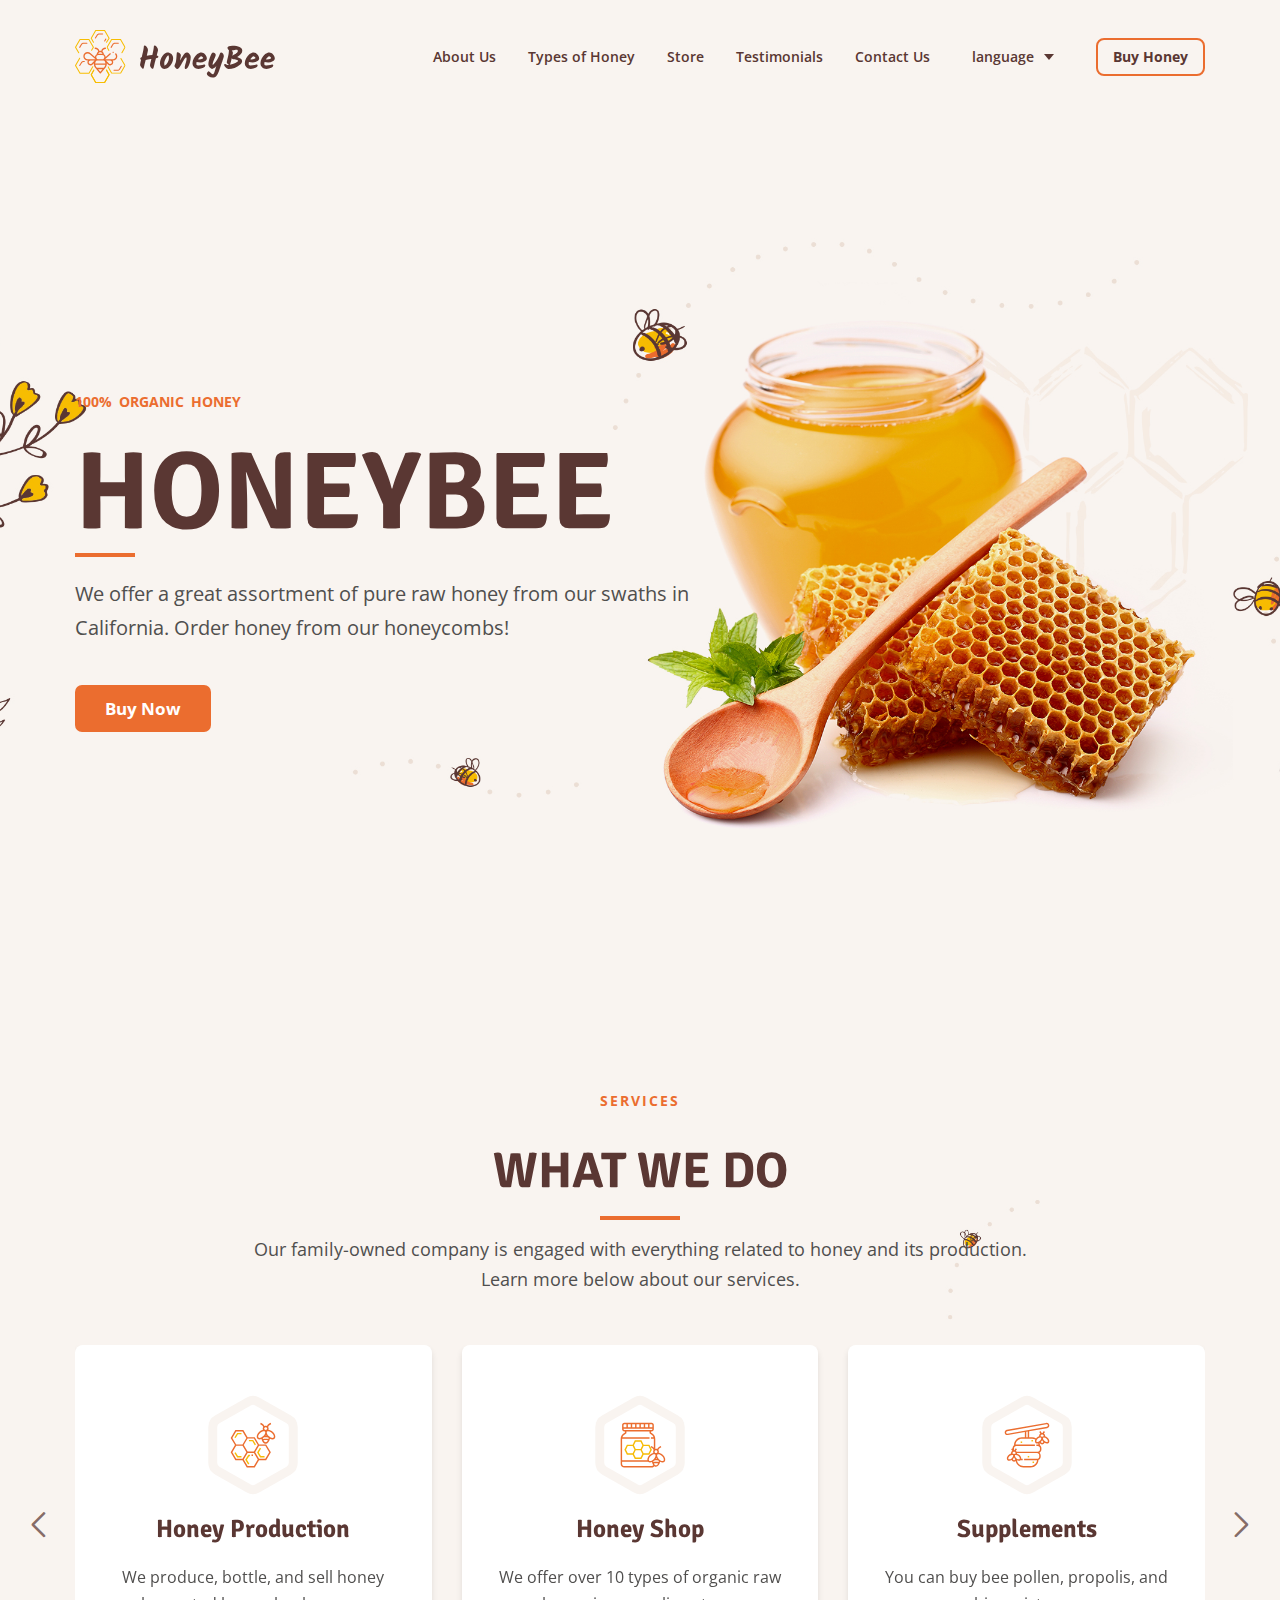
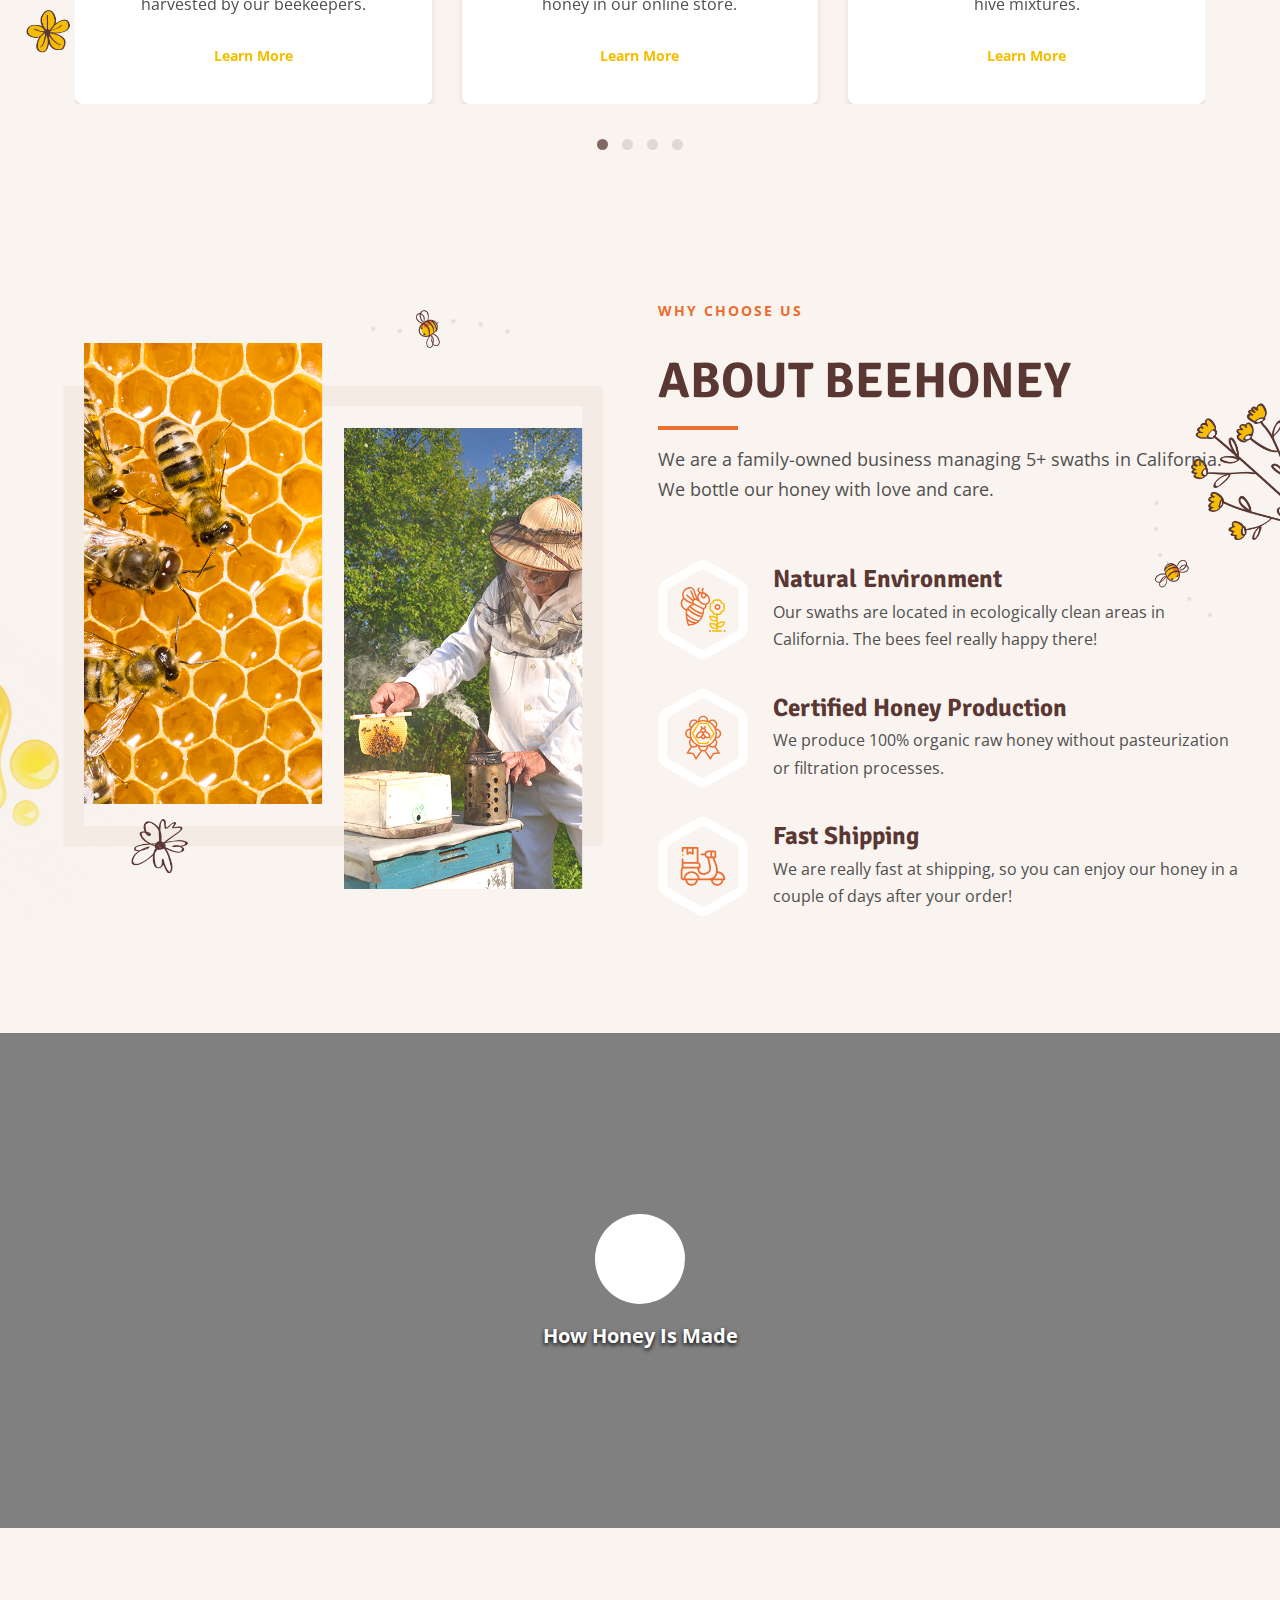
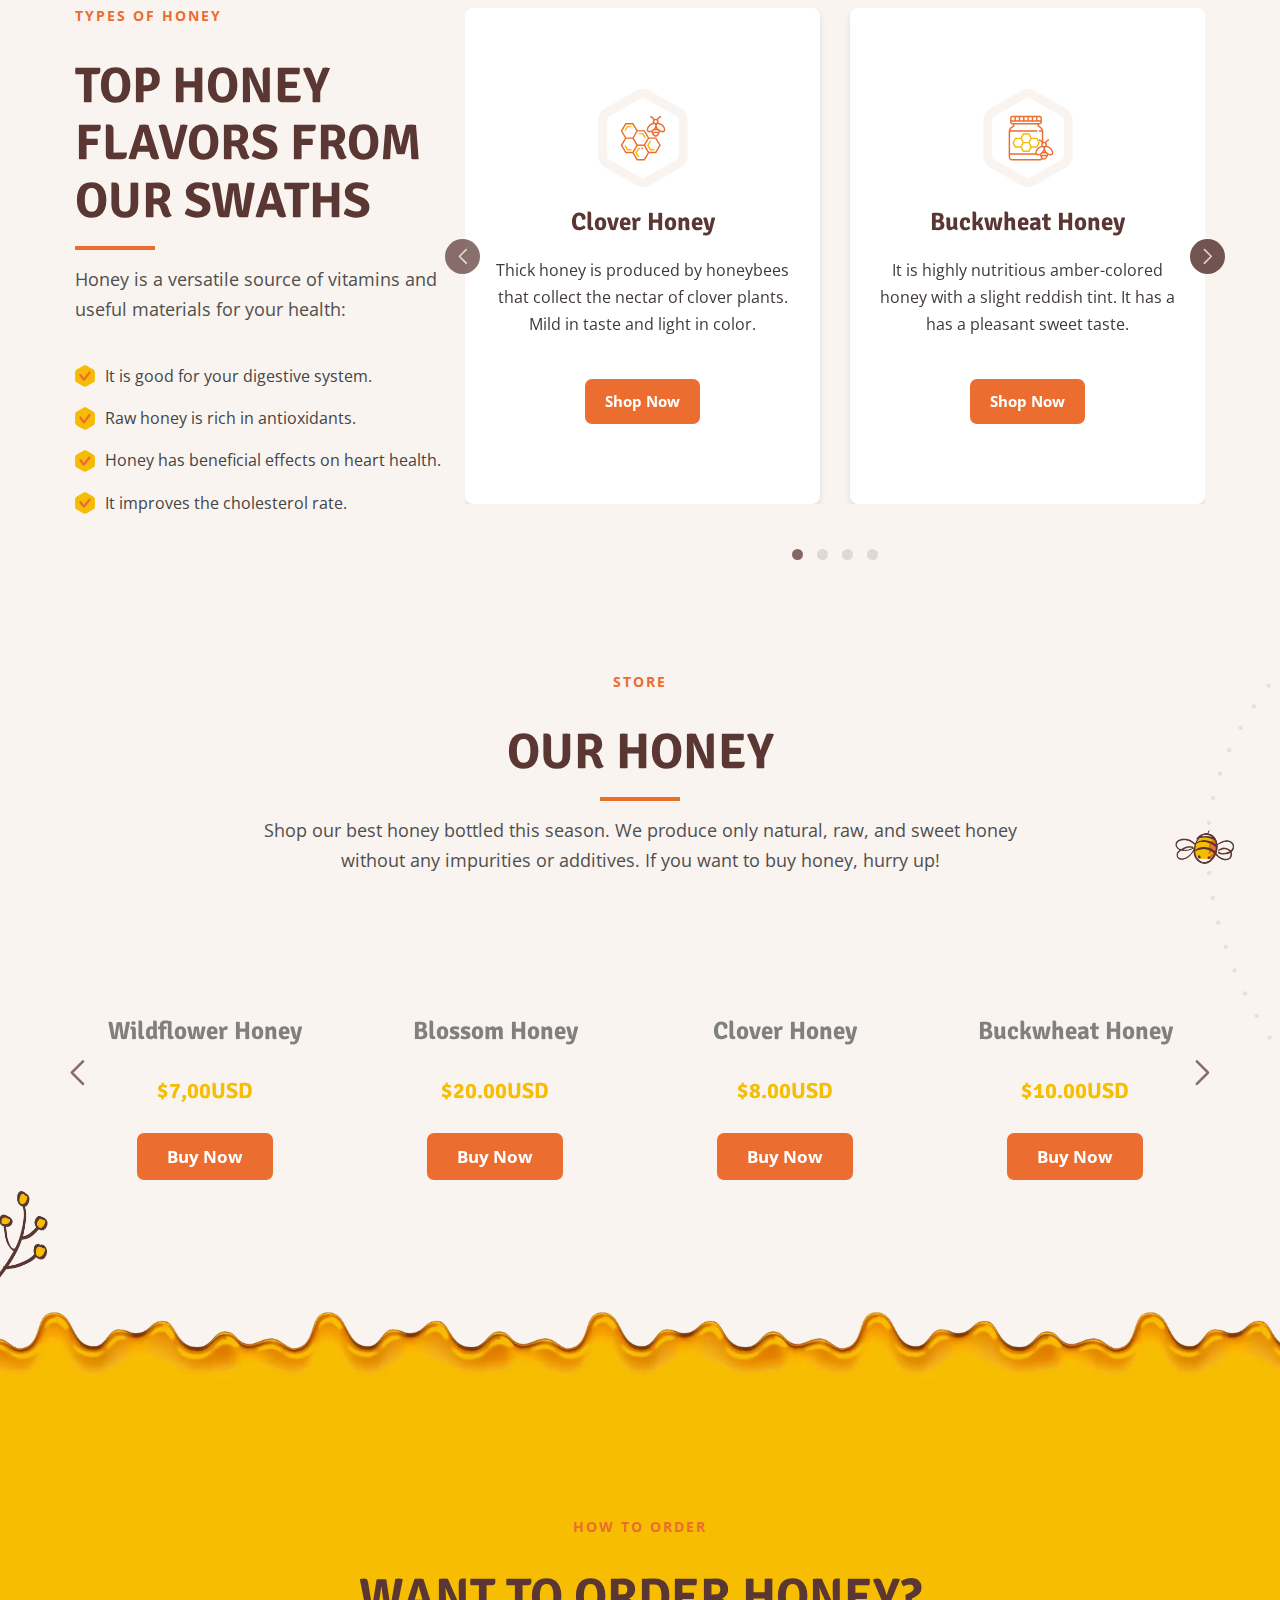
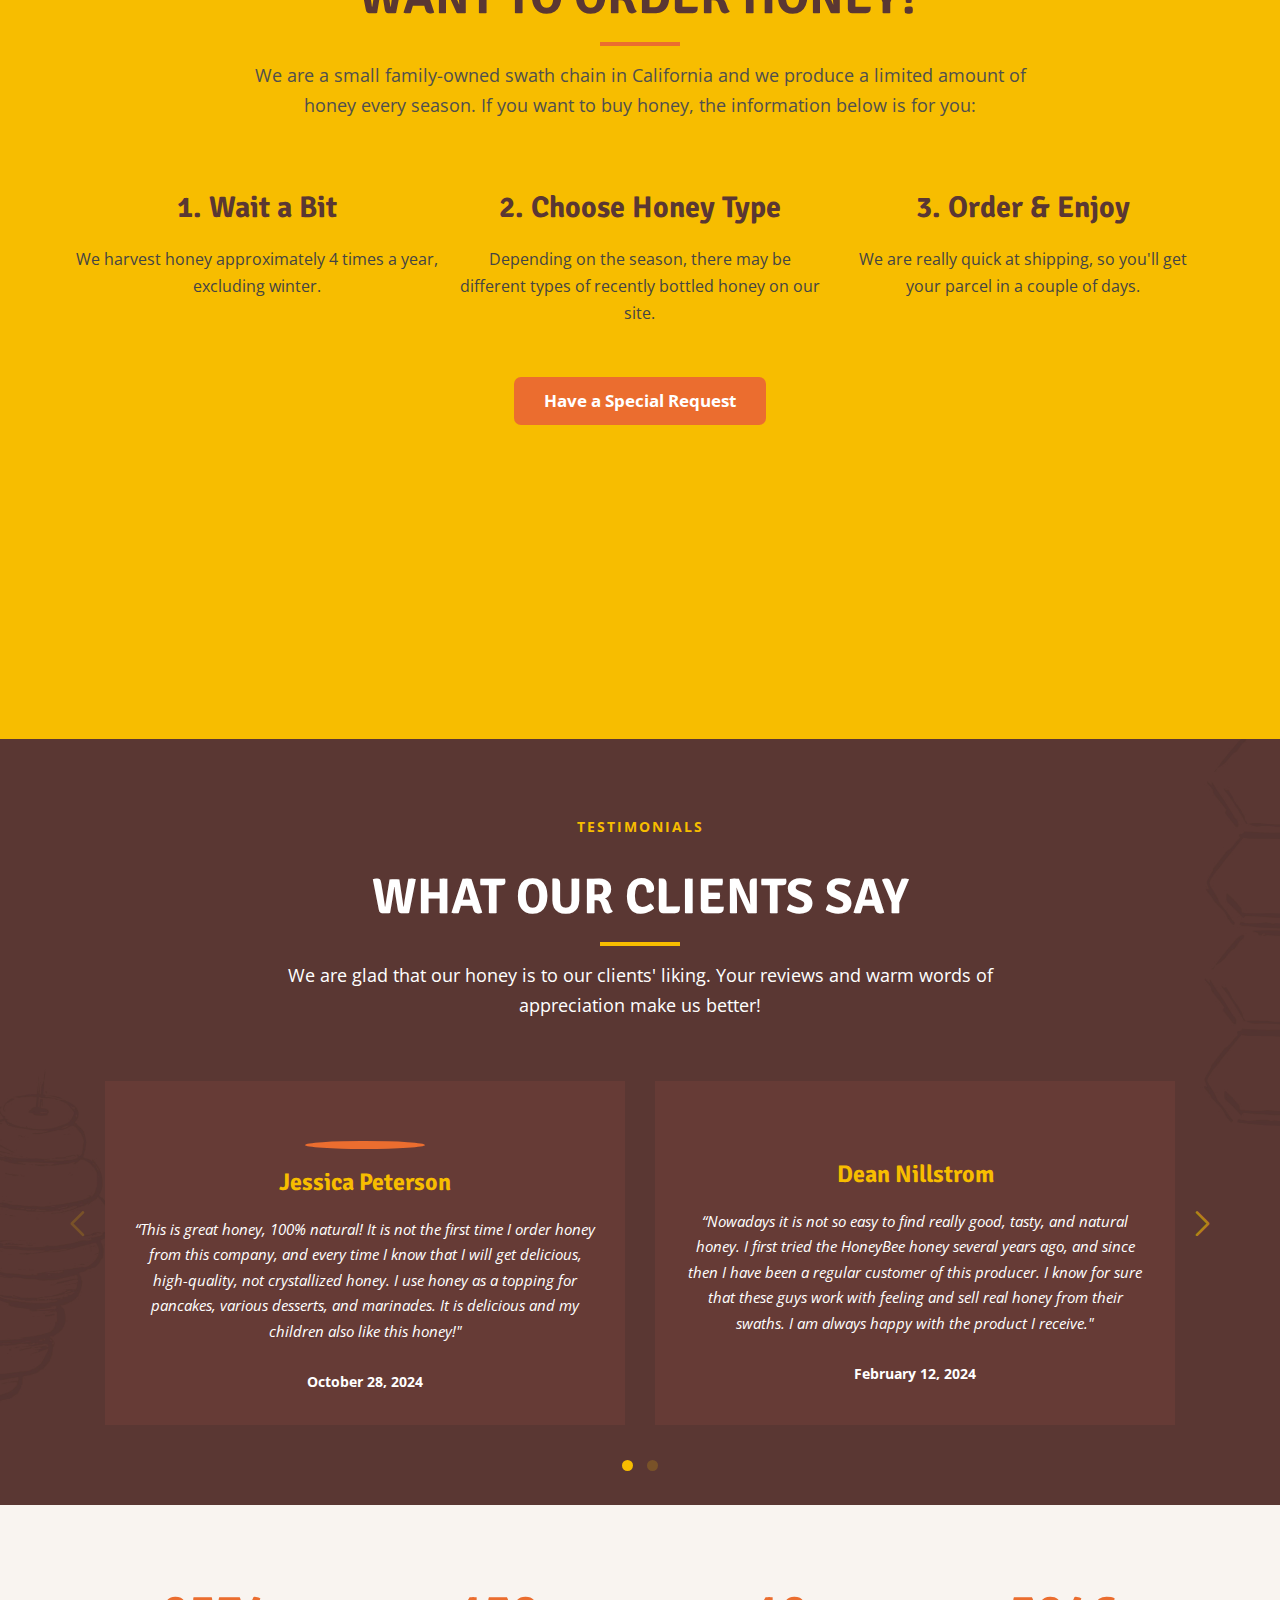
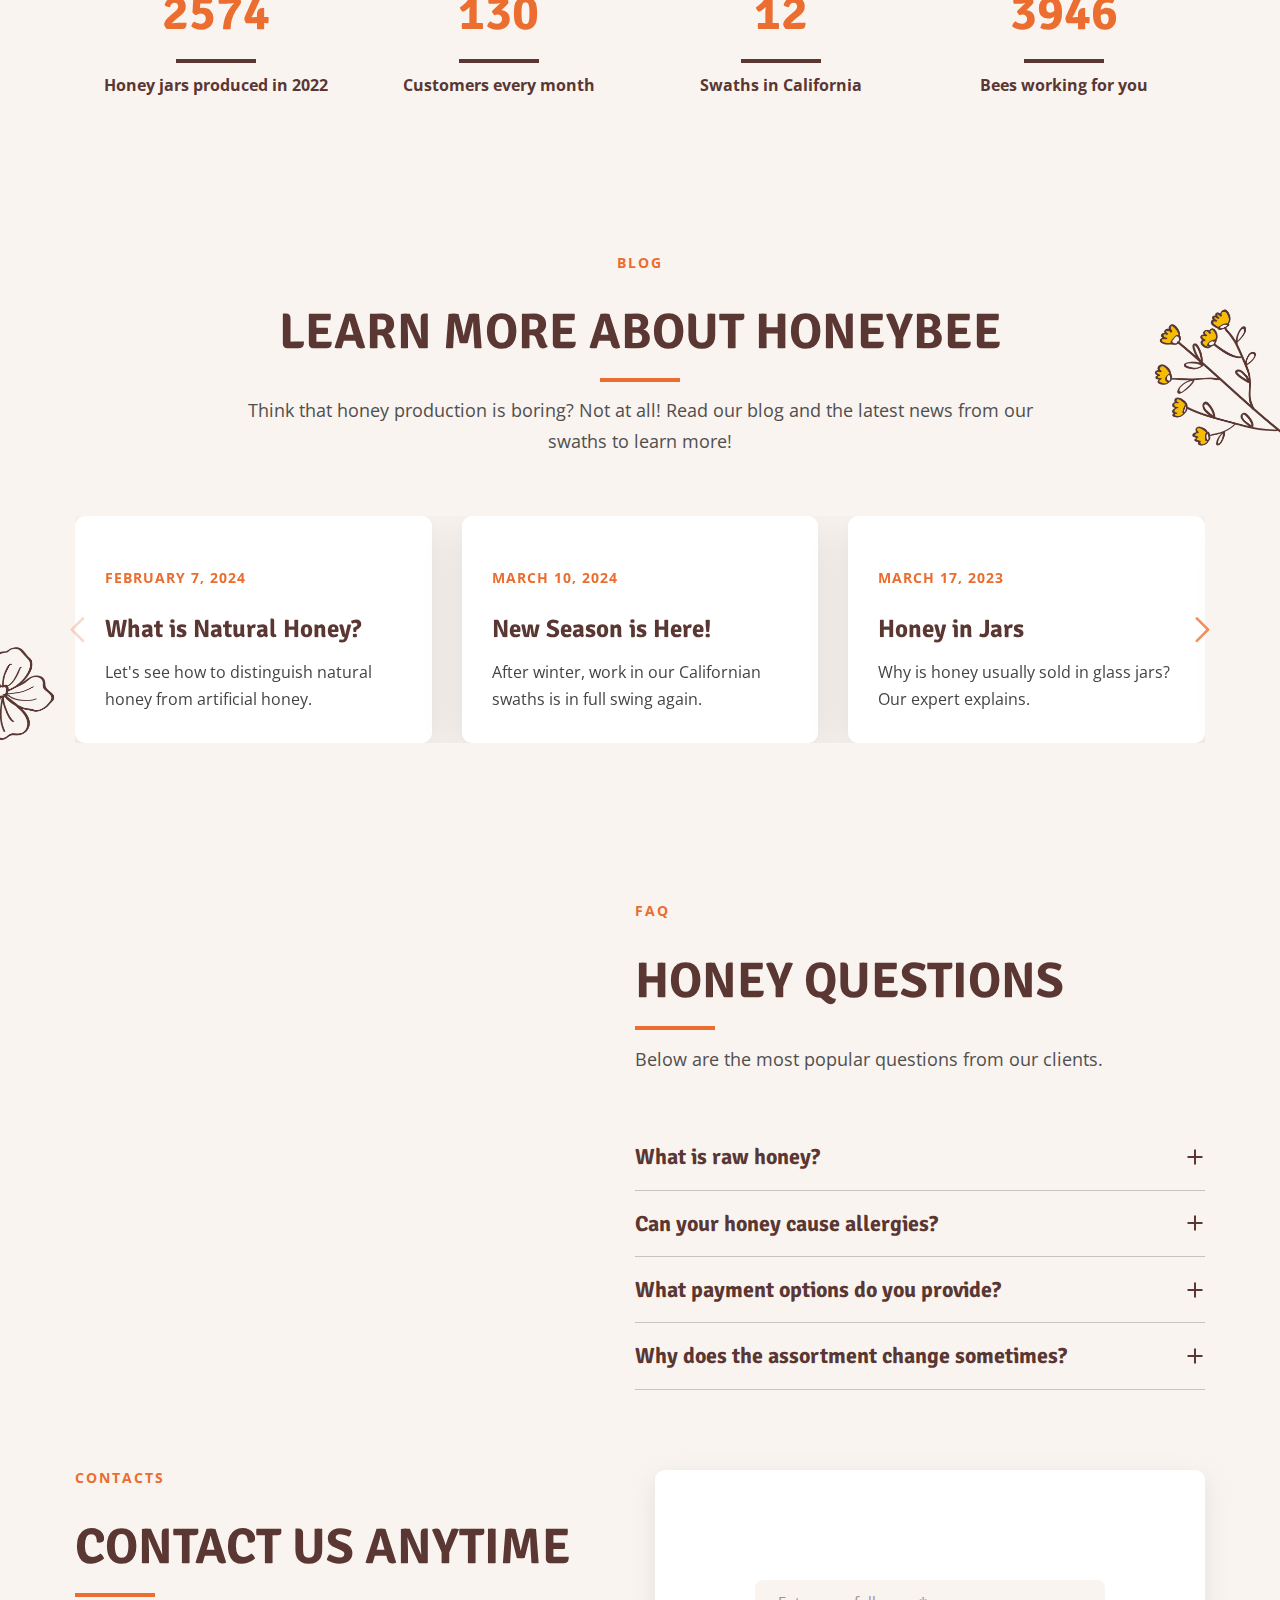
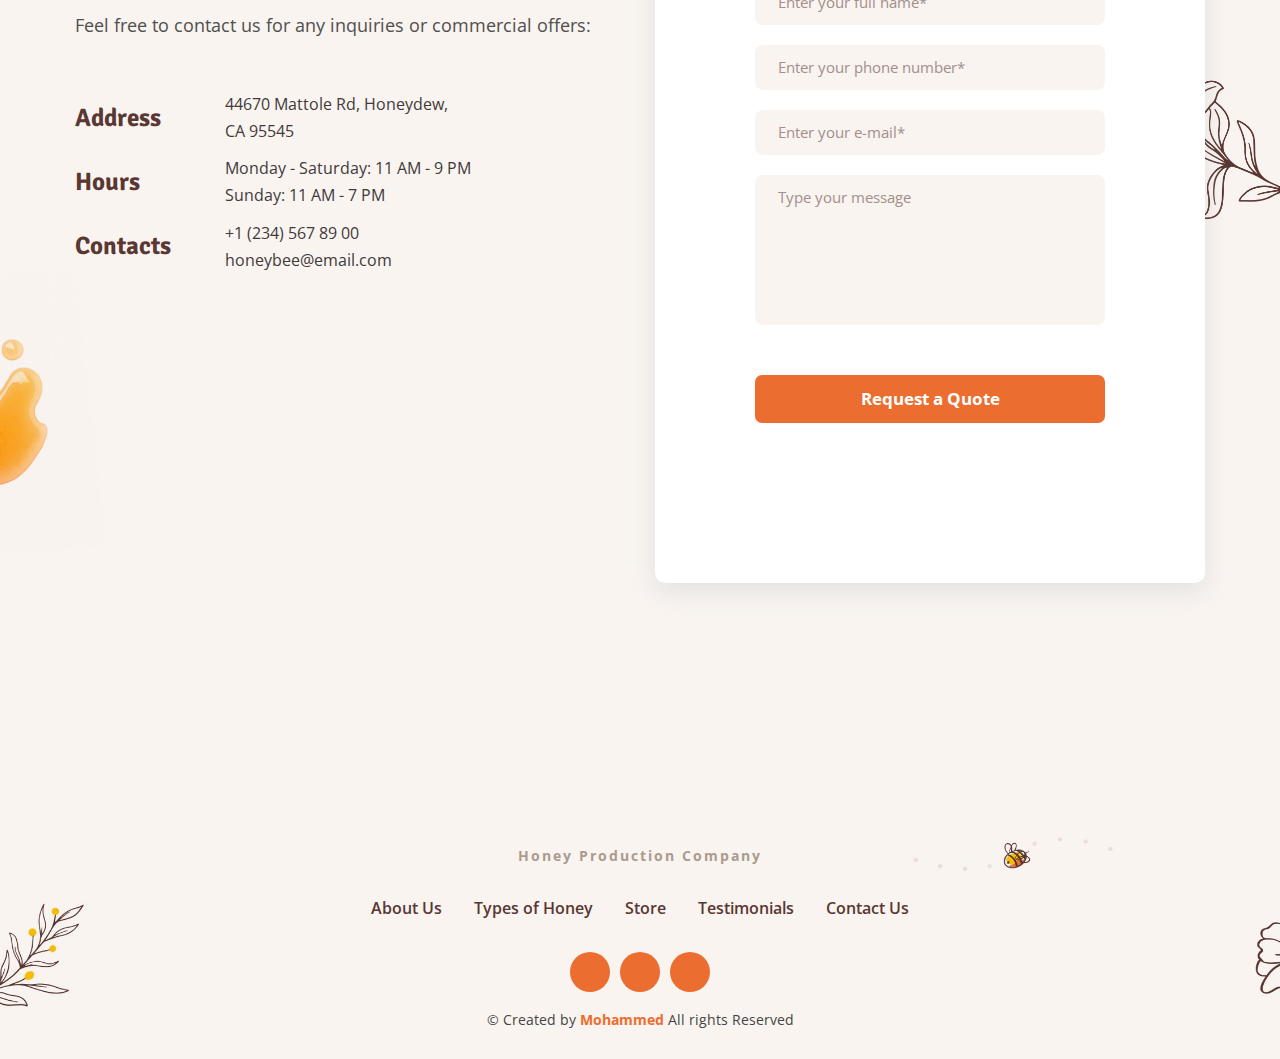
<file: index.html>
<!DOCTYPE html>
<html lang="en">
  <head>
    <meta charset="UTF-8" />
    <meta name="viewport" content="width=device-width, initial-scale=1.0" />
    <title>Honey Bee</title>
    <link
      rel="shortcut icon"
      href="./assets/images/bee_icon_website.png"
      type="image/x-icon"
    />
    <!--============ Render All Elements Normally ============-->
    <link rel="stylesheet" href="./assets/css/normalize.css" />
    <!--============ Font Awesome Library ============-->
    <link
      rel="stylesheet"
      href="https://cdnjs.cloudflare.com/ajax/libs/font-awesome/6.6.0/css/all.min.css"
      integrity="sha512-Kc323vGBEqzTmouAECnVceyQqyqdsSiqLQISBL29aUW4U/M7pSPA/gEUZQqv1cwx4OnYxTxve5UMg5GT6L4JJg=="
      crossorigin="anonymous"
      referrerpolicy="no-referrer"
    />

    <!--============ SWIPER CSS ============-->
    <link rel="stylesheet" href="assets/css/swiper-bundle.min.css" />

    <!--============ Main Template CSS File ============-->
    <link rel="stylesheet" href="assets/css/style.min.css" />

    <!--============ Global Template CSS File ============-->
    <link rel="stylesheet" href="assets/css/global.css" />
  </head>
  <body>
    <!--============ HEADER ============-->
    <header>
      <nav class="nav container">
        <a href="index.html" class="nav__logo">
          <img
            loading="lazy"
            src="assets/images/logotype.svg"
            alt="image"
            loading="lazy"
          />
        </a>

        <div class="nav__menu" id="nav-menu">
          <ul class="nav__list">
            <li>
              <a href="#about" class="nav__link">About Us</a>
            </li>

            <li>
              <a href="#type" class="nav__link">Types of Honey</a>
            </li>

            <li>
              <a href="#store" class="nav__link">Store</a>
            </li>

            <li>
              <a href="#testimonials" class="nav__link">Testimonials</a>
            </li>

            <li>
              <a href="#contact_us" class="nav__link">Contact Us</a>
            </li>

            <div class="dropdown14">
              <input type="checkbox" id="dropdown14" name="dropdown" />
              <label for="dropdown14">
                language <span class="arrow-down"></span>
              </label>
              <ul class="dropdown14-links">
                <li>
                  <a href="./index.ar.html">العربية</a>
                </li>
              </ul>
            </div>

            <li>
              <a href="#store" class="btn__link">Buy Honey</a>
            </li>
          </ul>

          <!-- Close button -->
          <div class="nav__close" id="nav-close">
            <i class="fa-solid fa-x"></i>
          </div>
        </div>

        <!-- Toggle button -->
        <div class="nav__toggle" id="nav-toggle">
          <i class="fa-solid fa-bars"></i>
        </div>
      </nav>
    </header>

    <!--============ MAIN ============-->
    <main class="main">
      <!--============ HOME ============-->
      <section class="hero">
        <div class="container">
          <div class="data-hero">
            <p>100% ORGANIC HONEY</p>
            <h1>HONEYBEE</h1>
            <p>
              We offer a great assortment of pure raw honey from our swaths in
              California. Order honey from our honeycombs!
            </p>
            <a href="#" class="btn-primary"> Buy Now </a>
          </div>
        </div>
      </section>

      <!--============ SERVICES ============-->
      <section class="services">
        <div class="container">
          <div class="data-services">
            <h5 class="section-label">SERVICES</h5>
            <h1 class="section-title">WHAT WE DO</h1>
            <p class="section-description">
              Our family-owned company is engaged with everything related to
              honey and its production. Learn more below about our services.
            </p>
          </div>

          <div class="sliders">
            <!-- Slider main container -->
            <div class="card_container swiper">
              <!-- Additional required wrapper -->
              <div class="swiper-wrapper">
                <!-- Slides -->
                <div class="swiper-slide card-item">
                  <img loading="lazy" src="assets/images/icon1.svg" alt="" />
                  <div class="body_card">
                    <h3>Honey Production</h3>
                    <p>
                      We produce, bottle, and sell honey harvested by our
                      beekeepers.
                    </p>
                    <a href="#">Learn More</a>
                  </div>
                </div>

                <div class="swiper-slide card-item">
                  <img loading="lazy" src="assets/images/icon3.svg" alt="" />
                  <div class="body_card">
                    <h3>Honey Shop</h3>
                    <p>
                      We offer over 10 types of organic raw honey in our online
                      store.
                    </p>
                    <a href="#">Learn More</a>
                  </div>
                </div>

                <div class="swiper-slide card-item">
                  <img loading="lazy" src="assets/images/icon2.svg" alt="" />
                  <div class="body_card">
                    <h3>Supplements</h3>
                    <p>You can buy bee pollen, propolis, and hive mixtures.</p>
                    <a href="#">Learn More</a>
                  </div>
                </div>

                <div class="swiper-slide card-item">
                  <img loading="lazy" src="assets/images/icon4.svg" alt="" />
                  <div class="body_card">
                    <h3>Beekeeping Classes</h3>
                    <p>
                      Feel free to book excursions and workshops at our swaths.
                    </p>
                    <a href="#">Learn More</a>
                  </div>
                </div>
              </div>
            </div>
            <!-- If we need navigation buttons -->
            <div class="swiper-button-prev services-prev"></div>
            <div class="swiper-button-next services-next"></div>
            <!-- If we need pagination -->
            <div class="swiper-pagination swiper-pagination-services"></div>
          </div>
        </div>
      </section>

      <!--============ ABOUT ============-->
      <section class="about" id="about">
        <div class="container">
          <img loading="lazy" src="./assets/images/about.png" alt="image" />
          <div class="data-about">
            <h5 class="section-label">WHY CHOOSE US</h5>
            <h1 class="section-title">ABOUT BEEHONEY</h1>
            <p class="section-description">
              We are a family-owned business managing 5+ swaths in California.
              We bottle our honey with love and care.
            </p>

            <div class="features-container">
              <ul>
                <div class="feature-box">
                  <div class="feature-icon">
                    <img
                      loading="lazy"
                      src="./assets/images/icon6.svg"
                      alt="image"
                    />
                  </div>
                  <div class="feature-text">
                    <h3 class="feature-title">Natural Environment</h3>
                    <p class="feature-description">
                      Our swaths are located in ecologically clean areas in
                      California. The bees feel really happy there!
                    </p>
                  </div>
                </div>

                <div class="feature-box">
                  <div class="feature-icon">
                    <img
                      loading="lazy"
                      src="./assets/images/icon5.svg"
                      alt="image"
                    />
                  </div>
                  <div class="feature-text">
                    <h3 class="feature-title">Certified Honey Production</h3>
                    <p class="feature-description">
                      We produce 100% organic raw honey without pasteurization
                      or filtration processes.
                    </p>
                  </div>
                </div>

                <div class="feature-box">
                  <div class="feature-icon">
                    <img
                      loading="lazy"
                      src="./assets/images/icon7.svg"
                      alt="image"
                    />
                  </div>
                  <div class="feature-text">
                    <h3 class="feature-title">Fast Shipping</h3>
                    <p class="feature-description">
                      We are really fast at shipping, so you can enjoy our honey
                      in a couple of days after your order!
                    </p>
                  </div>
                </div>
              </ul>
            </div>
          </div>
        </div>
      </section>

      <!--============ HERO VIDEO ============-->
      <section class="hero-video">
        <div class="play-icon">
          <i class="fa-solid fa-play"></i>
        </div>
        <h3>How Honey Is Made</h3>
      </section>

      <!--============ HONEY TYPES ============-->
      <section class="honey-types" id="type">
        <div class="container">
          <div class="data-honey-types">
            <h5 class="section-label">TYPES OF HONEY</h5>
            <h1 class="section-title">TOP HONEY FLAVORS FROM OUR SWATHS</h1>
            <p class="section-description">
              Honey is a versatile source of vitamins and useful materials for
              your health:
            </p>

            <ul class="honey-benefits">
              <div>
                <img
                  loading="lazy"
                  src="assets/images/check-20icon.svg"
                  alt="image"
                />
                <li>It is good for your digestive system.</li>
              </div>
              <div>
                <img
                  loading="lazy"
                  src="assets/images/check-20icon.svg"
                  alt="image"
                />
                <li>Raw honey is rich in antioxidants.</li>
              </div>
              <div>
                <img
                  loading="lazy"
                  src="assets/images/check-20icon.svg"
                  alt="image"
                />
                <li>Honey has beneficial effects on heart health.</li>
              </div>
              <div>
                <img
                  loading="lazy"
                  src="assets/images/check-20icon.svg"
                  alt="image"
                />
                <li>It improves the cholesterol rate.</li>
              </div>
            </ul>
          </div>

          <div class="sliders">
            <!-- Slider main container -->
            <div class="cards_honey swiper">
              <!-- Additional required wrapper -->
              <div class="swiper-wrapper">
                <!-- Slides -->
                <div class="swiper-slide card-item">
                  <img
                    loading="lazy"
                    src="assets/images/icon1.svg"
                    alt="image"
                  />
                  <div class="body_card">
                    <h3>Clover Honey</h3>
                    <p>
                      Thick honey is produced by honeybees that collect the
                      nectar of clover plants. Mild in taste and light in color.
                    </p>
                    <a class="btn-primary" href="#">Shop Now</a>
                  </div>
                </div>

                <div class="swiper-slide card-item">
                  <img loading="lazy" src="assets/images/icon3.svg" alt="" />
                  <div class="body_card">
                    <h3>Buckwheat Honey</h3>
                    <p>
                      It is highly nutritious amber-colored honey with a slight
                      reddish tint. It has a has a pleasant sweet taste.
                    </p>
                    <a class="btn-primary" href="#">Shop Now</a>
                  </div>
                </div>

                <div class="swiper-slide card-item">
                  <img loading="lazy" src="assets/images/icon2.svg" alt="" />
                  <div class="body_card">
                    <h3>Wildflower Honey</h3>
                    <p>
                      It is also known as polyfloral honey. It is made from the
                      nectar of different species of flowers or blossoms.
                    </p>
                    <a class="btn-primary" href="#">Shop Now</a>
                  </div>
                </div>

                <div class="swiper-slide card-item">
                  <img loading="lazy" src="assets/images/icon4.svg" alt="" />
                  <div class="body_card">
                    <h3>Citrus Blossom Honey</h3>
                    <p>
                      This honey is sweet and relatively thick, a perfect match
                      for your tea or toast. It is the best association with
                      California!
                    </p>
                    <a class="btn-primary" href="#">Shop Now</a>
                  </div>
                </div>
              </div>
            </div>
            <!-- If we need navigation buttons -->
            <div class="swiper-button-prev type-prev"></div>
            <div class="swiper-button-next type-next"></div>
            <!-- If we need pagination -->
            <div class="swiper-pagination swiper-pagination-honey"></div>
          </div>
        </div>
      </section>

      <!--============ STORE ============-->
      <section class="store" id="store">
        <h5 class="section-label">STORE</h5>
        <h1 class="section-title">OUR HONEY</h1>
        <p class="section-description">
          Shop our best honey bottled this season. We produce only natural, raw,
          and sweet honey without any impurities or additives. If you want to
          buy honey, hurry up!
        </p>

        <div class="container">
          <div class="sliders">
            <!-- Slider main container -->
            <div class="store_slider swiper">
              <!-- Additional required wrapper -->
              <div class="swiper-wrapper">
                <!-- Slides -->

                <div
                  class="swiper-slide card-item"
                  onclick="storeProductData(this)"
                  data-name="Wildflower Honey"
                  data-price="7,00"
                  data-src="assets/images/480 (3).jpeg"
                  data-code="18"
                  data-weight="300"
                >
                  <a href="product.html">
                    <img
                      loading="lazy"
                      src="assets/images/480 (3).jpeg"
                      alt="image"
                    />
                  </a>
                  <div class="body_card">
                    <a href="product.html">
                      <h3>Wildflower Honey</h3>
                    </a>
                    <h3 class="price">$7,00USD</h3>
                    <button
                      class="btn-primary"
                      onclick="addProductToCart(this.closest('.card-item'))"
                    >
                      Buy Now
                    </button>
                    <!-- <button class="btn-primary" onclick="addProductToCart(false)">Buy Now</button> -->
                  </div>
                </div>

                <div
                  class="swiper-slide card-item"
                  onclick="storeProductData(this)"
                  data-src="assets/images/480.jpeg"
                  data-name="Blossom Honey"
                  data-price="20,00"
                  data-code="19"
                  data-weight="450"
                >
                  <a href="./product.html">
                    <img
                      loading="lazy"
                      src="assets/images/480.jpeg"
                      alt="image"
                    />
                  </a>
                  <div class="body_card">
                    <a href="./product.html">
                      <h3>Blossom Honey</h3>
                    </a>
                    <h3 class="price">$20.00USD</h3>
                    <button
                      class="btn-primary"
                      onclick="addProductToCart(this.closest('.card-item'))"
                    >
                      Buy Now
                    </button>
                  </div>
                </div>

                <div
                  class="swiper-slide card-item"
                  onclick="storeProductData(this)"
                  data-src="assets/images/480 (1).jpeg"
                  data-name="Clover Honey"
                  data-price="8,00"
                  data-code="20"
                  data-weight="300"
                >
                  <a href="product.html">
                    <img
                      loading="lazy"
                      src="assets/images/480 (1).jpeg"
                      alt="image"
                    />
                  </a>
                  <div class="body_card">
                    <a href="product.html">
                      <h3>Clover Honey</h3>
                    </a>
                    <h3 class="price">$8.00USD</h3>
                    <button
                      class="btn-primary"
                      onclick="addProductToCart(this.closest('.card-item'))"
                    >
                      Buy Now
                    </button>
                  </div>
                </div>

                <div
                  class="swiper-slide card-item"
                  onclick="storeProductData(this)"
                  data-src="assets/images/480 (2).jpeg"
                  data-name="Buckwheat Honey"
                  data-price="10,00"
                  data-code="21"
                  data-weight="300"
                >
                  <a href="product.html">
                    <img
                      loading="lazy"
                      src="assets/images/480 (2).jpeg"
                      alt="image"
                    />
                  </a>
                  <div class="body_card">
                    <a href="product.html">
                      <h3>Buckwheat Honey</h3>
                    </a>
                    <h3 class="price">$10.00USD</h3>
                    <button
                      class="btn-primary"
                      onclick="addProductToCart(this.closest('.card-item'))"
                    >
                      Buy Now
                    </button>
                  </div>
                </div>

                <div
                  class="swiper-slide card-item"
                  onclick="storeProductData(this)"
                  data-src="assets/images/480 (4).jpeg"
                  data-name="Citrus Blossom Honey"
                  data-price="15,00"
                  data-code="22"
                  data-weight="450"
                >
                  <a href="product.html">
                    <img
                      loading="lazy"
                      src="assets/images/480 (4).jpeg"
                      alt="image"
                    />
                  </a>
                  <div class="body_card">
                    <a href="product.html">
                      <h3>Citrus Blossom Honey</h3>
                    </a>
                    <h3 class="price">$15.00USD</h3>
                    <button
                      class="btn-primary"
                      onclick="addProductToCart(this.closest('.card-item'))"
                    >
                      Buy Now
                    </button>
                  </div>
                </div>
              </div>
            </div>
            <!-- If we need navigation buttons -->
            <div class="swiper-button-prev store-prev"></div>
            <div class="swiper-button-next store-next"></div>
          </div>
        </div>
      </section>

      <!--============ ORDER ============-->
      <section class="order">
        <div class="backgourng-top"></div>

        <div class="container">
          <h5 class="section-label">HOW TO ORDER</h5>
          <h1 class="section-title">WANT TO ORDER HONEY?</h1>
          <p class="section-description">
            We are a small family-owned swath chain in California and we produce
            a limited amount of honey every season. If you want to buy honey,
            the information below is for you:
          </p>

          <div class="order-container">
            <div class="box-order">
              <img loading="lazy" src="assets/images/icon12.svg" alt="image" />
              <h3>1. Wait a Bit</h3>
              <p>
                We harvest honey approximately 4 times a year, excluding winter.
              </p>
            </div>

            <div class="box-order">
              <img loading="lazy" src="assets/images/icon13.svg" alt="image" />
              <h3>2. Choose Honey Type</h3>
              <p>
                Depending on the season, there may be different types of
                recently bottled honey on our site.
              </p>
            </div>

            <div class="box-order">
              <img loading="lazy" src="assets/images/icon14.svg" alt="image" />
              <h3>3. Order & Enjoy</h3>
              <p>
                We are really quick at shipping, so you'll get your parcel in a
                couple of days.
              </p>
            </div>
          </div>
          <a class="btn-primary" href="#">Have a Special Request</a>
        </div>
      </section>

      <!--============ TESTIMONIALS ============-->
      <section class="testimonials" id="testimonials">
        <div class="container">
          <h5 class="section-label">TESTIMONIALS</h5>
          <h1 class="section-title">WHAT OUR CLIENTS SAY</h1>
          <p class="section-description">
            We are glad that our honey is to our clients' liking. Your reviews
            and warm words of appreciation make us better!
          </p>

          <div class="sliders">
            <!-- Slider main container -->
            <div class="testimonials_slider swiper">
              <!-- Additional required wrapper -->
              <div class="swiper-wrapper">
                <!-- Slides -->
                <div class="swiper-slide card-item">
                  <div class="body_card">
                    <img
                      loading="lazy"
                      src="assets/images/user1.jpeg"
                      alt="user Image"
                      class="image"
                    />
                    <h3>Jessica Peterson</h3>
                    <blockquote>
                      “This is great honey, 100% natural! It is not the first
                      time I order honey from this company, and every time I
                      know that I will get delicious, high-quality, not
                      crystallized honey. I use honey as a topping for pancakes,
                      various desserts, and marinades. It is delicious and my
                      children also like this honey!"
                    </blockquote>
                    <p class="post-date">October 28, 2024</p>
                  </div>
                </div>

                <div class="swiper-slide card-item">
                  <div class="body_card">
                    <img
                      loading="lazy"
                      src="assets/images/user-2.png"
                      alt="user Image"
                    />
                    <h3>Dean Nillstrom</h3>
                    <blockquote>
                      “Nowadays it is not so easy to find really good, tasty,
                      and natural honey. I first tried the HoneyBee honey
                      several years ago, and since then I have been a regular
                      customer of this producer. I know for sure that these guys
                      work with feeling and sell real honey from their swaths. I
                      am always happy with the product I receive."
                    </blockquote>
                    <p class="post-date">February 12, 2024</p>
                  </div>
                </div>

                <div class="swiper-slide card-item">
                  <div class="body_card">
                    <img
                      loading="lazy"
                      src="assets/images/user2.jpeg"
                      alt="user Image"
                      class="image"
                    />
                    <h3>Diana Fergusson</h3>
                    <blockquote>
                      “Having tasted this honey once, I no longer needed
                      alternatives. This is the tastiest honey I've ever tried!
                      I buy different types of honey, from clover to buckwheat.
                      Each jar of honey is a real triumph of taste. This is real
                      honey — thick, aromatic, dark, and moderately sweet.
                      Exactly what I need!"
                    </blockquote>
                    <p class="post-date">April 18, 2024</p>
                  </div>
                </div>
              </div>
            </div>
            <!-- If we need navigation buttons -->
            <div class="swiper-button-prev testimonials-prev"></div>
            <div class="swiper-button-next testimonials-next"></div>
            <!-- If we need pagination -->
            <div class="swiper-pagination swiper-pagination-testimonials"></div>
          </div>
        </div>
      </section>

      <!--============ STATS NUMBER ============-->
      <section class="stats-number">
        <div class="container">
          <div class="box-stat">
            <h1 class="section-title">2574</h1>
            <h3>Honey jars produced in 2022</h3>
          </div>

          <div class="box-stat">
            <h1 class="section-title">130</h1>
            <h3>Customers every month</h3>
          </div>

          <div class="box-stat">
            <h1 class="section-title">12</h1>
            <h3>Swaths in California</h3>
          </div>

          <div class="box-stat">
            <h1 class="section-title">3946</h1>
            <h3>Bees working for you</h3>
          </div>
        </div>
      </section>

      <!--============ BLOG ============-->
      <section class="blog">
        <h5 class="section-label">BLOG</h5>
        <h1 class="section-title">LEARN MORE ABOUT HONEYBEE</h1>
        <p class="section-description">
          Think that honey production is boring? Not at all! Read our blog and
          the latest news from our swaths to learn more!
        </p>
        <div class="container">
          <div class="sliders">
            <!-- Slider main container -->
            <div class="blog_slider swiper">
              <!-- Additional required wrapper -->
              <div class="swiper-wrapper">
                <!-- Slides -->
                <div class="swiper-slide card-item">
                  <div class="body_card">
                    <img loading="lazy" src="assets/images/news-2.jpg" alt="" />
                    <p class="post-date">FEBRUARY 7, 2024</p>
                    <h3>What is Natural Honey?</h3>
                    <p>
                      Let's see how to distinguish natural honey from artificial
                      honey.
                    </p>
                  </div>
                </div>

                <div class="swiper-slide card-item">
                  <div class="body_card">
                    <img loading="lazy" src="assets/images/news-3.jpg" alt="" />
                    <p class="post-date">MARCH 10, 2024</p>
                    <h3>New Season is Here!</h3>
                    <p>
                      After winter, work in our Californian swaths is in full
                      swing again.
                    </p>
                  </div>
                </div>

                <div class="swiper-slide card-item">
                  <div class="body_card">
                    <img loading="lazy" src="assets/images/news-1.jpg" alt="" />
                    <p class="post-date">MARCH 17, 2023</p>
                    <h3>Honey in Jars</h3>
                    <p>
                      Why is honey usually sold in glass jars? <br />
                      Our expert explains.
                    </p>
                  </div>
                </div>

                <div class="swiper-slide card-item">
                  <div class="body_card">
                    <img loading="lazy" src="assets/images/news-4.jpg" alt="" />
                    <p class="post-date">APRIL 12, 2023</p>
                    <h3>How is Honey Harvested?</h3>
                    <p>
                      After winter, work in our Californian <br />
                      swaths is in full swing again
                    </p>
                  </div>
                </div>
              </div>
            </div>
            <!-- If we need navigation buttons -->
            <div class="swiper-button-prev blog-prev"></div>
            <div class="swiper-button-next blog-next"></div>
          </div>
        </div>
      </section>

      <!--============ FAQ ============-->
      <section class="faq">
        <div class="container">
          <img
            loading="lazy"
            src="assets/images/60a6203d80a13d0021b9d5b9_optimized_900_c900x1000-0x0.jpeg"
            alt="image"
          />
          <div class="data-faq">
            <h5 class="section-label">FAQ</h5>
            <h1 class="section-title">HONEY QUESTIONS</h1>
            <p class="section-description">
              Below are the most popular questions from our clients.
            </p>

            <div class="faq-container">
              <div class="faq-item">
                <div class="faq-question">
                  <h2>What is raw honey?</h2>
                  <div class="faq-toggle">
                    <span></span>
                    <span class="toggle-ele"></span>
                  </div>
                </div>
                <div class="faq-answer">
                  <p>
                    Raw honey is honey as it is in the beehive. Raw honey is
                    made by extracting honey from the honeycombs and separating
                    it from impurities. It doesn't contain any hidden sugars and
                    is not pasteurized or processed.
                  </p>
                </div>
              </div>

              <div class="faq-item">
                <div class="faq-question">
                  <h2>Can your honey cause allergies?</h2>
                  <div class="faq-toggle">
                    <span></span>
                    <span class="toggle-ele"></span>
                  </div>
                </div>
                <div class="faq-answer">
                  <p>
                    We sell pure organic honey but it can cause allergies,
                    indeed. Typical symptoms are the same as common pollen
                    allergy symptoms: runny nose, sneezing, and swelling.
                  </p>
                </div>
              </div>

              <div class="faq-item">
                <div class="faq-question">
                  <h2>What payment options do you provide?</h2>
                  <div class="faq-toggle">
                    <span></span>
                    <span class="toggle-ele"></span>
                  </div>
                </div>
                <div class="faq-answer">
                  <p>
                    We accept Visa and MasterCard cards issued by any American
                    bank. You can also use PayPal.
                  </p>
                </div>
              </div>

              <div class="faq-item">
                <div class="faq-question">
                  <h2>Why does the assortment change sometimes?</h2>
                  <div class="faq-toggle">
                    <span></span>
                    <span class="toggle-ele"></span>
                  </div>
                </div>
                <div class="faq-answer">
                  <p>
                    We bottle honey 3-4 times per year, according to the harvest
                    seasons. Our capabilities are limited to around 3000 jars a
                    year. Therefore, depending on the season, there may be
                    different honey in our assortment, and some products may be
                    temporarily unavailable.
                  </p>
                </div>
              </div>
            </div>
          </div>
        </div>
      </section>

      <!--============ CONTACT ============-->
      <section class="contact" id="contact_us">
        <div class="container">
          <div class="data-contact">
            <h5 class="section-label">CONTACTS</h5>
            <h1 class="section-title">CONTACT US ANYTIME</h1>
            <p class="section-description">
              Feel free to contact us for any inquiries or commercial offers:
            </p>

            <div class="data-info">
              <div class="info-group">
                <h3>Address</h3>
                <p>
                  44670 Mattole Rd, Honeydew, <br />
                  CA 95545
                </p>
              </div>

              <div class="info-group">
                <h3>Hours</h3>
                <p>
                  Monday - Saturday: 11 AM - 9 PM <br />
                  Sunday: 11 AM - 7 PM
                </p>
              </div>

              <div class="info-group">
                <h3>Contacts</h3>
                <p>
                  +1 (234) 567 89 00 <br />
                  honeybee@email.com
                </p>
              </div>
            </div>

            <div class="map">
              <iframe
                src="https://www.google.com/maps/embed?pb=!1m18!1m12!1m3!1d698150.6230082805!2d8.2231001!3d46.8800804!2m3!1f0!2f0!3f0!3m2!1i1024!2i768!4f13.1!3m3!1m2!1s0x478ff3d94530bdab%3A0xb5df0b1031f484c4!2sSelbstbedienungs%20Hofladen%20Imkerei%20Wilen!5e0!3m2!1sar!2ssa!4v1733448809404!5m2!1sar!2ssa"
                width="570"
                height="244"
                style="border: 0"
                allowfullscreen=""
                loading="lazy"
                referrerpolicy="no-referrer-when-downgrade"
              ></iframe>
            </div>
          </div>

          <form class="form" action="#">
            <input
              type="text"
              class="input required"
              placeholder="Enter your full name*"
              required
            />
            <input
              type="tel"
              class="input required"
              placeholder="Enter your phone number*"
              required
              min="9"
            />
            <input
              type="email"
              class="input required"
              placeholder="Enter your e-mail*"
              required
            />
            <textarea class="input" placeholder="Type your message"></textarea>
            <input
              type="submit"
              class="btn-primary"
              id="input_request"
              value="Request a Quote"
            />
          </form>
        </div>
      </section>

      <div class="pop-up-contact" id="pop_up_contact">
        <i class="fa-solid fa-xmark close" id="close"></i>
        <img loading="lazy" src="./assets/images/done.png" alt="done" />
        <h4>Thank you!</h4>
        <p>We will contact you shortly.</p>
        <button class="btn-primary">ok</button>
      </div>
      <div class="pop-up-shadow" id="pop_up_shadow"></div>

      <!--============ HONEY GALLERY ============-->
      <section class="honey-gallery">
        <img loading="lazy" src="assets/images/gallery-5.jpg" alt="image" />
        <img loading="lazy" src="assets/images/gallery-4.jpg" alt="image" />
        <img loading="lazy" src="assets/images/gallery-1.jpeg" alt="image" />
        <img loading="lazy" src="assets/images/gallery-3.jpg" alt="image" />
        <img loading="lazy" src="assets/images/gallery-2.jpg" alt="image" />
      </section>
    </main>

    <!--============ SHOPPING PAGE ============-->
    <div class="overlay" id="overlay">
      <div class="" id="change-height">
        <div class="shopping-page" id="shopping_page">
          <div class="header-shopping-page">
            <h2>Shopping cart</h2>
            <i class="fa-solid fa-xmark" id="close_shopping_page"></i>
          </div>
          <div class="container-shopping" id="container_shopping">
            <div class="layer-empty" id="layer_empty">
              <p>Shopping cart is empty</p>
              <p>Continue shopping to add product to your cart</p>
            </div>

            <div class="body-shopping-page">
              <p>Products</p>
              <div class="shop-carts" id="shop_carts"></div>
            </div>

            <div class="promo-total">
              <div>
                <button class="promo-code" id="promo_code">Promo code</button>
                <div class="container-promo-input" id="container_promo_input">
                  <div>
                    <input
                      type="text"
                      placeholder="Enter Promo code"
                      id="input_promo"
                    />
                    <p class="promo-invalid" id="promo_invalid">
                      Promo code can't be applied
                    </p>
                  </div>
                  <button id="promo_ok">ok</button>
                </div>
              </div>
              <div class="container_total">
                Total:
                <p class="total" id="total">$60,000</p>
              </div>
            </div>

            <div class="place">Place an order</div>

            <form action="order-confirmation.html">
              <div class="input-container">
                <p>Name <span>*</span></p>
                <input
                  type="text"
                  name="name"
                  id="name_input"
                  placeholder="Your Name"
                  required
                />
              </div>

              <div class="input-container">
                <p>Email <span>*</span></p>
                <input
                  type="email"
                  name="email"
                  id="email_input"
                  placeholder="Your email address"
                  required
                />
              </div>

              <div class="input-container">
                <p>Phone <span>*</span></p>
                <input
                  type="text"
                  name="phone"
                  id="phone_input"
                  placeholder="Your Phone"
                  required
                />
              </div>

              <div class="input-container">
                <p>Comment</p>
                <textarea
                  type="text"
                  name="comment"
                  id="comment_input"
                  placeholder="Your comment"
                ></textarea>
              </div>

              <input
                type="submit"
                class="btn-primary"
                id="order_honey"
                value="Order"
              />
            </form>
          </div>
        </div>
      </div>
    </div>

    <!--============ CART SHOPPING ============-->
    <div class="cart-shopping" id="cart_shopping" data-count="0">
      <i class="fa-solid fa-cart-shopping"></i>
    </div>

    <!--============ FOOTER ============-->
    <footer>
      <div class="container">
        <div class="logo">
          <img loading="lazy" src="assets/images/logotype2.svg" alt="Logo" />
          <span>Honey Production Company</span>
        </div>
        <ul class="nav__list">
          <li>
            <a href="#about" class="nav__link">About Us</a>
          </li>

          <li>
            <a href="#type" class="nav__link">Types of Honey</a>
          </li>

          <li>
            <a href="#store" class="nav__link">Store</a>
          </li>

          <li>
            <a href="#testimonials" class="nav__link">Testimonials</a>
          </li>

          <li>
            <a href="#contact_us" class="nav__link">Contact Us</a>
          </li>
        </ul>

        <div class="social">
          <div class="social_link">
            <i class="fa-brands fa-facebook-f"></i>
          </div>
          <div class="social_link">
            <i class="fa-brands fa-instagram"></i>
          </div>
          <div class="social_link">
            <i class="fa-brands fa-youtube"></i>
          </div>
        </div>

        <p class="copyright">
          &copy; Created by <span>Mohammed</span> All rights Reserved
        </p>
      </div>
    </footer>

    <!--============ MAIN JS ============-->
    <script src="assets/js/script.js"></script>
    <!--============ SWIPER JS ============-->
    <script src="assets/js/swiper-bundle.min.js"></script>
    <!--============ SWIPER LEFT TO RIGHT JS ============-->
    <script src="assets/js/swiper_ltr.min.js"></script>
    <!--============ MAIN LOGIC JS ============-->
    <script src="assets/js/mainLogic.min.js"></script>
  </body>
</html>
</file>
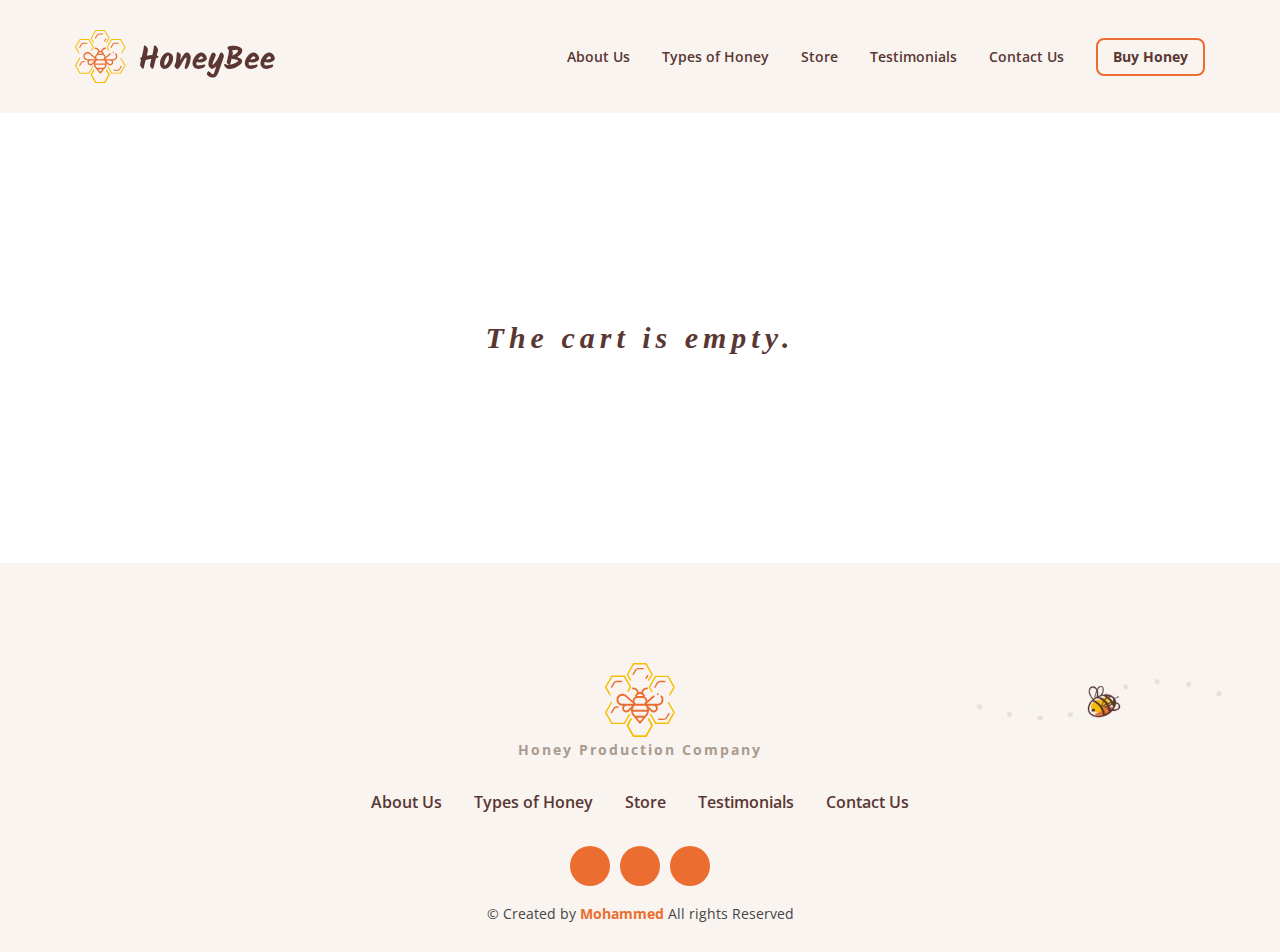
<file: cartIsEmpty.html>
<!DOCTYPE html>
<html lang="en">
  <head>
    <meta charset="UTF-8" />
    <meta name="viewport" content="width=device-width, initial-scale=1.0" />
    <title>Document</title>
    <!--============ Render All Elements Normally ============-->
    <link rel="stylesheet" href="./assets/css/normalize.css" />
    <!--============ Font Awesome Library ============-->
    <link
      rel="stylesheet"
      href="https://cdnjs.cloudflare.com/ajax/libs/font-awesome/6.6.0/css/all.min.css"
      integrity="sha512-Kc323vGBEqzTmouAECnVceyQqyqdsSiqLQISBL29aUW4U/M7pSPA/gEUZQqv1cwx4OnYxTxve5UMg5GT6L4JJg=="
      crossorigin="anonymous"
      referrerpolicy="no-referrer"
    />

    <!--============ Order Confimation CSS File ============-->
    <link rel="stylesheet" href="assets/css/cartIsEmpty.css" />

    <!--============ Main Template CSS File ============-->
    <link rel="stylesheet" href="assets/css/style.min.css" />

    <!--============ Global Template CSS File ============-->
    <link rel="stylesheet" href="assets/css/global.css" />
  </head>
  <body>
    <!--============ HEADER ============-->
    <header>
      <nav class="nav container">
        <a href="index.html" class="nav__logo">
          <img src="assets/images/logotype.svg" alt="image" loading="lazy" />
        </a>

        <div class="nav__menu" id="nav-menu">
          <ul class="nav__list">
            <li>
              <a href="index.html#about" class="nav__link">About Us</a>
            </li>

            <li>
              <a href="index.html#type" class="nav__link">Types of Honey</a>
            </li>

            <li>
              <a href="index.html#store" class="nav__link">Store</a>
            </li>

            <li>
              <a href="index.html#testimonials" class="nav__link"
                >Testimonials</a
              >
            </li>

            <li>
              <a href="index.html#contact_us" class="nav__link">Contact Us</a>
            </li>

            <li>
              <a href="index.html#store" class="btn__link">Buy Honey</a>
            </li>
          </ul>

          <!-- Close button -->
          <div class="nav__close" id="nav-close">
            <i class="fa-solid fa-x"></i>
          </div>
        </div>

        <!-- Toggle button -->
        <div class="nav__toggle" id="nav-toggle">
          <i class="fa-solid fa-bars"></i>
        </div>
      </nav>
    </header>

    <section>
      <div class="container">
        <h1><i class="fa-solid fa-face-frown">The cart is empty.</i></h1>
      </div>
    </section>

    <!--============ FOOTER ============-->
    <footer>
      <div class="container">
        <div class="logo">
          <img src="assets/images/logotype2.svg" alt="Logo" loading="lazy" />
          <span>Honey Production Company</span>
        </div>
        <ul class="nav__list">
          <li>
            <a href="index.html#about" class="nav__link">About Us</a>
          </li>

          <li>
            <a href="index.html#type" class="nav__link">Types of Honey</a>
          </li>

          <li>
            <a href="index.html#store" class="nav__link">Store</a>
          </li>

          <li>
            <a href="index.html#testimonials" class="nav__link">Testimonials</a>
          </li>

          <li>
            <a href="index.html#contact_us" class="nav__link">Contact Us</a>
          </li>
        </ul>

        <div class="social">
          <div class="social_link">
            <i class="fa-brands fa-facebook-f"></i>
          </div>
          <div class="social_link">
            <i class="fa-brands fa-instagram"></i>
          </div>
          <div class="social_link">
            <i class="fa-brands fa-youtube"></i>
          </div>
        </div>

        <p class="copyright">
          &copy; Created by <span>Mohammed</span> All rights Reserved
        </p>
      </div>
    </footer>
    <!--============ MAIN JS ============-->
    <script src="./assets/js/cartIsEmpty.js"></script>
  </body>
</html>
</file>
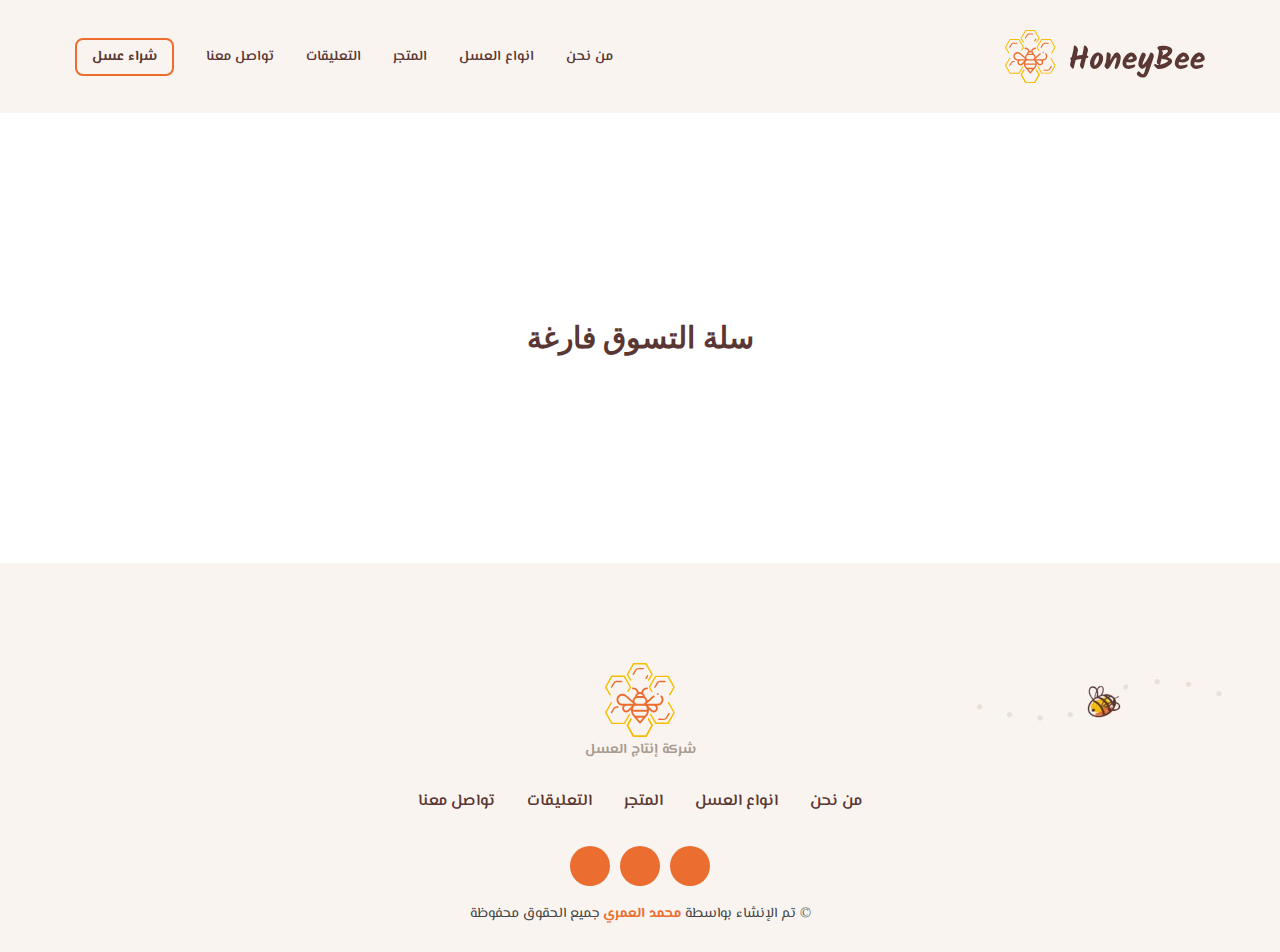
<file: cartIsEmpty_ar.html>
<!DOCTYPE html>
<html lang="ar" dir="rtl">
  <head>
    <meta charset="UTF-8" />
    <meta name="viewport" content="width=device-width, initial-scale=1.0" />
    <title>Document</title>
    <!--============ Render All Elements Normally ============-->
    <link rel="stylesheet" href="./assets/css/normalize.css" />
    <!--============ Font Awesome Library ============-->
    <link
      rel="stylesheet"
      href="https://cdnjs.cloudflare.com/ajax/libs/font-awesome/6.6.0/css/all.min.css"
      integrity="sha512-Kc323vGBEqzTmouAECnVceyQqyqdsSiqLQISBL29aUW4U/M7pSPA/gEUZQqv1cwx4OnYxTxve5UMg5GT6L4JJg=="
      crossorigin="anonymous"
      referrerpolicy="no-referrer"
    />

    <!--============ Order Confimation CSS File ============-->
    <link rel="stylesheet" href="assets/css/cartIsEmpty.css" />

    <!--============ Main Template CSS File ============-->
    <link rel="stylesheet" href="assets/css/style.min.css" />

    <!--============ Global Template CSS File ============-->
    <link rel="stylesheet" href="assets/css/global.css" />

    <style>
      @import url("https://fonts.googleapis.com/css2?family=El+Messiri:wght@400..700&display=swap");
      @import url("https://fonts.googleapis.com/css2?family=Tajawal:wght@200;300;400;500;700;800;900&display=swap");

      :root {
        --primary-font: "El Messiri", serif;
        --secondary-font: "El Messiri", serif;
        --bg-color: #f9f4f0;
      }
    </style>
  </head>
  <body>
    <!--============ HEADER ============-->
    <header>
      <nav class="nav container">
        <a href="index.ar.html" class="nav__logo">
          <img src="assets/images/logotype.svg" alt="image" loading="lazy" />
        </a>

        <div class="nav__menu" id="nav-menu">
          <ul class="nav__list">
            <li>
              <a href="index.ar.html#about" class="nav__link">من نحن</a>
            </li>

            <li>
              <a href="index.ar.html#type" class="nav__link">انواع العسل</a>
            </li>

            <li>
              <a href="index.ar.html#store" class="nav__link">المتجر</a>
            </li>

            <li>
              <a href="index.ar.html#testimonials" class="nav__link"
                >التعليقات</a
              >
            </li>

            <li>
              <a href="index.ar.html#contact_us" class="nav__link"
                >تواصل معنا</a
              >
            </li>

            <li>
              <a href="index.ar.html#store" class="btn__link">شراء عسل</a>
            </li>
          </ul>

          <!-- Close button -->
          <div class="nav__close" id="nav-close">
            <i class="fa-solid fa-x"></i>
          </div>
        </div>

        <!-- Toggle button -->
        <div class="nav__toggle" id="nav-toggle">
          <i class="fa-solid fa-bars"></i>
        </div>
      </nav>
    </header>

    <section>
      <div class="container">
        <h1><i class="fa-solid fa-face-frown"></i>سلة التسوق فارغة</h1>
      </div>
    </section>

    <!--============ FOOTER ============-->
    <footer>
      <div class="container">
        <div class="logo">
          <img src="assets/images/logotype2.svg" alt="Logo" loading="lazy" />
          <span>شركة إنتاج العسل</span>
        </div>
        <ul class="nav__list">
          <li>
            <a href="index.ar.html#about" class="nav__link">من نحن</a>
          </li>

          <li>
            <a href="index.ar.html#type" class="nav__link">انواع العسل</a>
          </li>

          <li>
            <a href="index.ar.html#store" class="nav__link">المتجر</a>
          </li>

          <li>
            <a href="index.ar.html#testimonials" class="nav__link">التعليقات</a>
          </li>

          <li>
            <a href="index.ar.html#contact_us" class="nav__link">تواصل معنا</a>
          </li>
        </ul>

        <div class="social">
          <div class="social_link">
            <i class="fa-brands fa-facebook-f"></i>
          </div>
          <div class="social_link">
            <i class="fa-brands fa-instagram"></i>
          </div>
          <div class="social_link">
            <i class="fa-brands fa-youtube"></i>
          </div>
        </div>

        <p class="copyright">
          &copy; تم الإنشاء بواسطة <span>محمد العمري</span> جميع الحقوق محفوظة
        </p>
      </div>
    </footer>
    <!--============ MAIN JS ============-->
    <script src="./assets/js/cartIsEmpty.js"></script>
  </body>
</html>
</file>
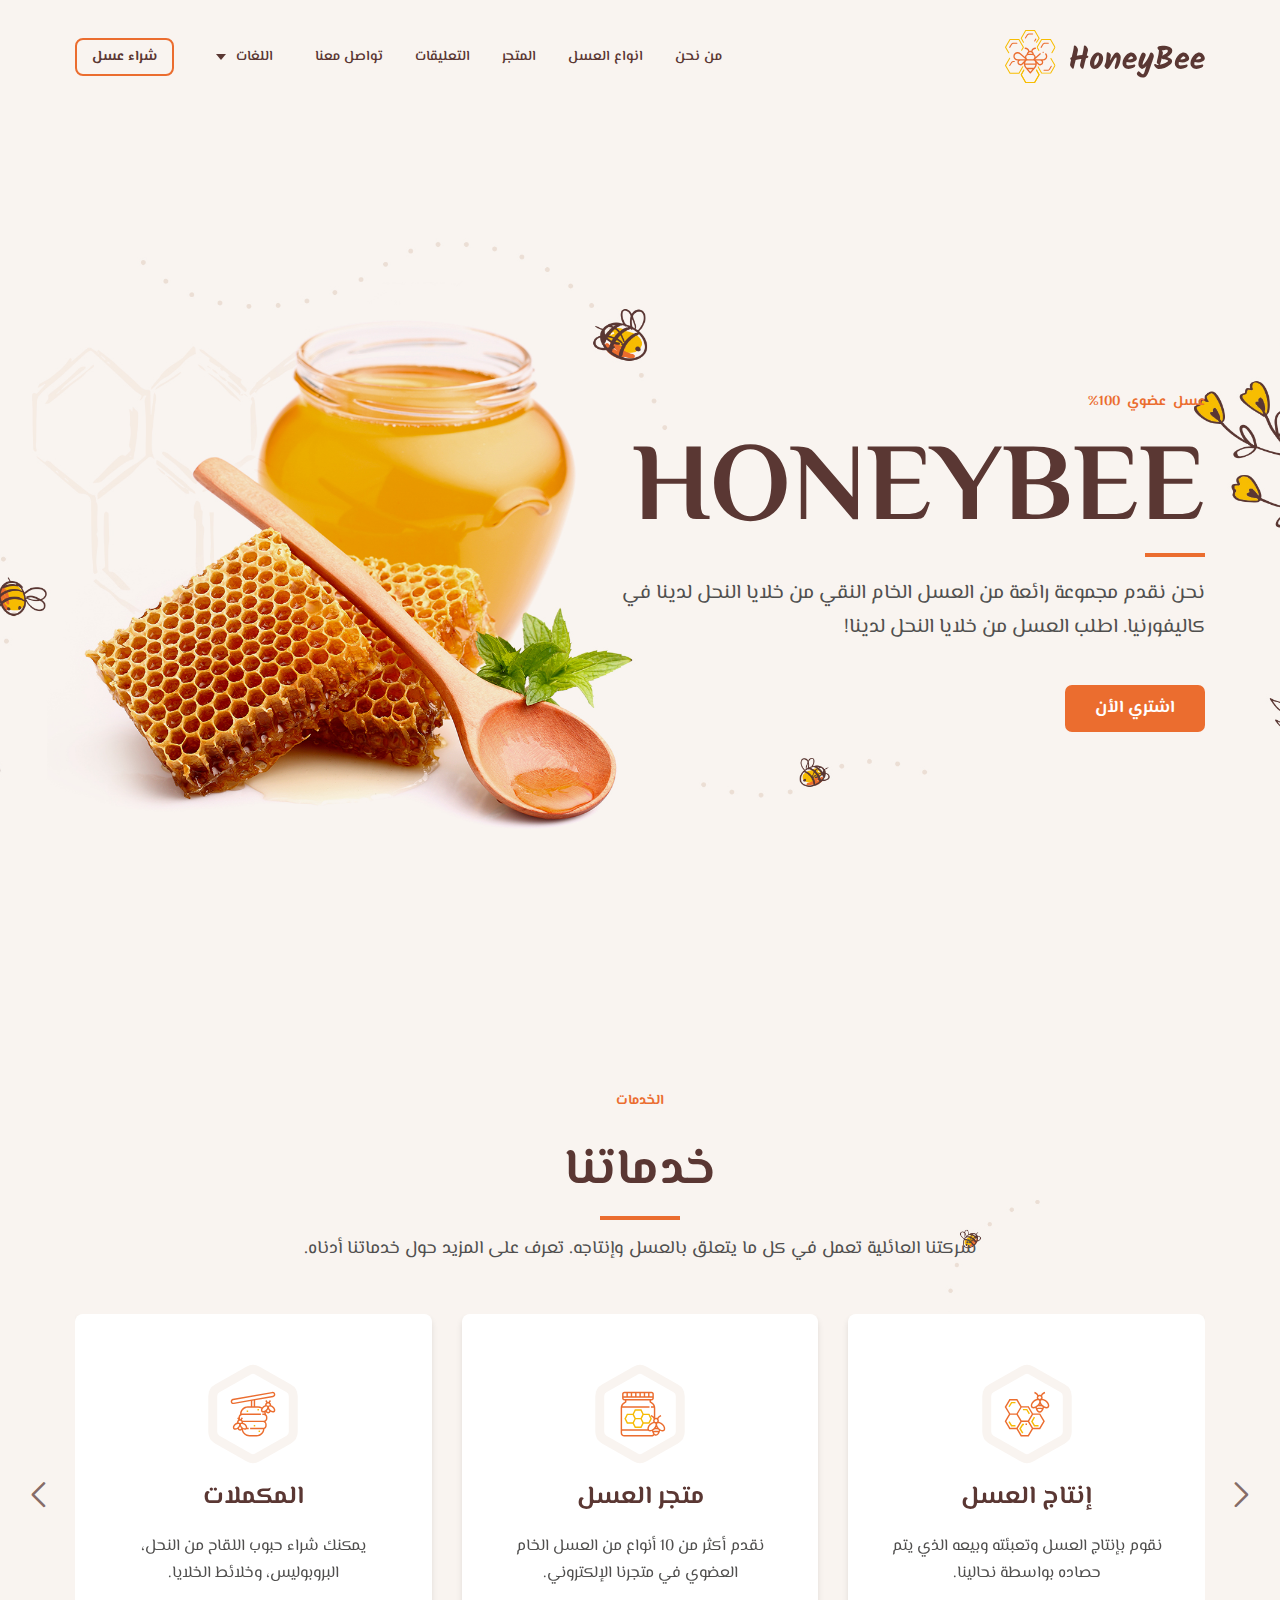
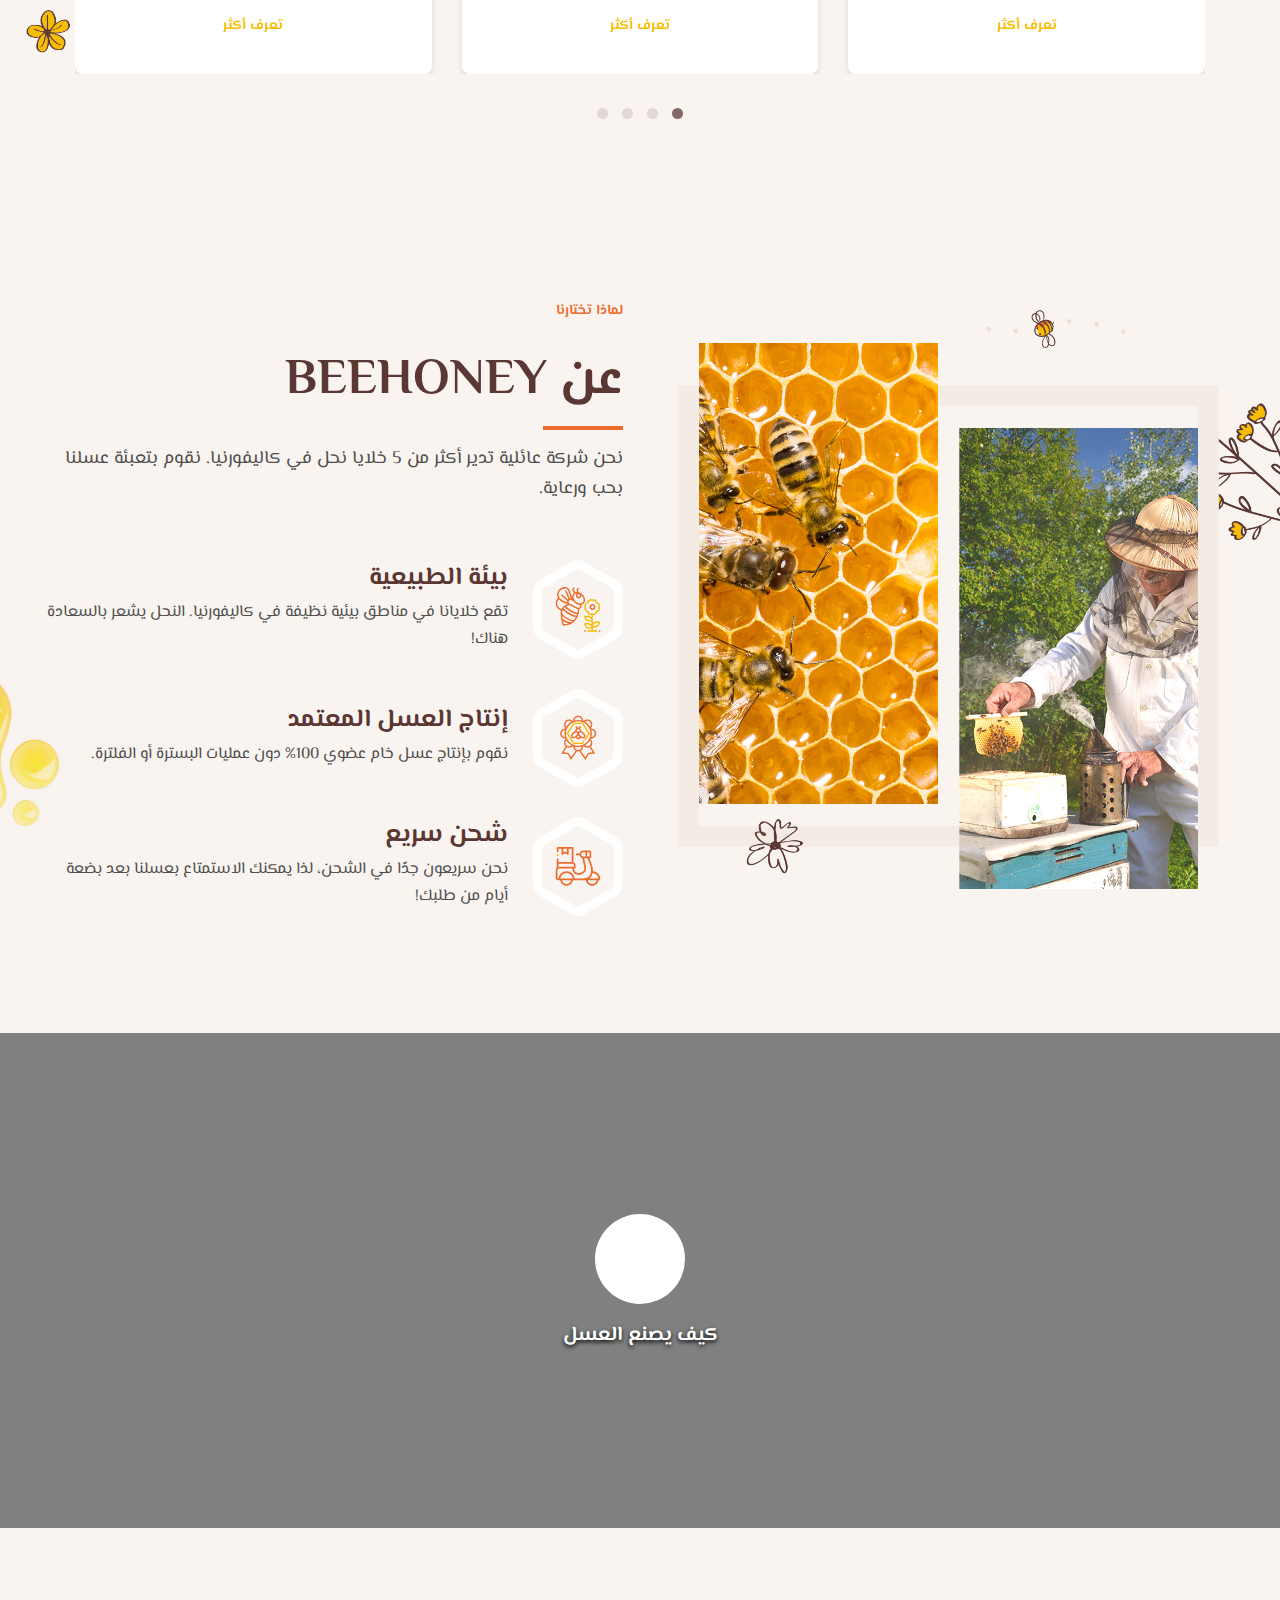
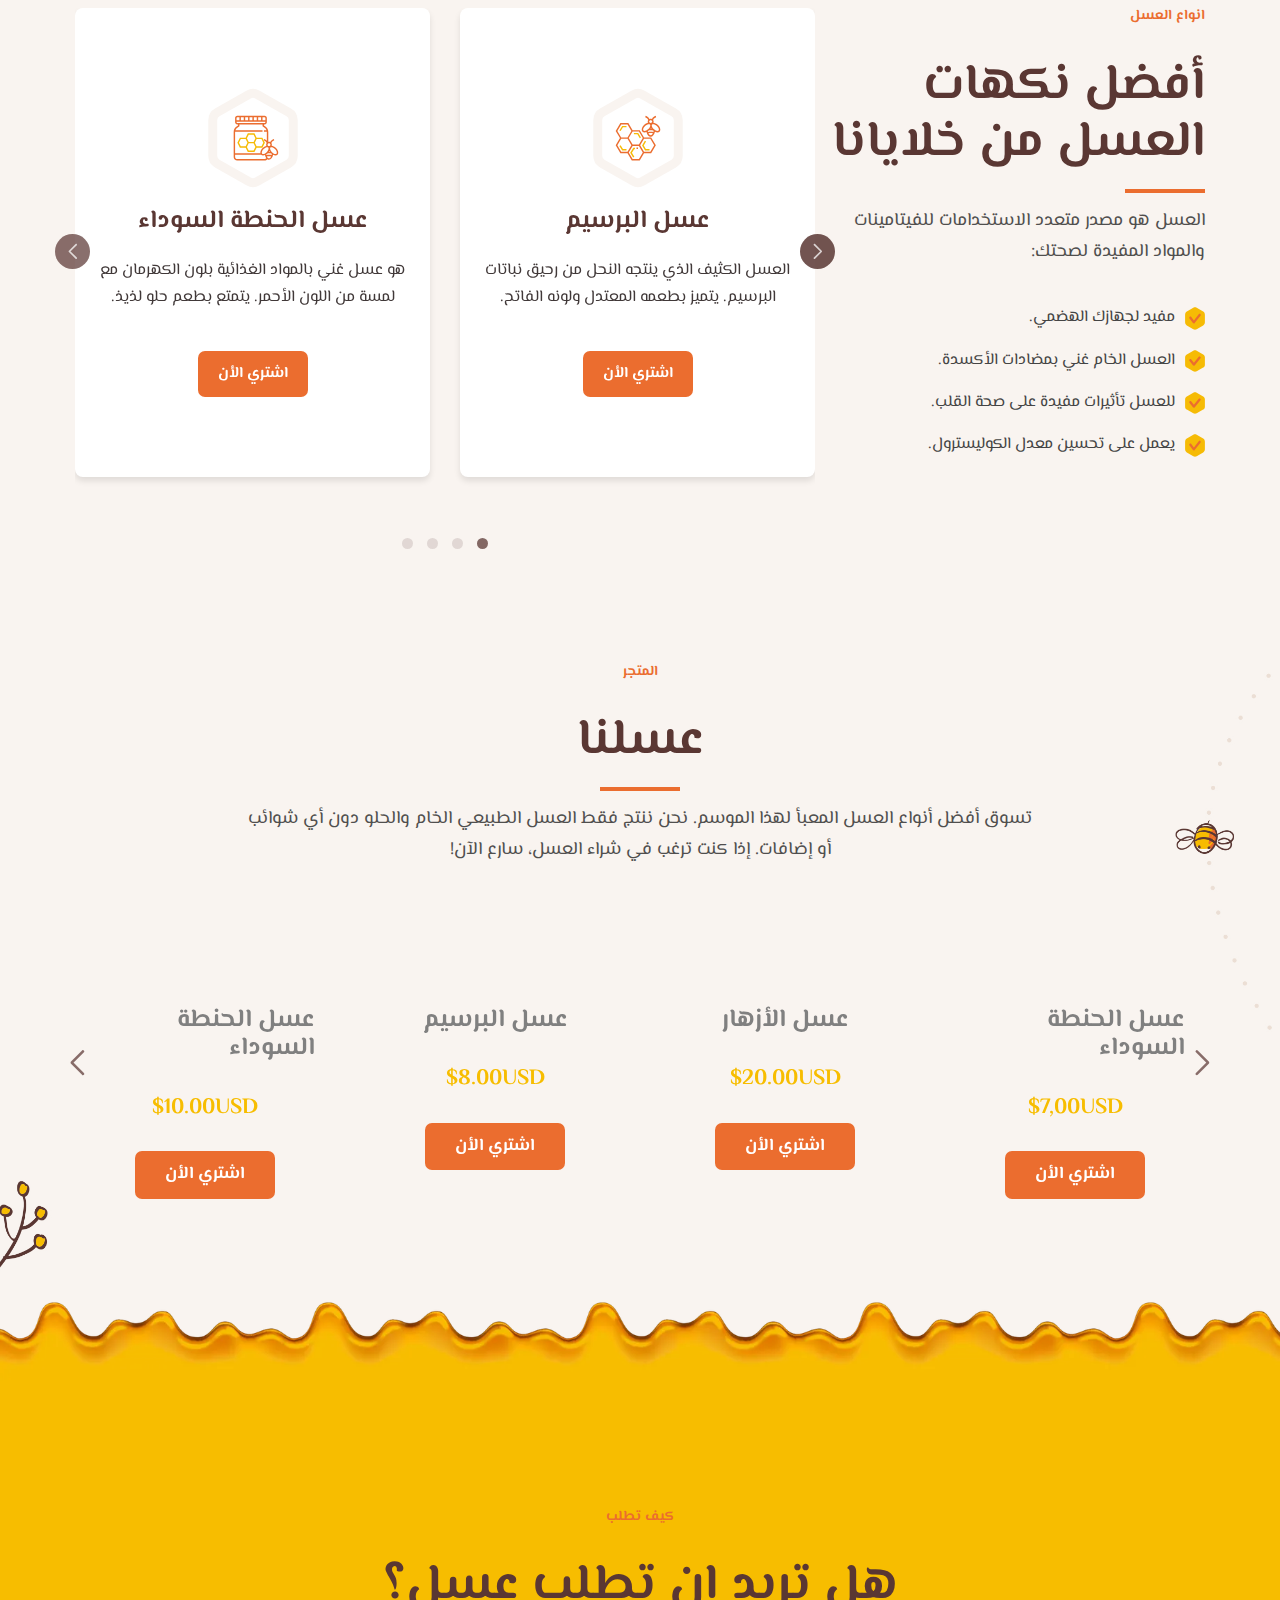
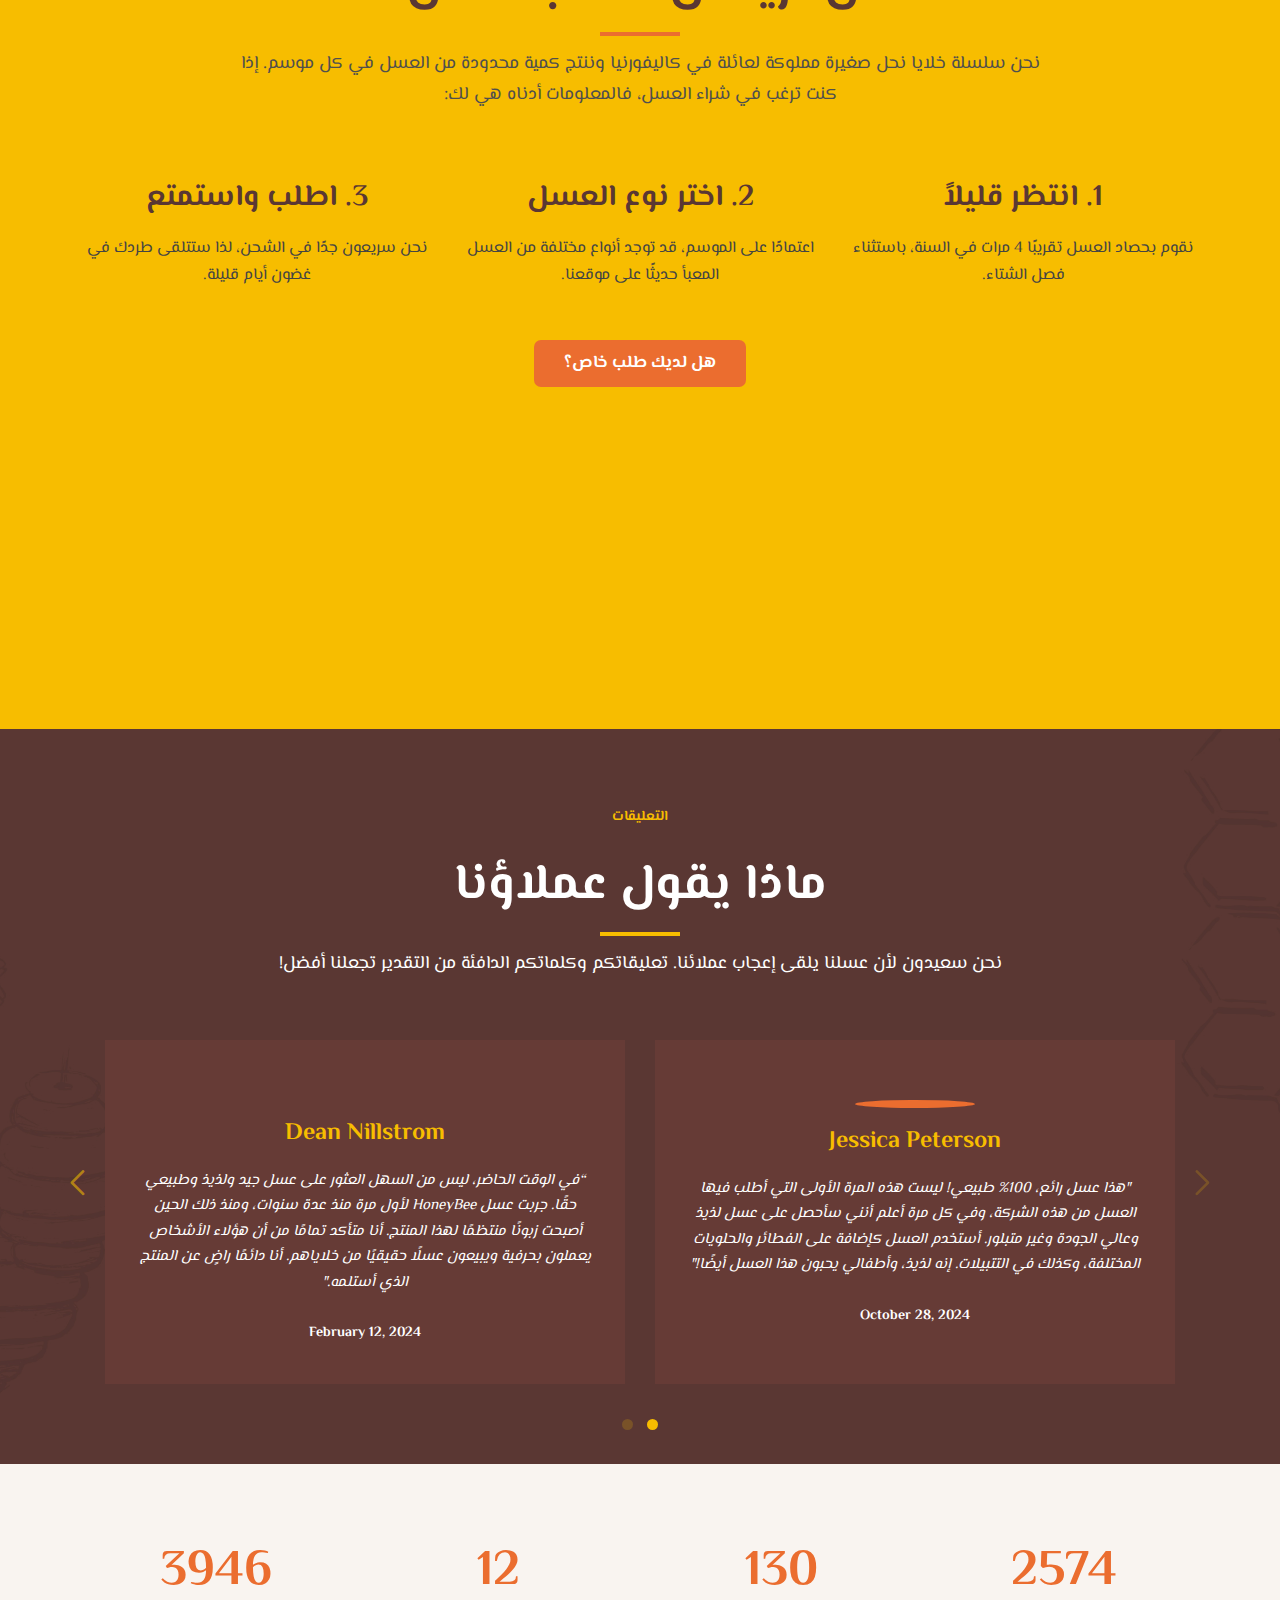
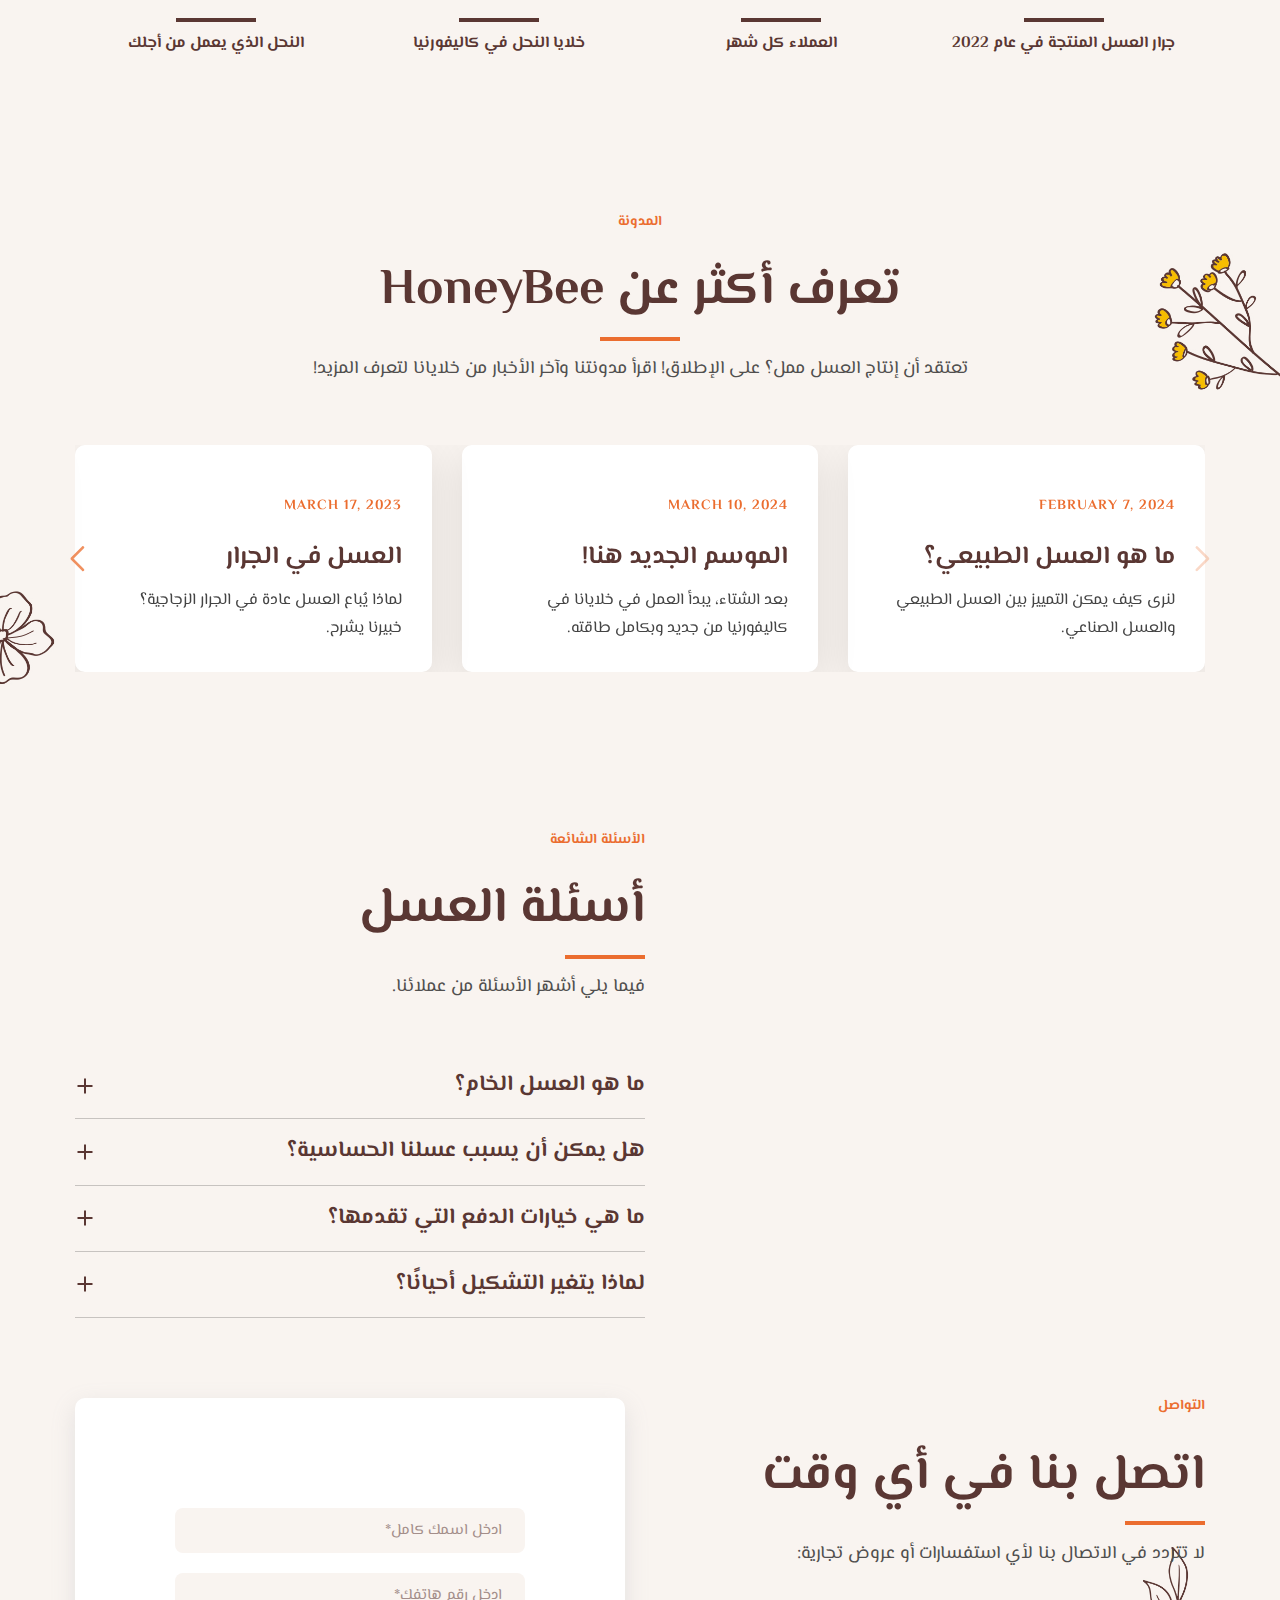
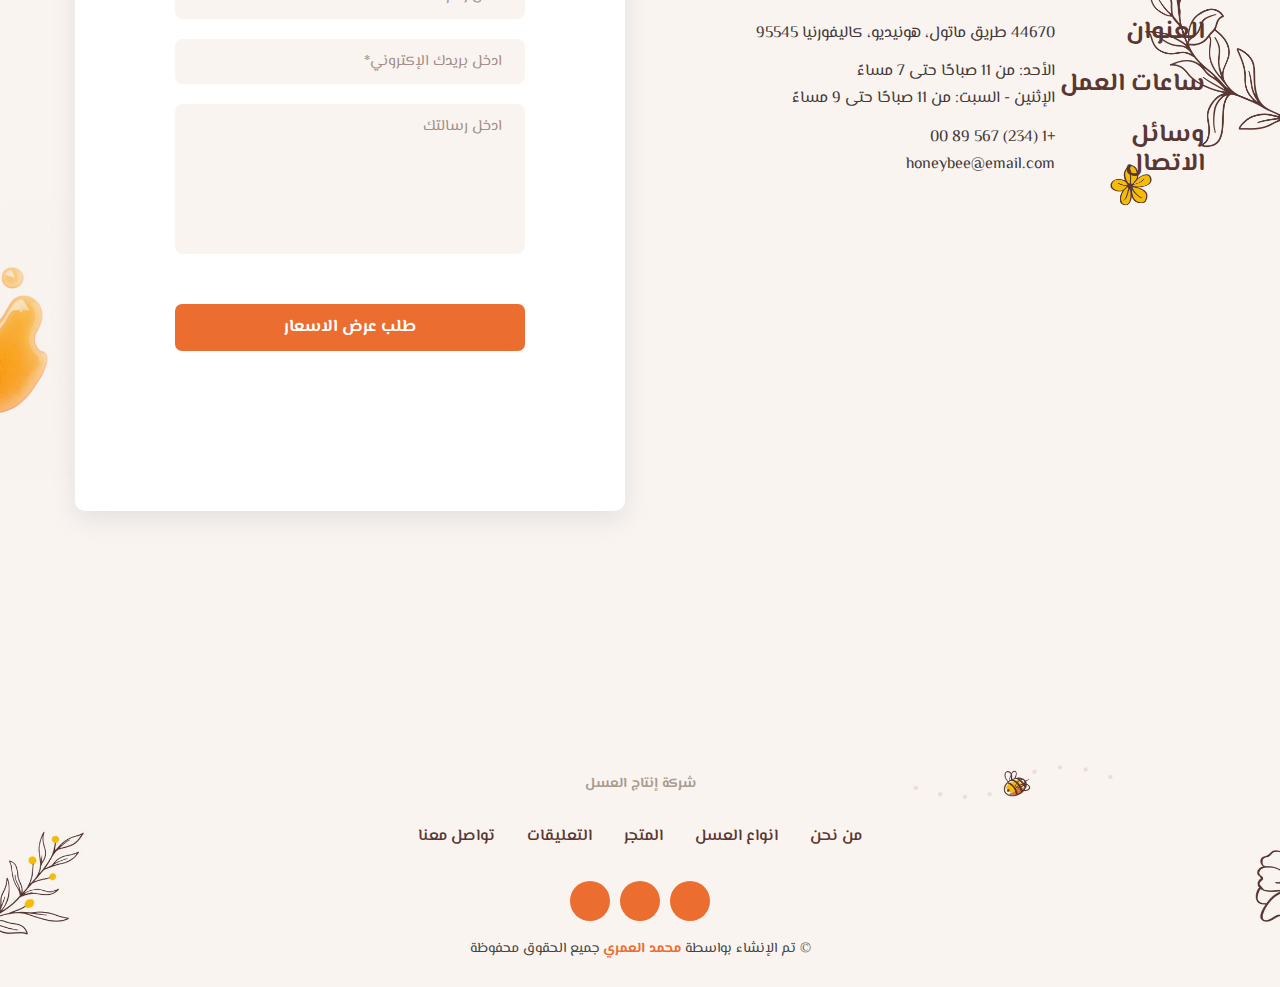
<file: index.ar.html>
<!DOCTYPE html>
<html lang="ar" dir="rtl">
  <head>
    <meta charset="UTF-8" />
    <meta name="viewport" content="width=device-width, initial-scale=1.0" />
    <title>Honey Bee</title>
    <link
      rel="shortcut icon"
      href="./assets/images/bee_icon_website.png"
      type="image/x-icon"
    />
    <!--============ Render All Elements Normally ============-->
    <link rel="stylesheet" href="./assets/css/normalize.css" />
    <!--============ Font Awesome Library ============-->
    <link
      rel="stylesheet"
      href="https://cdnjs.cloudflare.com/ajax/libs/font-awesome/6.6.0/css/all.min.css"
      integrity="sha512-Kc323vGBEqzTmouAECnVceyQqyqdsSiqLQISBL29aUW4U/M7pSPA/gEUZQqv1cwx4OnYxTxve5UMg5GT6L4JJg=="
      crossorigin="anonymous"
      referrerpolicy="no-referrer"
    />

    <!--============ SWIPER CSS ============-->
    <link rel="stylesheet" href="assets/css/swiper-bundle.min.css" />

    <!--============ Main Template CSS File ============-->
    <link rel="stylesheet" href="assets/css/style.min.css" />

    <!--============ Main Template Arabic lang CSS File ============-->
    <link rel="stylesheet" href="assets/css/style.ar.min.css" />

    <!--============ Global Template CSS File ============-->
    <link rel="stylesheet" href="assets/css/global.css" />

    <style>
      @import url("https://fonts.googleapis.com/css2?family=El+Messiri:wght@400..700&display=swap");
      @import url("https://fonts.googleapis.com/css2?family=Tajawal:wght@200;300;400;500;700;800;900&display=swap");

      :root {
        --primary-font: "El Messiri", serif;
        --secondary-font: "El Messiri", serif;
        --bg-color: #f9f4f0;
      }
    </style>
  </head>
  <body>
    <!--============ HEADER ============-->
    <header>
      <nav class="nav container">
        <a href="index.ar.html" class="nav__logo">
          <img src="assets/images/logotype.svg" alt="image" loading="lazy" />
        </a>

        <div class="nav__menu" id="nav-menu">
          <ul class="nav__list">
            <li>
              <a href="#about" class="nav__link">من نحن</a>
            </li>

            <li>
              <a href="#type" class="nav__link">انواع العسل</a>
            </li>

            <li>
              <a href="#store" class="nav__link">المتجر</a>
            </li>

            <li>
              <a href="#testimonials" class="nav__link">التعليقات</a>
            </li>

            <li>
              <a href="#contact_us" class="nav__link">تواصل معنا</a>
            </li>

            <div class="dropdown14">
              <input type="checkbox" id="dropdown14" name="dropdown" />
              <label for="dropdown14">
                اللغات <span class="arrow-down"></span>
              </label>
              <ul class="dropdown14-links">
                <li>
                  <a href="./index.html">English</a>
                </li>
              </ul>
            </div>

            <li>
              <a href="#store" class="btn__link">شراء عسل</a>
            </li>
          </ul>

          <!-- Close button -->
          <div class="nav__close" id="nav-close">
            <i class="fa-solid fa-x"></i>
          </div>
        </div>

        <!-- Toggle button -->
        <div class="nav__toggle" id="nav-toggle">
          <i class="fa-solid fa-bars"></i>
        </div>
      </nav>
    </header>

    <!--============ MAIN ============-->
    <main class="main">
      <!--============ HOME ============-->
      <section class="hero">
        <div class="container">
          <div class="data-hero">
            <p>عسل عضوي 100%</p>
            <h1>HONEYBEE</h1>
            <p>
              نحن نقدم مجموعة رائعة من العسل الخام النقي من خلايا النحل لدينا في
              كاليفورنيا. اطلب العسل من خلايا النحل لدينا!
            </p>
            <a href="#store" class="btn-primary"> اشتري الأن </a>
          </div>
        </div>
      </section>

      <!--============ SERVICES ============-->
      <section class="services">
        <div class="container">
          <div class="data-services">
            <h5 class="section-label">الخدمات</h5>
            <h1 class="section-title">خدماتنا</h1>
            <p class="section-description">
              شركتنا العائلية تعمل في كل ما يتعلق بالعسل وإنتاجه. تعرف على
              المزيد حول خدماتنا أدناه.
            </p>
          </div>

          <div class="sliders" dir="rtl">
            <!-- Slider main container -->
            <div class="card_container swiper">
              <!-- Additional required wrapper -->
              <div class="swiper-wrapper">
                <!-- Slides -->
                <div class="swiper-slide card-item">
                  <img src="assets/images/icon1.svg" alt="" loading="lazy" />
                  <div class="body_card">
                    <h3>إنتاج العسل</h3>
                    <p>
                      نقوم بإنتاج العسل وتعبئته وبيعه الذي يتم حصاده بواسطة
                      نحالينا.
                    </p>
                    <a href="#store">تعرف أكثر</a>
                  </div>
                </div>

                <div class="swiper-slide card-item">
                  <img src="assets/images/icon3.svg" alt="" loading="lazy" />
                  <div class="body_card">
                    <h3>متجر العسل</h3>
                    <p>
                      نقدم أكثر من 10 أنواع من العسل الخام العضوي في متجرنا
                      الإلكتروني.
                    </p>
                    <a href="#store">تعرف أكثر</a>
                  </div>
                </div>

                <div class="swiper-slide card-item">
                  <img src="assets/images/icon2.svg" alt="" loading="lazy" />
                  <div class="body_card">
                    <h3>المكملات</h3>
                    <p>
                      يمكنك شراء حبوب اللقاح من النحل، البروبوليس، وخلائط
                      الخلايا.
                    </p>
                    <a href="#store">تعرف أكثر</a>
                  </div>
                </div>

                <div class="swiper-slide card-item">
                  <img src="assets/images/icon4.svg" alt="" loading="lazy" />
                  <div class="body_card">
                    <h3>دورات تربية النحل</h3>
                    <p>لا تتردد في حجز الرحلات وورش العمل في خلايانا.</p>
                    <a href="#store">تعرف أكثر</a>
                  </div>
                </div>
              </div>
            </div>
            <!-- If we need navigation buttons -->
            <div class="swiper-button-prev services-prev"></div>
            <div class="swiper-button-next services-next"></div>
            <!-- If we need pagination -->
            <div class="swiper-pagination swiper-pagination-services"></div>
          </div>
        </div>
      </section>

      <!--============ ABOUT ============-->
      <section class="about" id="about">
        <div class="container">
          <img src="./assets/images/about.png" alt="image" loading="lazy" />
          <div class="data-about">
            <h5 class="section-label">لماذا تختارنا</h5>
            <h1 class="section-title">عن BEEHONEY</h1>
            <p class="section-description">
              نحن شركة عائلية تدير أكثر من 5 خلايا نحل في كاليفورنيا. نقوم
              بتعبئة عسلنا بحب ورعاية.
            </p>

            <div class="features-container">
              <ul>
                <div class="feature-box">
                  <div class="feature-icon">
                    <img
                      src="./assets/images/icon6.svg"
                      alt="image"
                      loading="lazy"
                    />
                  </div>
                  <div class="feature-text">
                    <h3 class="feature-title">بيئة الطبيعية</h3>
                    <p class="feature-description">
                      تقع خلايانا في مناطق بيئية نظيفة في كاليفورنيا. النحل يشعر
                      بالسعادة هناك!
                    </p>
                  </div>
                </div>

                <div class="feature-box">
                  <div class="feature-icon">
                    <img
                      src="./assets/images/icon5.svg"
                      alt="image"
                      loading="lazy"
                    />
                  </div>
                  <div class="feature-text">
                    <h3 class="feature-title">إنتاج العسل المعتمد</h3>
                    <p class="feature-description">
                      نقوم بإنتاج عسل خام عضوي 100% دون عمليات البسترة أو
                      الفلترة.
                    </p>
                  </div>
                </div>

                <div class="feature-box">
                  <div class="feature-icon">
                    <img
                      src="./assets/images/icon7.svg"
                      alt="image"
                      loading="lazy"
                    />
                  </div>
                  <div class="feature-text">
                    <h3 class="feature-title">شحن سريع</h3>
                    <p class="feature-description">
                      نحن سريعون جدًا في الشحن، لذا يمكنك الاستمتاع بعسلنا بعد
                      بضعة أيام من طلبك!
                    </p>
                  </div>
                </div>
              </ul>
            </div>
          </div>
        </div>
      </section>

      <!--============ HERO VIDEO ============-->
      <section class="hero-video">
        <div class="play-icon">
          <i class="fa-solid fa-play"></i>
        </div>
        <h3>كيف يصنع العسل</h3>
      </section>

      <!--============ HONEY TYPES ============-->
      <section class="honey-types" id="type">
        <div class="container">
          <div class="data-honey-types">
            <h5 class="section-label">انواع العسل</h5>
            <h1 class="section-title">أفضل نكهات العسل من خلايانا</h1>
            <p class="section-description">
              العسل هو مصدر متعدد الاستخدامات للفيتامينات والمواد المفيدة لصحتك:
            </p>

            <ul class="honey-benefits">
              <div>
                <img
                  src="assets/images/check-20icon.svg"
                  alt="image"
                  loading="lazy"
                />
                <li>مفيد لجهازك الهضمي.</li>
              </div>
              <div>
                <img
                  src="assets/images/check-20icon.svg"
                  alt="image"
                  loading="lazy"
                />
                <li>العسل الخام غني بمضادات الأكسدة.</li>
              </div>
              <div>
                <img
                  src="assets/images/check-20icon.svg"
                  alt="image"
                  loading="lazy"
                />
                <li>للعسل تأثيرات مفيدة على صحة القلب.</li>
              </div>
              <div>
                <img
                  src="assets/images/check-20icon.svg"
                  alt="image"
                  loading="lazy"
                />
                <li>يعمل على تحسين معدل الكوليسترول.</li>
              </div>
            </ul>
          </div>

          <div class="sliders">
            <!-- Slider main container -->
            <div class="cards_honey swiper">
              <!-- Additional required wrapper -->
              <div class="swiper-wrapper">
                <!-- Slides -->
                <div class="swiper-slide card-item">
                  <img
                    src="assets/images/icon1.svg"
                    alt="image"
                    loading="lazy"
                  />
                  <div class="body_card">
                    <h3>عسل البرسيم</h3>
                    <p>
                      العسل الكثيف الذي ينتجه النحل من رحيق نباتات البرسيم.
                      يتميز بطعمه المعتدل ولونه الفاتح.
                    </p>
                    <a class="btn-primary" href="#">اشتري الأن</a>
                  </div>
                </div>

                <div class="swiper-slide card-item">
                  <img src="assets/images/icon3.svg" alt="" loading="lazy" />
                  <div class="body_card">
                    <h3>عسل الحنطة السوداء</h3>
                    <p>
                      هو عسل غني بالمواد الغذائية بلون الكهرمان مع لمسة من اللون
                      الأحمر. يتمتع بطعم حلو لذيذ.
                    </p>
                    <a class="btn-primary" href="#">اشتري الأن</a>
                  </div>
                </div>

                <div class="swiper-slide card-item">
                  <img src="assets/images/icon2.svg" alt="" loading="lazy" />
                  <div class="body_card">
                    <h3>عسل الأزهار البرية</h3>
                    <p>
                      يُعرف أيضًا باسم العسل متعدد الأزهار. يتم إنتاجه من رحيق
                      أنواع مختلفة من الأزهار أو الأزهار المتنوعة.
                    </p>
                    <a class="btn-primary" href="#">اشتري الان</a>
                  </div>
                </div>

                <div class="swiper-slide card-item">
                  <img src="assets/images/icon4.svg" alt="" loading="lazy" />
                  <div class="body_card">
                    <h3>عسل زهور الحمضيات</h3>
                    <p>
                      هذا العسل حلو وقوامه كثيف نسبيًا، وهو يتناسب تمامًا مع
                      الشاي أو التوست. إنه أفضل ارتباط مع كاليفورنيا!
                    </p>
                    <a class="btn-primary" href="#">اشتري الان</a>
                  </div>
                </div>
              </div>
            </div>
            <!-- If we need navigation buttons -->
            <div class="swiper-button-prev type-prev"></div>
            <div class="swiper-button-next type-next"></div>
            <!-- If we need pagination -->
            <div class="swiper-pagination swiper-pagination-honey"></div>
          </div>
        </div>
      </section>

      <!--============ STORE ============-->
      <section class="store" id="store">
        <h5 class="section-label">المتجر</h5>
        <h1 class="section-title">عسلنا</h1>
        <p class="section-description">
          تسوق أفضل أنواع العسل المعبأ لهذا الموسم. نحن ننتج فقط العسل الطبيعي
          الخام والحلو دون أي شوائب أو إضافات. إذا كنت ترغب في شراء العسل، سارع
          الآن!
        </p>

        <div class="container">
          <div class="sliders">
            <!-- Slider main container -->
            <div class="store_slider swiper">
              <!-- Additional required wrapper -->
              <div class="swiper-wrapper">
                <!-- Slides -->

                <div
                  class="swiper-slide card-item"
                  onclick="storeProductData(this)"
                  data-name="عسل الحنطة السوداء"
                  data-price="7,00"
                  data-src="assets/images/480 (3).jpeg"
                  data-code="18"
                  data-weight="300"
                >
                  <a href="product_ar.html">
                    <img
                      src="assets/images/480 (3).jpeg"
                      alt="image"
                      loading="lazy"
                    />
                  </a>
                  <div class="body_card">
                    <a href="product_ar.html">
                      <h3>عسل الحنطة السوداء</h3>
                    </a>
                    <h3 class="price">$7,00USD</h3>
                    <button
                      class="btn-primary"
                      onclick="addProductToCart(this.closest('.card-item'))"
                    >
                      اشتري الأن
                    </button>
                    <!-- <button class="btn-primary" onclick="addProductToCart(false)">اشتري الأن</button> -->
                  </div>
                </div>

                <div
                  class="swiper-slide card-item"
                  onclick="storeProductData(this)"
                  data-src="assets/images/480.jpeg"
                  data-name="عسل الأزهار"
                  data-price="20,00"
                  data-code="19"
                  data-weight="450"
                >
                  <a href="./product_ar.html">
                    <img
                      src="assets/images/480.jpeg"
                      alt="image"
                      loading="lazy"
                    />
                  </a>
                  <div class="body_card">
                    <a href="./product_ar.html">
                      <h3>عسل الأزهار</h3>
                    </a>
                    <h3 class="price">$20.00USD</h3>
                    <button
                      class="btn-primary"
                      onclick="addProductToCart(this.closest('.card-item'))"
                    >
                      اشتري الأن
                    </button>
                  </div>
                </div>

                <div
                  class="swiper-slide card-item"
                  onclick="storeProductData(this)"
                  data-src="assets/images/480 (1).jpeg"
                  data-name="عسل البرسيم"
                  data-price="8,00"
                  data-code="20"
                  data-weight="300"
                >
                  <a href="product_ar.html">
                    <img
                      src="assets/images/480 (1).jpeg"
                      alt="image"
                      loading="lazy"
                    />
                  </a>
                  <div class="body_card">
                    <a href="product_ar.html">
                      <h3>عسل البرسيم</h3>
                    </a>
                    <h3 class="price">$8.00USD</h3>
                    <button
                      class="btn-primary"
                      onclick="addProductToCart(this.closest('.card-item'))"
                    >
                      اشتري الأن
                    </button>
                  </div>
                </div>

                <div
                  class="swiper-slide card-item"
                  onclick="storeProductData(this)"
                  data-src="assets/images/480 (2).jpeg"
                  data-name="عسل الحنطة السوداء"
                  data-price="10,00"
                  data-code="21"
                  data-weight="300"
                >
                  <a href="product_ar.html">
                    <img
                      src="assets/images/480 (2).jpeg"
                      alt="image"
                      loading="lazy"
                    />
                  </a>
                  <div class="body_card">
                    <a href="product_ar.html">
                      <h3>عسل الحنطة السوداء</h3>
                    </a>
                    <h3 class="price">$10.00USD</h3>
                    <button
                      class="btn-primary"
                      onclick="addProductToCart(this.closest('.card-item'))"
                    >
                      اشتري الأن
                    </button>
                  </div>
                </div>

                <div
                  class="swiper-slide card-item"
                  onclick="storeProductData(this)"
                  data-src="assets/images/480 (4).jpeg"
                  data-name="عسل زهور الحمضيات"
                  data-price="15,00"
                  data-code="22"
                  data-weight="450"
                >
                  <a href="product_ar.html">
                    <img
                      src="assets/images/480 (4).jpeg"
                      alt="image"
                      loading="lazy"
                    />
                  </a>
                  <div class="body_card">
                    <a href="product_ar.html">
                      <h3>عسل زهور الحمضيات</h3>
                    </a>
                    <h3 class="price">$15.00USD</h3>
                    <button
                      class="btn-primary"
                      onclick="addProductToCart(this.closest('.card-item'))"
                    >
                      اشتري الأن
                    </button>
                  </div>
                </div>
              </div>
            </div>
            <!-- If we need navigation buttons -->
            <div class="swiper-button-prev store-prev"></div>
            <div class="swiper-button-next store-next"></div>
          </div>
        </div>
      </section>

      <!--============ ORDER ============-->
      <section class="order">
        <div class="backgourng-top"></div>

        <div class="container">
          <h5 class="section-label">كيف تطلب</h5>
          <h1 class="section-title">هل تريد ان تطلب عسل؟</h1>
          <p class="section-description">
            نحن سلسلة خلايا نحل صغيرة مملوكة لعائلة في كاليفورنيا وننتج كمية
            محدودة من العسل في كل موسم. إذا كنت ترغب في شراء العسل، فالمعلومات
            أدناه هي لك:
          </p>

          <div class="order-container">
            <div class="box-order">
              <img src="assets/images/icon12.svg" alt="image" loading="lazy" />
              <h3>1. انتظر قليلاً</h3>
              <p>
                نقوم بحصاد العسل تقريبًا 4 مرات في السنة، باستثناء فصل الشتاء.
              </p>
            </div>

            <div class="box-order">
              <img src="assets/images/icon13.svg" alt="image" loading="lazy" />
              <h3>2. اختر نوع العسل</h3>
              <p>
                اعتمادًا على الموسم، قد توجد أنواع مختلفة من العسل المعبأ حديثًا
                على موقعنا.
              </p>
            </div>

            <div class="box-order">
              <img src="assets/images/icon14.svg" alt="image" loading="lazy" />
              <h3>3. اطلب واستمتع</h3>
              <p>
                نحن سريعون جدًا في الشحن، لذا ستتلقى طردك في غضون أيام قليلة.
              </p>
            </div>
          </div>
          <a class="btn-primary" href="#">هل لديك طلب خاص؟</a>
        </div>
      </section>

      <!--============ TESTIMONIALS ============-->
      <section class="testimonials" id="testimonials">
        <div class="container">
          <h5 class="section-label">التعليقات</h5>
          <h1 class="section-title">ماذا يقول عملاؤنا</h1>
          <p class="section-description">
            نحن سعيدون لأن عسلنا يلقى إعجاب عملائنا. تعليقاتكم وكلماتكم الدافئة
            من التقدير تجعلنا أفضل!
          </p>

          <div class="sliders">
            <!-- Slider main container -->
            <div class="testimonials_slider swiper">
              <!-- Additional required wrapper -->
              <div class="swiper-wrapper">
                <!-- Slides -->
                <div class="swiper-slide card-item">
                  <div class="body_card">
                    <img
                      src="assets/images/user1.jpeg"
                      alt="user Image"
                      class="image"
                      loading="lazy"
                    />
                    <h3>Jessica Peterson</h3>
                    <blockquote>
                      "هذا عسل رائع، 100% طبيعي! ليست هذه المرة الأولى التي أطلب
                      فيها العسل من هذه الشركة، وفي كل مرة أعلم أنني سأحصل على
                      عسل لذيذ وعالي الجودة وغير متبلور. أستخدم العسل كإضافة على
                      الفطائر والحلويات المختلفة، وكذلك في التتبيلات. إنه لذيذ،
                      وأطفالي يحبون هذا العسل أيضًا!"
                    </blockquote>
                    <p class="post-date">October 28, 2024</p>
                  </div>
                </div>

                <div class="swiper-slide card-item">
                  <div class="body_card">
                    <img
                      src="assets/images/user-2.png"
                      alt="user Image"
                      loading="lazy"
                    />
                    <h3>Dean Nillstrom</h3>
                    <blockquote>
                      “في الوقت الحاضر، ليس من السهل العثور على عسل جيد ولذيذ
                      وطبيعي حقًا. جربت عسل HoneyBee لأول مرة منذ عدة سنوات،
                      ومنذ ذلك الحين أصبحت زبونًا منتظمًا لهذا المنتج. أنا متأكد
                      تمامًا من أن هؤلاء الأشخاص يعملون بحرفية ويبيعون عسلًا
                      حقيقيًا من خلاياهم. أنا دائمًا راضٍ عن المنتج الذي
                      أستلمه."
                    </blockquote>
                    <p class="post-date">February 12, 2024</p>
                  </div>
                </div>

                <div class="swiper-slide card-item">
                  <div class="body_card">
                    <img
                      src="assets/images/user2.jpeg"
                      alt="user Image"
                      class="image"
                      loading="lazy"
                    />
                    <h3>Diana Fergusson</h3>
                    <blockquote>
                      “بعد أن تذوقت هذا العسل مرة واحدة، لم أعد بحاجة إلى بدائل.
                      هذا هو ألذ عسل جربته على الإطلاق! أشتري أنواعًا مختلفة من
                      العسل، من عسل البرسيم إلى عسل الحنطة السوداء. كل جرة من
                      العسل هي انتصار حقيقي في الطعم. هذا هو العسل الحقيقي —
                      كثيف، عطره رائع، داكن، وحلو معتدل. بالضبط ما أحتاجه!"
                    </blockquote>
                    <p class="post-date">April 18, 2024</p>
                  </div>
                </div>
              </div>
            </div>
            <!-- If we need navigation buttons -->
            <div class="swiper-button-prev testimonials-prev"></div>
            <div class="swiper-button-next testimonials-next"></div>
            <!-- If we need pagination -->
            <div class="swiper-pagination swiper-pagination-testimonials"></div>
          </div>
        </div>
      </section>

      <!--============ STATS NUMBER ============-->
      <section class="stats-number">
        <div class="container">
          <div class="box-stat">
            <h1 class="section-title">2574</h1>
            <h3>جرار العسل المنتجة في عام 2022</h3>
          </div>

          <div class="box-stat">
            <h1 class="section-title">130</h1>
            <h3>العملاء كل شهر</h3>
          </div>

          <div class="box-stat">
            <h1 class="section-title">12</h1>
            <h3>خلايا النحل في كاليفورنيا</h3>
          </div>

          <div class="box-stat">
            <h1 class="section-title">3946</h1>
            <h3>النحل الذي يعمل من أجلك</h3>
          </div>
        </div>
      </section>

      <!--============ BLOG ============-->
      <section class="blog">
        <h5 class="section-label">المدونة</h5>
        <h1 class="section-title">تعرف أكثر عن HoneyBee</h1>
        <p class="section-description">
          تعتقد أن إنتاج العسل ممل؟ على الإطلاق! اقرأ مدونتنا وآخر الأخبار من
          خلايانا لتعرف المزيد!
        </p>
        <div class="container">
          <div class="sliders">
            <!-- Slider main container -->
            <div class="blog_slider swiper">
              <!-- Additional required wrapper -->
              <div class="swiper-wrapper">
                <!-- Slides -->
                <div class="swiper-slide card-item">
                  <div class="body_card">
                    <img src="assets/images/news-2.jpg" alt="" loading="lazy" />
                    <p class="post-date">FEBRUARY 7, 2024</p>
                    <h3>ما هو العسل الطبيعي؟</h3>
                    <p>
                      لنرى كيف يمكن التمييز بين العسل الطبيعي والعسل الصناعي.
                    </p>
                  </div>
                </div>

                <div class="swiper-slide card-item">
                  <div class="body_card">
                    <img src="assets/images/news-3.jpg" alt="" loading="lazy" />
                    <p class="post-date">MARCH 10, 2024</p>
                    <h3>الموسم الجديد هنا!</h3>
                    <p>
                      بعد الشتاء، يبدأ العمل في خلايانا في كاليفورنيا من جديد
                      وبكامل طاقته.
                    </p>
                  </div>
                </div>

                <div class="swiper-slide card-item">
                  <div class="body_card">
                    <img src="assets/images/news-1.jpg" alt="" loading="lazy" />
                    <p class="post-date">MARCH 17, 2023</p>
                    <h3>العسل في الجرار</h3>
                    <p>
                      لماذا يُباع العسل عادة في الجرار الزجاجية؟ <br />
                      خبيرنا يشرح.
                    </p>
                  </div>
                </div>

                <div class="swiper-slide card-item">
                  <div class="body_card">
                    <img src="assets/images/news-4.jpg" alt="" loading="lazy" />
                    <p class="post-date">APRIL 12, 2023</p>
                    <h3>كيف يتم حصاد العسل؟</h3>
                    <p>
                      بعد الشتاء، يبدأ العمل في خلايانا في كاليفورنيا من جديد
                      وبكامل طاقته.
                    </p>
                  </div>
                </div>
              </div>
            </div>
            <!-- If we need navigation buttons -->
            <div class="swiper-button-prev blog-prev"></div>
            <div class="swiper-button-next blog-next"></div>
          </div>
        </div>
      </section>

      <!--============ FAQ ============-->
      <section class="faq">
        <div class="container">
          <img
            src="assets/images/60a6203d80a13d0021b9d5b9_optimized_900_c900x1000-0x0.jpeg"
            alt="image"
            loading="lazy"
          />
          <div class="data-faq">
            <h5 class="section-label">الأسئلة الشائعة</h5>
            <h1 class="section-title">أسئلة العسل</h1>
            <p class="section-description">فيما يلي أشهر الأسئلة من عملائنا.</p>

            <div class="faq-container">
              <div class="faq-item">
                <div class="faq-question">
                  <h2>ما هو العسل الخام؟</h2>
                  <div class="faq-toggle">
                    <span></span>
                    <span class="toggle-ele"></span>
                  </div>
                </div>
                <div class="faq-answer">
                  <p>
                    العسل الخام هو العسل كما هو في خلية النحل. يتم صنع العسل
                    الخام عن طريق استخراج العسل من الأقراص العسلية وفصل الشوائب
                    عنه. لا يحتوي على أي سكريات مخفية ولم يخضع لعملية البسترة أو
                    المعالجة.
                  </p>
                </div>
              </div>

              <div class="faq-item">
                <div class="faq-question">
                  <h2>هل يمكن أن يسبب عسلنا الحساسية؟</h2>
                  <div class="faq-toggle">
                    <span></span>
                    <span class="toggle-ele"></span>
                  </div>
                </div>
                <div class="faq-answer">
                  <p>
                    نحن نبيع عسلًا عضويًا نقيًا، ولكن يمكن أن يسبب الحساسية
                    بالفعل. الأعراض الشائعة هي نفسها أعراض حساسية حبوب اللقاح
                    الشائعة: سيلان الأنف، والعطس، والتورم.
                  </p>
                </div>
              </div>

              <div class="faq-item">
                <div class="faq-question">
                  <h2>ما هي خيارات الدفع التي تقدمها؟</h2>
                  <div class="faq-toggle">
                    <span></span>
                    <span class="toggle-ele"></span>
                  </div>
                </div>
                <div class="faq-answer">
                  <p>
                    نحن نقبل بطاقات فيزا وماستر كارد الصادرة من أي بنك أمريكي.
                    يمكنك أيضًا استخدام بايبال.
                  </p>
                </div>
              </div>

              <div class="faq-item">
                <div class="faq-question">
                  <h2>لماذا يتغير التشكيل أحيانًا؟</h2>
                  <div class="faq-toggle">
                    <span></span>
                    <span class="toggle-ele"></span>
                  </div>
                </div>
                <div class="faq-answer">
                  <p>
                    نقوم بتعبئة العسل 3-4 مرات في السنة، وفقًا لمواسم الحصاد.
                    قدراتنا محدودة بحوالي 3000 جرة في السنة. لذلك، اعتمادًا على
                    الموسم، قد يكون هناك أنواع مختلفة من العسل في تشكيلنا، وقد
                    تكون بعض المنتجات غير متوفرة مؤقتًا.
                  </p>
                </div>
              </div>
            </div>
          </div>
        </div>
      </section>

      <!--============ CONTACT ============-->
      <section class="contact" id="contact_us">
        <div class="container">
          <div class="data-contact">
            <h5 class="section-label">التواصل</h5>
            <h1 class="section-title">اتصل بنا في أي وقت</h1>
            <p class="section-description">
              لا تتردد في الاتصال بنا لأي استفسارات أو عروض تجارية:
            </p>

            <div class="data-info">
              <div class="info-group">
                <h3>العنوان</h3>
                <p>44670 طريق ماتول، هونيديو، كاليفورنيا 95545</p>
              </div>

              <div class="info-group">
                <h3>ساعات العمل</h3>
                <p>
                  الأحد: من 11 صباحًا حتى 7 مساءً <br />
                  الإثنين - السبت: من 11 صباحًا حتى 9 مساءً
                </p>
              </div>

              <div class="info-group">
                <h3>وسائل الاتصال</h3>
                <p>
                  +1 (234) 567 89 00 <br />
                  honeybee@email.com
                </p>
              </div>
            </div>

            <div class="map">
              <iframe
                src="https://www.google.com/maps/embed?pb=!1m18!1m12!1m3!1d698150.6230082805!2d8.2231001!3d46.8800804!2m3!1f0!2f0!3f0!3m2!1i1024!2i768!4f13.1!3m3!1m2!1s0x478ff3d94530bdab%3A0xb5df0b1031f484c4!2sSelbstbedienungs%20Hofladen%20Imkerei%20Wilen!5e0!3m2!1sar!2ssa!4v1733448809404!5m2!1sar!2ssa"
                width="570"
                height="244"
                style="border: 0"
                allowfullscreen=""
                loading="lazy"
                referrerpolicy="no-referrer-when-downgrade"
              ></iframe>
            </div>
          </div>

          <form class="form" action="#">
            <input
              type="text"
              class="input required"
              placeholder="ادخل اسمك كامل*"
              required
            />
            <input
              type="number"
              class="input required"
              placeholder="ادخل رقم هاتفك*"
              required
              min="9"
            />
            <input
              type="email"
              class="input required"
              placeholder="ادخل بريدك الإكتروني*"
              required
            />
            <textarea class="input" placeholder="ادخل رسالتك"></textarea>
            <input
              type="submit"
              class="btn-primary"
              id="input_request"
              value="طلب عرض الاسعار"
            />
          </form>
        </div>
      </section>

      <div class="pop-up-contact" id="pop_up_contact">
        <i class="fa-solid fa-xmark close" id="close"></i>
        <img src="./assets/images/done.png" alt="done" loading="lazy" />
        <h4>شكرا لك!</h4>
        <p>سنتواصل معك في اقرب وقت</p>
        <button class="btn-primary">حسناً</button>
      </div>
      <div class="pop-up-shadow" id="pop_up_shadow"></div>

      <!--============ HONEY GALLERY ============-->
      <section class="honey-gallery">
        <img src="assets/images/gallery-5.jpg" alt="image" loading="lazy" />
        <img src="assets/images/gallery-4.jpg" alt="image" loading="lazy" />
        <img src="assets/images/gallery-1.jpeg" alt="image" loading="lazy" />
        <img src="assets/images/gallery-3.jpg" alt="image" loading="lazy" />
        <img src="assets/images/gallery-2.jpg" alt="image" loading="lazy" />
      </section>
    </main>

    <!--============ SHOPPING PAGE ============-->
    <div class="overlay" id="overlay">
      <div class="" id="change-height">
        <div class="shopping-page" id="shopping_page">
          <div class="header-shopping-page">
            <h2>السلة</h2>
            <i class="fa-solid fa-xmark" id="close_shopping_page"></i>
          </div>
          <div class="container-shopping" id="container_shopping">
            <div class="layer-empty" id="layer_empty">
              <p>عربة التسوق فارغة</p>
              <p>تابع التسوق لإضافة منتج إلى عربة التسوق الخاصة بك.</p>
            </div>

            <div class="body-shopping-page">
              <p>المنتجات</p>
              <div class="shop-carts" id="shop_carts"></div>
            </div>

            <div class="promo-total">
              <div>
                <button class="promo-code" id="promo_code">كود الخصم</button>
                <div class="container-promo-input" id="container_promo_input">
                  <div>
                    <input
                      type="text"
                      placeholder="ادخل كود الخصم"
                      id="input_promo"
                    />
                    <p class="promo-invalid" id="promo_invalid">
                      كود الخصم غير صالح
                    </p>
                  </div>
                  <button id="promo_ok">تطبيق</button>
                </div>
              </div>
              <div class="container_total">
                المجموع:
                <p class="total" id="total">$60,000</p>
              </div>
            </div>

            <div class="place">Place an order</div>

            <form action="order-confirmation_ar.html">
              <div class="input-container">
                <p>الاسم <span>*</span></p>
                <input
                  type="text"
                  name="name"
                  id="name_input"
                  placeholder="اسمك"
                  required
                />
              </div>

              <div class="input-container">
                <p>البريد الإكتروني <span>*</span></p>
                <input
                  type="email"
                  name="email"
                  id="email_input"
                  placeholder="بريدك الإكتروني"
                  required
                />
              </div>

              <div class="input-container">
                <p>رقم الهاتف <span>*</span></p>
                <input
                  type="text"
                  name="phone"
                  id="phone_input"
                  placeholder="رقم هاتفك"
                  required
                />
              </div>

              <div class="input-container">
                <p>التعليق</p>
                <textarea
                  type="text"
                  name="comment"
                  id="comment_input"
                  placeholder="تعليقك"
                ></textarea>
              </div>

              <input
                type="submit"
                class="btn-primary"
                id="order_honey"
                value="طلب"
              />
            </form>
          </div>
        </div>
      </div>
    </div>

    <!--============ CART SHOPPING ============-->
    <div class="cart-shopping" id="cart_shopping" data-count="0">
      <i class="fa-solid fa-cart-shopping"></i>
    </div>

    <!--============ FOOTER ============-->
    <footer>
      <div class="container">
        <div class="logo">
          <img src="assets/images/logotype2.svg" alt="Logo" loading="lazy" />
          <span>شركة إنتاج العسل</span>
        </div>
        <ul class="nav__list">
          <li>
            <a href="#about" class="nav__link">من نحن</a>
          </li>

          <li>
            <a href="#type" class="nav__link">انواع العسل</a>
          </li>

          <li>
            <a href="#store" class="nav__link">المتجر</a>
          </li>

          <li>
            <a href="#testimonials" class="nav__link">التعليقات</a>
          </li>

          <li>
            <a href="#contact_us" class="nav__link">تواصل معنا</a>
          </li>
        </ul>

        <div class="social">
          <div class="social_link">
            <i class="fa-brands fa-facebook-f"></i>
          </div>
          <div class="social_link">
            <i class="fa-brands fa-instagram"></i>
          </div>
          <div class="social_link">
            <i class="fa-brands fa-youtube"></i>
          </div>
        </div>

        <p class="copyright">
          &copy; تم الإنشاء بواسطة <span>محمد العمري</span> جميع الحقوق محفوظة
        </p>
      </div>
    </footer>

    <!--============ MAIN JS ============-->
    <script src="assets/js/script.js"></script>
    <!--============ SWIPER JS ============-->
    <script src="assets/js/swiper-bundle.min.js"></script>
    <!--============ SWIPER RIGHT TO LEFT JS ============-->
    <script src="assets/js/swiper_rtl.min.js"></script>
    <!--============ MAIN LOGIC JS ============-->
    <script src="assets/js/mainLogic.min.js"></script>
  </body>
</html>
</file>
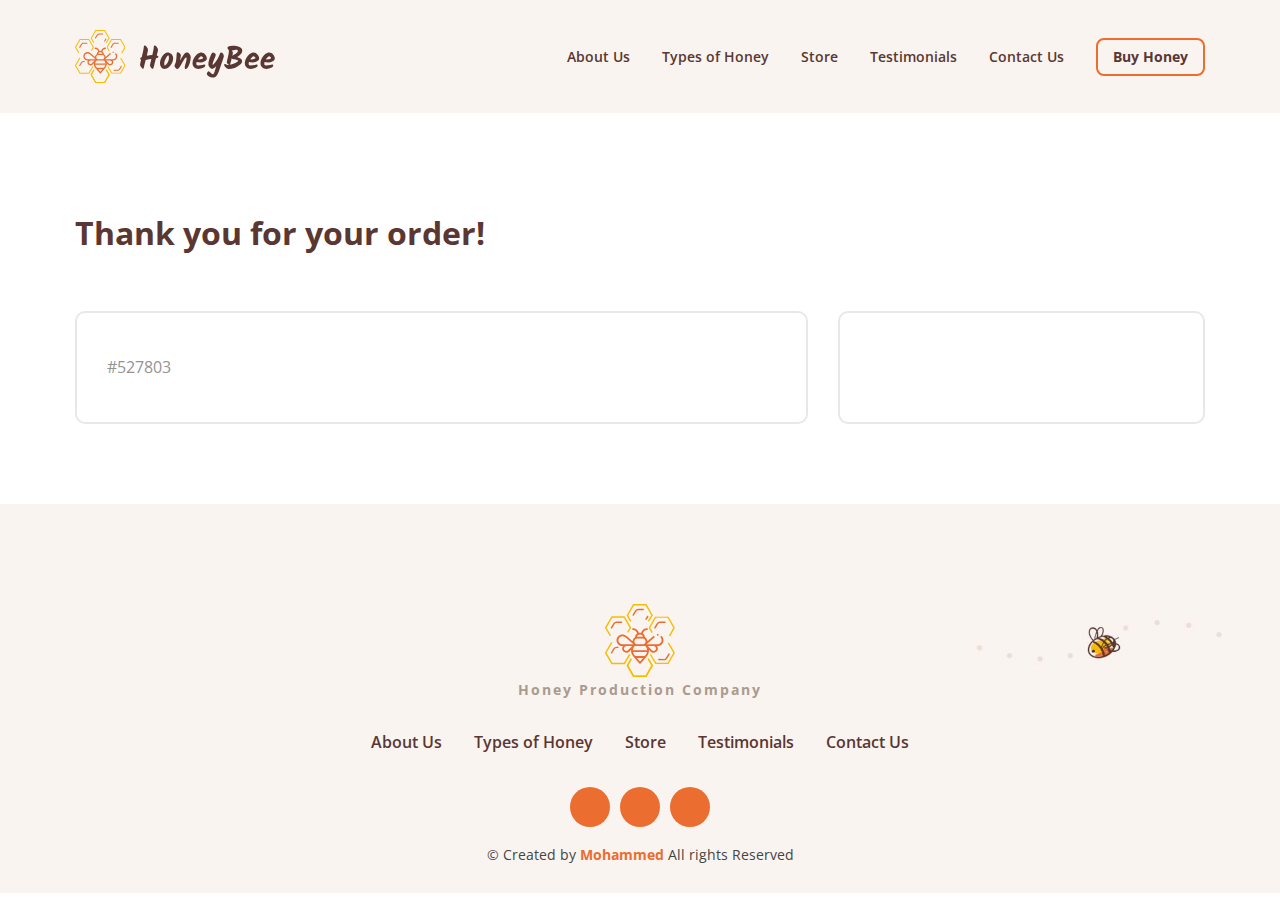
<file: order-confirmation.html>
<!DOCTYPE html>
<html lang="en">
  <head>
    <meta charset="UTF-8" />
    <meta name="viewport" content="width=device-width, initial-scale=1.0" />
    <title>Document</title>
    <!--============ Render All Elements Normally ============-->
    <link rel="stylesheet" href="./assets/css/normalize.css" />
    <!--============ Font Awesome Library ============-->
    <link
      rel="stylesheet"
      href="https://cdnjs.cloudflare.com/ajax/libs/font-awesome/6.6.0/css/all.min.css"
      integrity="sha512-Kc323vGBEqzTmouAECnVceyQqyqdsSiqLQISBL29aUW4U/M7pSPA/gEUZQqv1cwx4OnYxTxve5UMg5GT6L4JJg=="
      crossorigin="anonymous"
      referrerpolicy="no-referrer"
    />

    <!--============ Order Confimation CSS File ============-->
    <link rel="stylesheet" href="assets/css/order-confirmation.css" />

    <!--============ Main Template CSS File ============-->
    <link rel="stylesheet" href="assets/css/style.min.css" />

    <!--============ Global Template CSS File ============-->
    <link rel="stylesheet" href="assets/css/global.css" />
  </head>
  <body>
    <!--============ HEADER ============-->
    <header>
      <nav class="nav container">
        <a href="index.html" class="nav__logo">
          <img loading="lazy" src="assets/images/logotype.svg" alt="image" />
        </a>

        <div class="nav__menu" id="nav-menu">
          <ul class="nav__list">
            <li>
              <a href="index.html#about" class="nav__link">About Us</a>
            </li>

            <li>
              <a href="index.html#type" class="nav__link">Types of Honey</a>
            </li>

            <li>
              <a href="index.html#store" class="nav__link">Store</a>
            </li>

            <li>
              <a href="index.html#testimonials" class="nav__link"
                >Testimonials</a
              >
            </li>

            <li>
              <a href="index.html#contact_us" class="nav__link">Contact Us</a>
            </li>

            <li>
              <a href="index.html#sotre" class="btn__link">Buy Honey</a>
            </li>
          </ul>

          <!-- Close button -->
          <div class="nav__close" id="nav-close">
            <i class="fa-solid fa-x"></i>
          </div>
        </div>

        <!-- Toggle button -->
        <div class="nav__toggle" id="nav-toggle">
          <i class="fa-solid fa-bars"></i>
        </div>
      </nav>
    </header>

    <section class="order-details" id="order_details">
      <div class="container">
        <h1>Thank you for your order!</h1>
      </div>
      <div class="container">
        <div class="bill" id="bill">
          <p>#38246</p>
          <div class="info-order">
            <div class="product-order">
              <div class="image-and-name">
                <img
                  loading="lazy"
                  src="./assets/images/480 (2).jpeg"
                  alt="product order"
                />
                <p class="name" id="name">Buckwheat Honey</p>
              </div>
              <div class="count-and-price">
                <p>1x $10,00USD</p>
              </div>
            </div>
          </div>

          <div class="info-order">
            <div class="product-order">
              <div class="image-and-name">
                <img
                  loading="lazy"
                  src="./assets/images/480 (2).jpeg"
                  alt="product order"
                />
                <p class="name" id="name">Buckwheat Honey</p>
              </div>
              <div class="count-and-price">
                <p>1x $10,00USD</p>
              </div>
            </div>
          </div>

          <div class="info-order">
            <div class="product-order">
              <div class="image-and-name">
                <img
                  loading="lazy"
                  src="./assets/images/480 (2).jpeg"
                  alt="product order"
                />
                <p class="name" id="name">Buckwheat Honey</p>
              </div>
              <div class="count-and-price">
                <p>1x $10,00USD</p>
              </div>
            </div>
          </div>

          <p id="total">Total: 000</p>
        </div>

        <div class="customer-details" id="customer_details"></div>
      </div>
    </section>

    <!--============ FOOTER ============-->
    <footer>
      <div class="container">
        <div class="logo">
          <img loading="lazy" src="assets/images/logotype2.svg" alt="Logo" />
          <span>Honey Production Company</span>
        </div>
        <ul class="nav__list">
          <li>
            <a href="index.html#about" class="nav__link">About Us</a>
          </li>

          <li>
            <a href="index.html#type" class="nav__link">Types of Honey</a>
          </li>

          <li>
            <a href="index.html#store" class="nav__link">Store</a>
          </li>

          <li>
            <a href="index.html#testimonials" class="nav__link">Testimonials</a>
          </li>

          <li>
            <a href="index.html#contact_us" class="nav__link">Contact Us</a>
          </li>
        </ul>

        <div class="social">
          <div class="social_link">
            <i class="fa-brands fa-facebook-f"></i>
          </div>
          <div class="social_link">
            <i class="fa-brands fa-instagram"></i>
          </div>
          <div class="social_link">
            <i class="fa-brands fa-youtube"></i>
          </div>
        </div>

        <p class="copyright">
          &copy; Created by <span>Mohammed</span> All rights Reserved
        </p>
      </div>
    </footer>

    <!--============ MAIN JS ============-->
    <script src="./assets/js/order-confirmation.min.js"></script>
  </body>
</html>
</file>
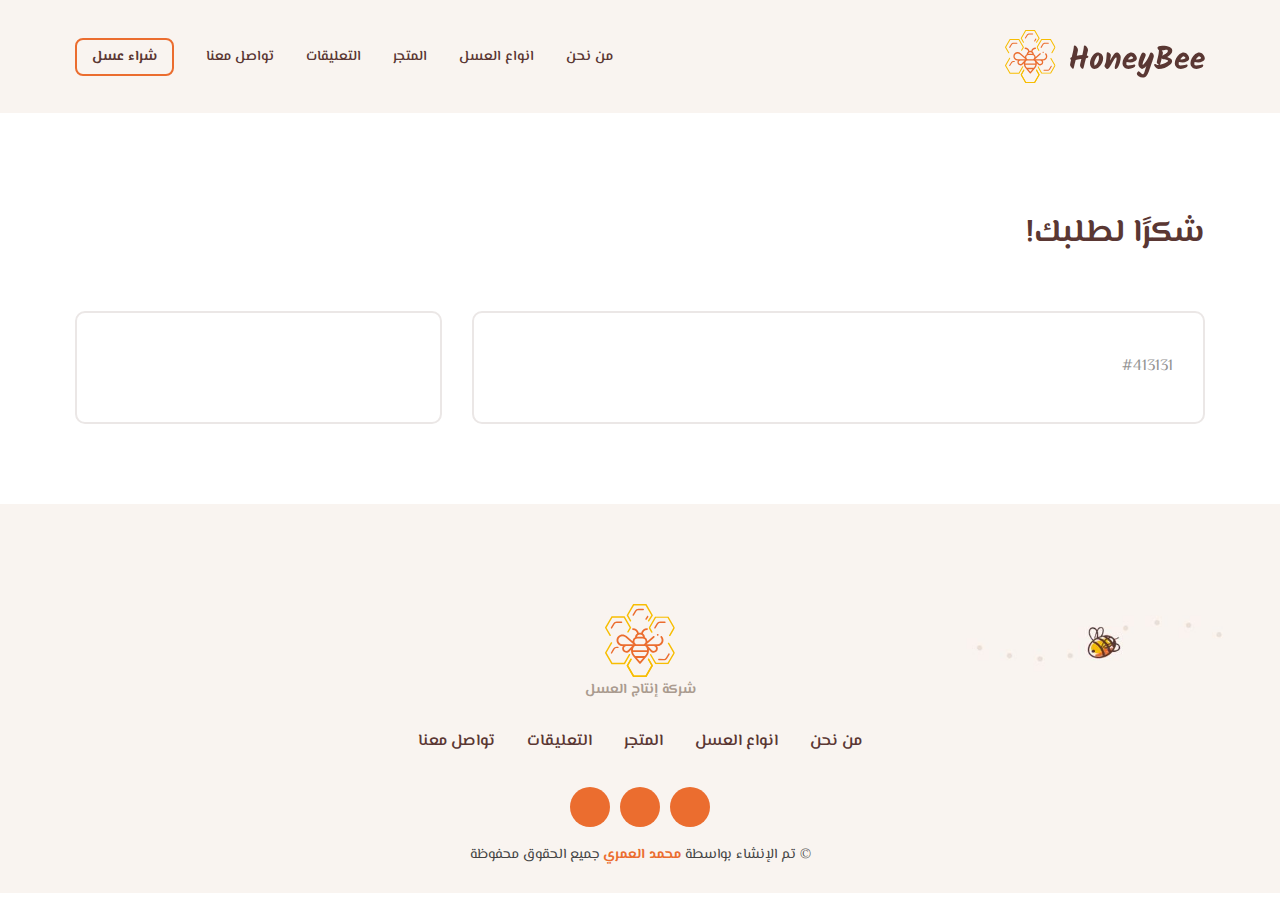
<file: order-confirmation_ar.html>
<!DOCTYPE html>
<html lang="ar" dir="rtl">
  <head>
    <meta charset="UTF-8" />
    <meta name="viewport" content="width=device-width, initial-scale=1.0" />
    <title>Document</title>
    <!--============ Render All Elements Normally ============-->
    <link rel="stylesheet" href="./assets/css/normalize.css" />
    <!--============ Font Awesome Library ============-->
    <link
      rel="stylesheet"
      href="https://cdnjs.cloudflare.com/ajax/libs/font-awesome/6.6.0/css/all.min.css"
      integrity="sha512-Kc323vGBEqzTmouAECnVceyQqyqdsSiqLQISBL29aUW4U/M7pSPA/gEUZQqv1cwx4OnYxTxve5UMg5GT6L4JJg=="
      crossorigin="anonymous"
      referrerpolicy="no-referrer"
    />

    <!--============ Order Confimation CSS File ============-->
    <link rel="stylesheet" href="assets/css/order-confirmation.css" />

    <!--============ Main Template CSS File ============-->
    <link rel="stylesheet" href="assets/css/style.min.css" />

    <!--============ Main Template Arabic lang CSS File ============-->
    <link rel="stylesheet" href="assets/css/order-confirmation_ar.css" />

    <!--============ Global Template CSS File ============-->
    <link rel="stylesheet" href="assets/css/global.css" />

    <style>
      @import url("https://fonts.googleapis.com/css2?family=El+Messiri:wght@400..700&display=swap");
      @import url("https://fonts.googleapis.com/css2?family=Tajawal:wght@200;300;400;500;700;800;900&display=swap");

      :root {
        --primary-font: "El Messiri", serif;
        --secondary-font: "El Messiri", serif;
        --bg-color: #f9f4f0;
      }
    </style>
  </head>
  <body>
    <!--============ HEADER ============-->
    <header>
      <nav class="nav container">
        <a href="index.ar.html" class="nav__logo">
          <img src="assets/images/logotype.svg" alt="image" loading="lazy" />
        </a>

        <div class="nav__menu" id="nav-menu">
          <ul class="nav__list">
            <li>
              <a href="index.ar.html#about" class="nav__link">من نحن</a>
            </li>

            <li>
              <a href="index.ar.html#type" class="nav__link">انواع العسل</a>
            </li>

            <li>
              <a href="index.ar.html#store" class="nav__link">المتجر</a>
            </li>

            <li>
              <a href="index.ar.html#testimonials" class="nav__link"
                >التعليقات</a
              >
            </li>

            <li>
              <a href="index.ar.html#contact_us" class="nav__link"
                >تواصل معنا</a
              >
            </li>

            <li>
              <a href="index.ar.html#store" class="btn__link">شراء عسل</a>
            </li>
          </ul>

          <!-- Close button -->
          <div class="nav__close" id="nav-close">
            <i class="fa-solid fa-x"></i>
          </div>
        </div>

        <!-- Toggle button -->
        <div class="nav__toggle" id="nav-toggle">
          <i class="fa-solid fa-bars"></i>
        </div>
      </nav>
    </header>

    <section class="order-details" id="order_details">
      <div class="container">
        <h1>شكرًا لطلبك!</h1>
      </div>
      <div class="container">
        <div class="bill" id="bill">
          <p>#38246</p>
          <div class="info-order">
            <div class="product-order">
              <div class="image-and-name">
                <img
                  src="./assets/images/480 (2).jpeg"
                  alt="product order"
                  loading="lazy"
                />
                <p class="name" id="name">Buckwheat Honey</p>
              </div>
              <div class="count-and-price">
                <p>1x $10,00USD</p>
              </div>
            </div>
          </div>

          <div class="info-order">
            <div class="product-order">
              <div class="image-and-name">
                <img
                  src="./assets/images/480 (2).jpeg"
                  alt="product order"
                  loading="lazy"
                />
                <p class="name" id="name">Buckwheat Honey</p>
              </div>
              <div class="count-and-price">
                <p>1x $10,00USD</p>
              </div>
            </div>
          </div>

          <div class="info-order">
            <div class="product-order">
              <div class="image-and-name">
                <img
                  src="./assets/images/480 (2).jpeg"
                  alt="product order"
                  loading="lazy"
                />
                <p class="name" id="name">Buckwheat Honey</p>
              </div>
              <div class="count-and-price">
                <p>1x $10,00USD</p>
              </div>
            </div>
          </div>

          <p id="total">Total: 000</p>
        </div>

        <div class="customer-details" id="customer_details"></div>
      </div>
    </section>

    <!--============ FOOTER ============-->
    <footer>
      <div class="container">
        <div class="logo">
          <img src="assets/images/logotype2.svg" alt="Logo" loading="lazy" />
          <span>شركة إنتاج العسل</span>
        </div>
        <ul class="nav__list">
          <li>
            <a href="index.ar.html#about" class="nav__link">من نحن</a>
          </li>

          <li>
            <a href="index.ar.html#type" class="nav__link">انواع العسل</a>
          </li>

          <li>
            <a href="index.ar.html#store" class="nav__link">المتجر</a>
          </li>

          <li>
            <a href="index.ar.html#testimonials" class="nav__link">التعليقات</a>
          </li>

          <li>
            <a href="index.ar.html#contact_us" class="nav__link">تواصل معنا</a>
          </li>
        </ul>

        <div class="social">
          <div class="social_link">
            <i class="fa-brands fa-facebook-f"></i>
          </div>
          <div class="social_link">
            <i class="fa-brands fa-instagram"></i>
          </div>
          <div class="social_link">
            <i class="fa-brands fa-youtube"></i>
          </div>
        </div>

        <p class="copyright">
          &copy; تم الإنشاء بواسطة <span>محمد العمري</span> جميع الحقوق محفوظة
        </p>
      </div>
    </footer>

    <!--============ MAIN JS ============-->
    <script src="./assets/js/order-confirmation_ar.min.js"></script>
  </body>
</html>
</file>
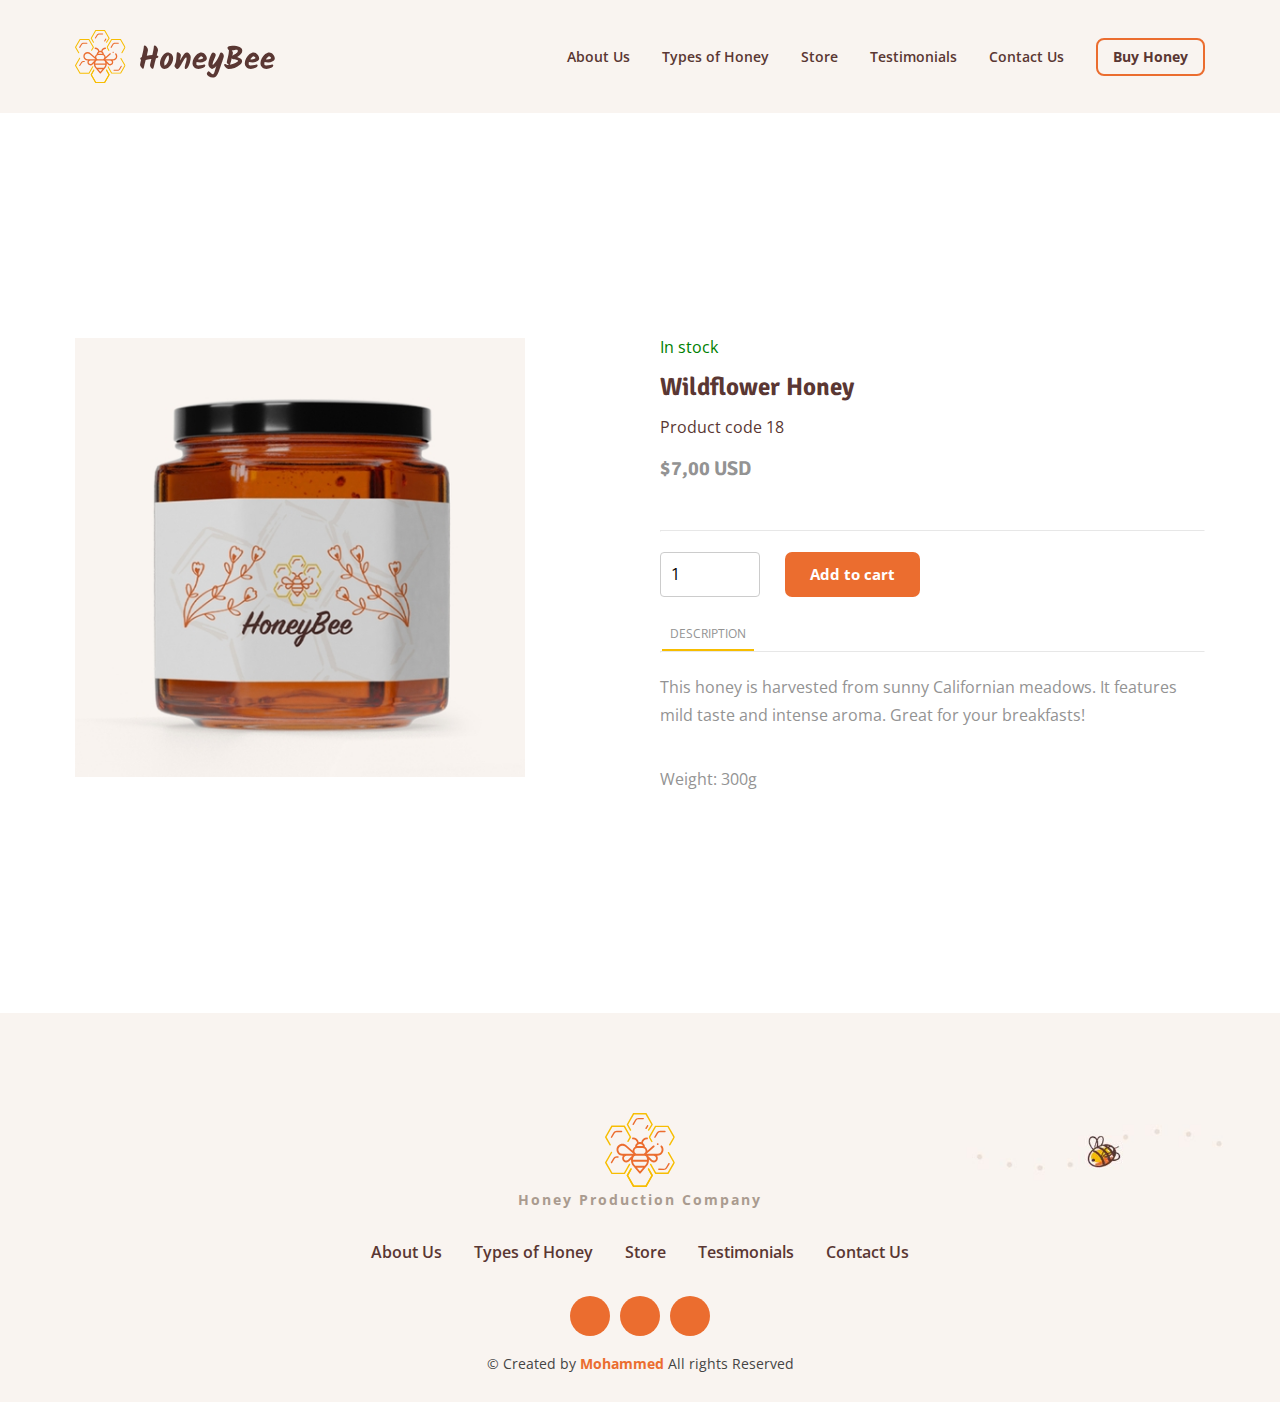
<file: product.html>
<!DOCTYPE html>
<html lang="en">
  <head>
    <meta charset="UTF-8" />
    <meta name="viewport" content="width=device-width, initial-scale=1.0" />
    <title>Document</title>
    <!--============ Render All Elements Normally ============-->
    <link rel="stylesheet" href="./assets/css/normalize.css" />
    <!--============ Font Awesome Library ============-->
    <link
      rel="stylesheet"
      href="https://cdnjs.cloudflare.com/ajax/libs/font-awesome/6.6.0/css/all.min.css"
      integrity="sha512-Kc323vGBEqzTmouAECnVceyQqyqdsSiqLQISBL29aUW4U/M7pSPA/gEUZQqv1cwx4OnYxTxve5UMg5GT6L4JJg=="
      crossorigin="anonymous"
      referrerpolicy="no-referrer"
    />

    <!--============ Main Template CSS File ============-->
    <link rel="stylesheet" href="assets/css/style.min.css" />

    <!--============ Product CSS File ============-->
    <link rel="stylesheet" href="assets/css/product.css" />

    <!--============ Global Template CSS File ============-->
    <link rel="stylesheet" href="assets/css/global.css" />
  </head>
  <body>
    <!--============ HEADER ============-->
    <header>
      <nav class="nav container">
        <a href="index.html" class="nav__logo">
          <img loading="lazy" src="assets/images/logotype.svg" alt="image" />
        </a>

        <div class="nav__menu" id="nav-menu">
          <ul class="nav__list">
            <li>
              <a href="index.html#about" class="nav__link">About Us</a>
            </li>

            <li>
              <a href="index.html#type" class="nav__link">Types of Honey</a>
            </li>

            <li>
              <a href="index.html#store" class="nav__link">Store</a>
            </li>

            <li>
              <a href="index.html#testimonials" class="nav__link"
                >Testimonials</a
              >
            </li>

            <li>
              <a href="index.html#contact_us" class="nav__link">Contact Us</a>
            </li>

            <li>
              <a href="index.html#sotre" class="btn__link">Buy Honey</a>
            </li>
          </ul>

          <!-- Close button -->
          <div class="nav__close" id="nav-close">
            <i class="fa-solid fa-x"></i>
          </div>
        </div>

        <!-- Toggle button -->
        <div class="nav__toggle" id="nav-toggle">
          <i class="fa-solid fa-bars"></i>
        </div>
      </nav>
    </header>

    <!--============ PRODUCT DEATAILS ============-->
    <section class="section product-deatails">
      <div class="container" id="container_product">
        <div class="image-container">
          <img loading="lazy" src="./assets/images/480 (1).jpeg" alt="" />
        </div>
        <div class="product-info">
          <p class="product-available">In stock</p>
          <h1 class="title-product" id="title_product">Wildflower Honey</h1>
          <p class="product-code" id="product_code">Product code 18</p>
          <strong class="product-price" id="product_price">$7,00 USD</strong>
          <hr />

          <div class="quantity">
            <input
              type="number"
              class="input-count"
              name=""
              id="product_count"
              value="1"
            />
            <button class="btn-primary" id="addToCart">Add to cart</button>
          </div>

          <p class="description">Description</p>

          <hr />

          <p class="description-text">
            This honey is harvested from sunny Californian meadows. It features
            mild taste and intense aroma. Great for your breakfasts!
          </p>

          <p class="weight">Weight: 300g</p>
        </div>
      </div>
    </section>

    <!--============ SHOPPING PAGE ============-->
    <div class="overlay" id="overlay">
      <div class="" id="change-height">
        <div class="shopping-page" id="shopping_page">
          <div class="header-shopping-page">
            <h2>Shopping cart</h2>
            <i class="fa-solid fa-xmark" id="close_shopping_page"></i>
          </div>
          <div class="container-shopping" id="container_shopping">
            <div class="layer-empty" id="layer_empty">
              <p>Shopping cart is empty</p>
              <p>Continue shopping to add product to your cart</p>
            </div>

            <div class="body-shopping-page">
              <p>Products</p>
              <div class="shop-carts" id="shop_carts"></div>
            </div>

            <div class="promo-total">
              <div>
                <button class="promo-code" id="promo_code">Promo code</button>
                <div class="container-promo-input" id="container_promo_input">
                  <div>
                    <input
                      type="text"
                      placeholder="Enter Promo code"
                      id="input_promo"
                    />
                    <p class="promo-invalid" id="promo_invalid">
                      Promo code can't be applied
                    </p>
                  </div>
                  <button id="promo_ok">ok</button>
                </div>
              </div>
              <div class="container_total">
                Total:
                <p class="total" id="total">$60,000</p>
              </div>
            </div>

            <div class="place">Place an order</div>

            <form action="order-confirmation.html">
              <div class="input-container">
                <p>Name <span>*</span></p>
                <input
                  type="text"
                  name="name"
                  id="name_input"
                  placeholder="Your Name"
                  required
                />
              </div>

              <div class="input-container">
                <p>Email <span>*</span></p>
                <input
                  type="email"
                  name="email"
                  id="email_input"
                  placeholder="Your email address"
                  required
                />
              </div>

              <div class="input-container">
                <p>Phone <span>*</span></p>
                <input
                  type="text"
                  name="phone"
                  id="phone_input"
                  placeholder="Your Phone"
                  required
                />
              </div>

              <div class="input-container">
                <p>Comment</p>
                <textarea
                  type="text"
                  name="comment"
                  id="comment_input"
                  placeholder="Your comment"
                ></textarea>
              </div>

              <input
                type="submit"
                class="btn-primary"
                id="order_honey"
                value="Order"
              />
            </form>
          </div>
        </div>
      </div>
    </div>

    <!--============ CART SHOPPING ============-->
    <div class="cart-shopping" id="cart_shopping" data-count="0">
      <i class="fa-solid fa-cart-shopping"></i>
    </div>

    <!--============ FOOTER ============-->
    <footer>
      <div class="container">
        <div class="logo">
          <img loading="lazy" src="assets/images/logotype2.svg" alt="Logo" />
          <span>Honey Production Company</span>
        </div>
        <ul class="nav__list">
          <li>
            <a href="index.html#about" class="nav__link">About Us</a>
          </li>

          <li>
            <a href="index.html#type" class="nav__link">Types of Honey</a>
          </li>

          <li>
            <a href="index.html#store" class="nav__link">Store</a>
          </li>

          <li>
            <a href="index.html#testimonials" class="nav__link">Testimonials</a>
          </li>

          <li>
            <a href="index.html#contact_us" class="nav__link">Contact Us</a>
          </li>
        </ul>

        <div class="social">
          <div class="social_link">
            <i class="fa-brands fa-facebook-f"></i>
          </div>
          <div class="social_link">
            <i class="fa-brands fa-instagram"></i>
          </div>
          <div class="social_link">
            <i class="fa-brands fa-youtube"></i>
          </div>
        </div>

        <p class="copyright">
          &copy; Created by <span>Mohammed</span> All rights Reserved
        </p>
      </div>
    </footer>

    <!--============ MAIN JS ============-->
    <script src="./assets/js/mainLogic.min.js"></script>
    <!--============ MAIN JSs ============-->
    <script src="./assets/js/product.js"></script>
    <!--============ SWIPER JS ============-->
    <script src="assets/js/swiper-bundle.min.js"></script>
  </body>
</html>
</file>
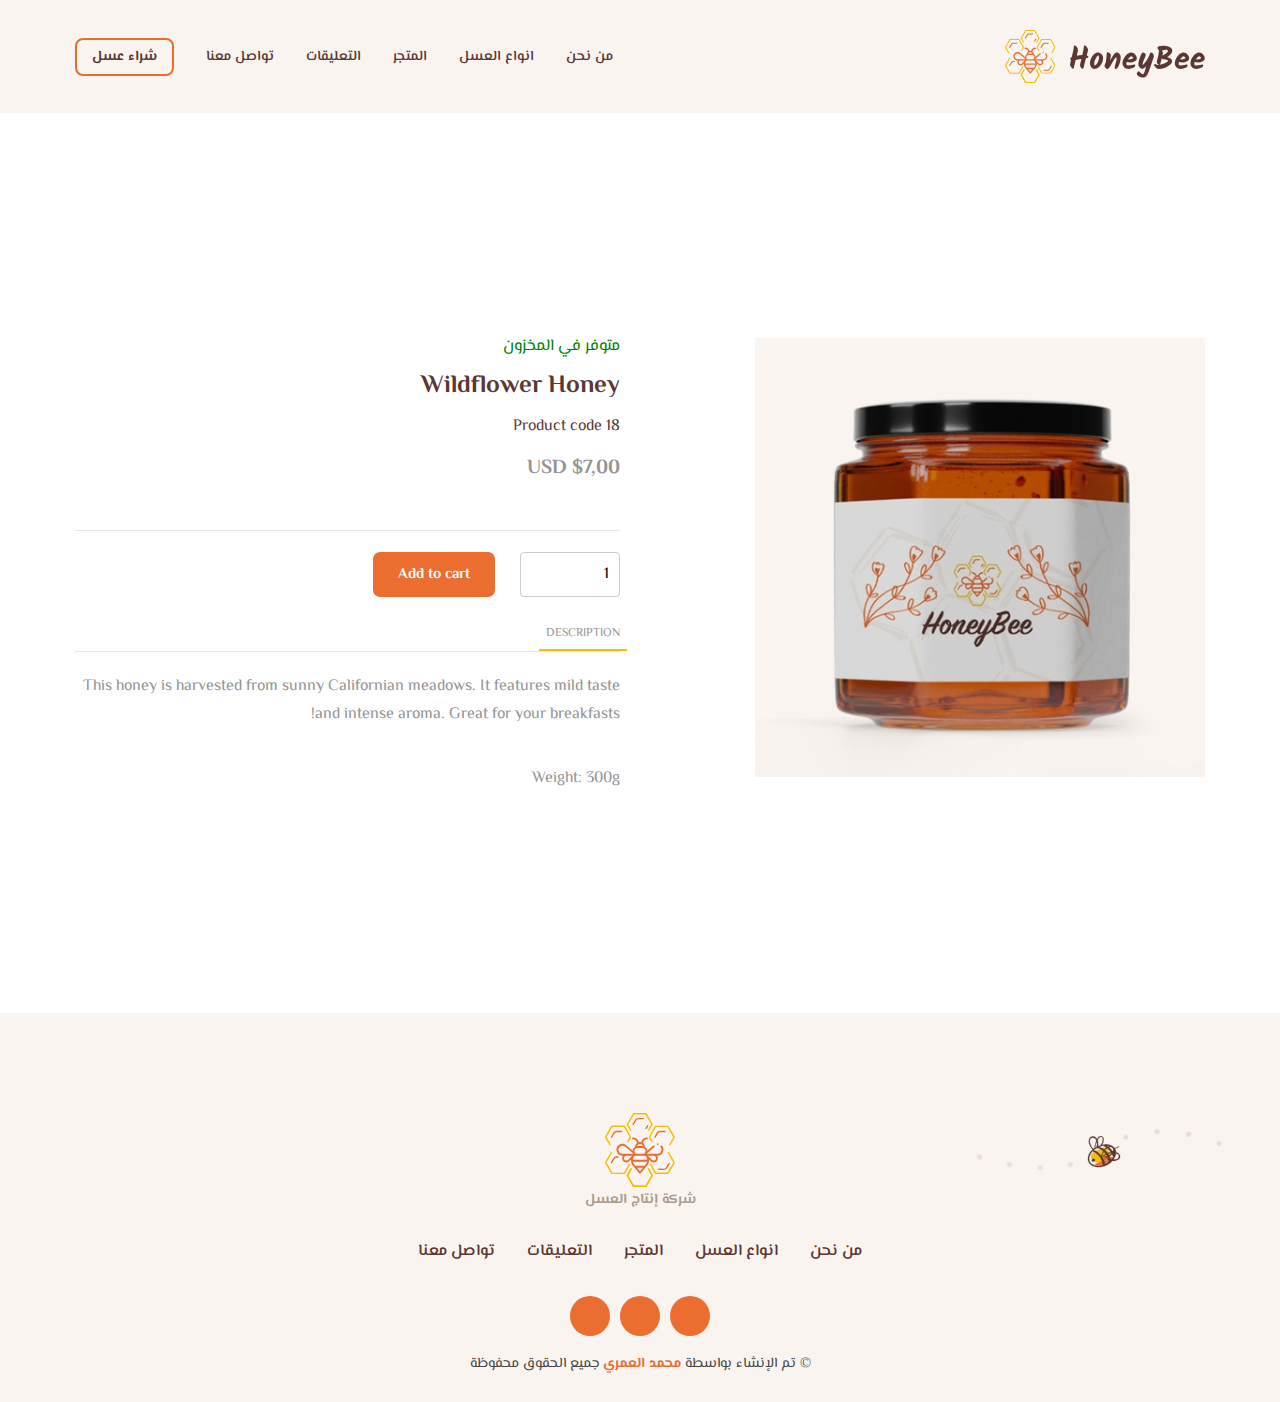
<file: product_ar.html>
<!DOCTYPE html>
<html lang="ar" dir="rtl">
  <head>
    <meta charset="UTF-8" />
    <meta name="viewport" content="width=device-width, initial-scale=1.0" />
    <title>Document</title>
    <!--============ Render All Elements Normally ============-->
    <link rel="stylesheet" href="./assets/css/normalize.css" />
    <!--============ Font Awesome Library ============-->
    <link
      rel="stylesheet"
      href="https://cdnjs.cloudflare.com/ajax/libs/font-awesome/6.6.0/css/all.min.css"
      integrity="sha512-Kc323vGBEqzTmouAECnVceyQqyqdsSiqLQISBL29aUW4U/M7pSPA/gEUZQqv1cwx4OnYxTxve5UMg5GT6L4JJg=="
      crossorigin="anonymous"
      referrerpolicy="no-referrer"
    />

    <!--============ Main Template CSS File ============-->
    <link rel="stylesheet" href="assets/css/style.min.css" />

    <!--============ Product CSS File ============-->
    <link rel="stylesheet" href="assets/css/product.css" />

    <!--============ Main Template Arabic lang CSS File ============-->
    <link rel="stylesheet" href="assets/css/product_ar.css" />

    <!--============ Global Template CSS File ============-->
    <link rel="stylesheet" href="assets/css/global.css" />

    <style>
      @import url("https://fonts.googleapis.com/css2?family=El+Messiri:wght@400..700&display=swap");
      @import url("https://fonts.googleapis.com/css2?family=Tajawal:wght@200;300;400;500;700;800;900&display=swap");

      :root {
        --primary-font: "El Messiri", serif;
        --secondary-font: "El Messiri", serif;
        --bg-color: #f9f4f0;
      }
    </style>
  </head>
  <body>
    <!--============ HEADER ============-->
    <header>
      <nav class="nav container">
        <a href="index.ar.html" class="nav__logo">
          <img loading="lazy" src="assets/images/logotype.svg" alt="image" />
        </a>

        <div class="nav__menu" id="nav-menu">
          <ul class="nav__list">
            <li>
              <a href="index.ar.html#about" class="nav__link">من نحن</a>
            </li>

            <li>
              <a href="index.ar.html#type" class="nav__link">انواع العسل</a>
            </li>

            <li>
              <a href="index.ar.html#store" class="nav__link">المتجر</a>
            </li>

            <li>
              <a href="index.ar.html#testimonials" class="nav__link"
                >التعليقات</a
              >
            </li>

            <li>
              <a href="index.ar.html#contact_us" class="nav__link"
                >تواصل معنا</a
              >
            </li>

            <li>
              <a href="index.ar.html#store" class="btn__link">شراء عسل</a>
            </li>
          </ul>

          <!-- Close button -->
          <div class="nav__close" id="nav-close">
            <i class="fa-solid fa-x"></i>
          </div>
        </div>

        <!-- Toggle button -->
        <div class="nav__toggle" id="nav-toggle">
          <i class="fa-solid fa-bars"></i>
        </div>
      </nav>
    </header>

    <!--============ PRODUCT DEATAILS ============-->
    <section class="section product-deatails">
      <div class="container" id="container_product">
        <div class="image-container">
          <img loading="lazy" src="./assets/images/480 (1).jpeg" alt="" />
        </div>
        <div class="product-info">
          <p class="product-available">متوفر في المخزون</p>
          <h1 class="title-product" id="title_product">Wildflower Honey</h1>
          <p class="product-code" id="product_code">Product code 18</p>
          <strong class="product-price" id="product_price">$7,00 USD</strong>
          <hr />

          <div class="quantity">
            <input
              type="number"
              class="input-count"
              name=""
              id="product_count"
              value="1"
            />
            <button class="btn-primary" id="addToCart">Add to cart</button>
          </div>

          <p class="description">Description</p>

          <hr />

          <p class="description-text">
            This honey is harvested from sunny Californian meadows. It features
            mild taste and intense aroma. Great for your breakfasts!
          </p>

          <p class="weight">Weight: 300g</p>
        </div>
      </div>
    </section>

    <!--============ SHOPPING PAGE ============-->
    <div class="overlay" id="overlay">
      <div class="" id="change-height">
        <div class="shopping-page" id="shopping_page">
          <div class="header-shopping-page">
            <h2>السلة</h2>
            <i class="fa-solid fa-xmark" id="close_shopping_page"></i>
          </div>
          <div class="container-shopping" id="container_shopping">
            <div class="layer-empty" id="layer_empty">
              <p>عربة التسوق فارغة</p>
              <p>تابع التسوق لإضافة منتج إلى عربة التسوق الخاصة بك.</p>
            </div>

            <div class="body-shopping-page">
              <p>المنتجات</p>
              <div class="shop-carts" id="shop_carts"></div>
            </div>

            <div class="promo-total">
              <div>
                <button class="promo-code" id="promo_code">كود الخصم</button>
                <div class="container-promo-input" id="container_promo_input">
                  <div>
                    <input
                      type="text"
                      placeholder="ادخل كود الخصم"
                      id="input_promo"
                    />
                    <p class="promo-invalid" id="promo_invalid">
                      كود الخصم غير صالح
                    </p>
                  </div>
                  <button id="promo_ok">تطبيق</button>
                </div>
              </div>
              <div class="container_total">
                المجموع:
                <p class="total" id="total">$60,000</p>
              </div>
            </div>

            <div class="place">Place an order</div>

            <form action="order-confirmation_ar.html">
              <div class="input-container">
                <p>الاسم <span>*</span></p>
                <input
                  type="text"
                  name="name"
                  id="name_input"
                  placeholder="اسمك"
                  required
                />
              </div>

              <div class="input-container">
                <p>البريد الإكتروني <span>*</span></p>
                <input
                  type="email"
                  name="email"
                  id="email_input"
                  placeholder="بريدك الإكتروني"
                  required
                />
              </div>

              <div class="input-container">
                <p>رقم الهاتف <span>*</span></p>
                <input
                  type="text"
                  name="phone"
                  id="phone_input"
                  placeholder="رقم هاتفك"
                  required
                />
              </div>

              <div class="input-container">
                <p>التعليق</p>
                <textarea
                  type="text"
                  name="comment"
                  id="comment_input"
                  placeholder="تعليقك"
                ></textarea>
              </div>

              <input
                type="submit"
                class="btn-primary"
                id="order_honey"
                value="طلب"
              />
            </form>
          </div>
        </div>
      </div>
    </div>

    <!--============ CART SHOPPING ============-->
    <div class="cart-shopping" id="cart_shopping" data-count="0">
      <i class="fa-solid fa-cart-shopping"></i>
    </div>

    <!--============ FOOTER ============-->
    <footer>
      <div class="container">
        <div class="logo">
          <img loading="lazy" src="assets/images/logotype2.svg" alt="Logo" />
          <span>شركة إنتاج العسل</span>
        </div>
        <ul class="nav__list">
          <li>
            <a href="index.ar.html#about" class="nav__link">من نحن</a>
          </li>

          <li>
            <a href="index.ar.html#type" class="nav__link">انواع العسل</a>
          </li>

          <li>
            <a href="index.ar.html#store" class="nav__link">المتجر</a>
          </li>

          <li>
            <a href="index.ar.html#testimonials" class="nav__link">التعليقات</a>
          </li>

          <li>
            <a href="index.ar.html#contact_us" class="nav__link">تواصل معنا</a>
          </li>
        </ul>

        <div class="social">
          <div class="social_link">
            <i class="fa-brands fa-facebook-f"></i>
          </div>
          <div class="social_link">
            <i class="fa-brands fa-instagram"></i>
          </div>
          <div class="social_link">
            <i class="fa-brands fa-youtube"></i>
          </div>
        </div>

        <p class="copyright">
          &copy; تم الإنشاء بواسطة <span>محمد العمري</span> جميع الحقوق محفوظة
        </p>
      </div>
    </footer>

    <!--============ MAIN JSs ============-->
    <script src="./assets/js/product_ar.js"></script>
    <!--============ MAIN JS ============-->
    <script src="./assets/js/mainLogic.min.js"></script>
    <!--============ SWIPER JS ============-->
    <script src="assets/js/swiper-bundle.min.js"></script>
  </body>
</html>
</file>
<file: assets/css/global.css>
/*============ GOOGLE FONTS ============*/
@import url("https://fonts.googleapis.com/css2?family=Open+Sans:ital,wght@0,300..800;1,300..800&family=Signika+Negative:wght@300..700&display=swap");

/*============ Custom Property ============*/
:root {
  --primary-font: "Open Sans", sans-serif;
  --secondary-font: "Signika Negative", sans-serif;
  --bg-color: #f9f4f0;
}

/*============ Global Rules ============*/
* {
  -webkit-box-sizing: border-box;
  -moz-box-sizing: border-box;
  box-sizing: border-box;
  margin: 0;
  padding: 0;
}

html {
  scroll-behavior: smooth;
}

body {
  font-family: "Open Sans", sans-serif;
  font-family: var(--font);
  overflow-x: hidden;
  position: relative;
}

body.overflow {
  overflow: hidden;
}

.main {
  overflow: hidden;
}
.container {
  padding-left: 20px;
  padding-right: 20px;
  margin-left: auto;
  margin-right: auto;
}
section {
  padding-top: 80px;
  padding-bottom: 80px;
}
ul {
  list-style: none;
}
a,
img,
span,
input,
button {
  display: block;
}
input,
button {
  outline: none;
  border: none;
}
img {
  display: block;
  max-width: 100%;
  height: auto;
}
a {
  text-decoration: none;
  color: inherit;
}

@media (min-width: 768px) and (max-width: 992px) {
  .container {
    padding-left: 40px;
    padding-right: 40px;
  }
}

/* Small */
@media (min-width: 768px) {
  .container {
    /* width: 750px; */
  }
}
/* Medium */
@media (min-width: 992px) {
  .container {
    /* width: 970px; */
  }
}
/* Large */
@media (min-width: 1200px) {
  .container {
    width: 1170px;
  }
}

/*=============== COMPONENTS ===============*/
.btn-primary {
  font-family: var(--primary-font);
  font-size: 17px;
  font-weight: 700;
  padding: 14px 30px;
  border-radius: 7px;
  width: fit-content;
  background-color: #eb6d2f;
  color: white;
  transition: 0.2s;
  cursor: pointer;
}

.btn-primary:hover {
  background-color: #f7bd00;
}

.section-label {
  color: #eb6d2f;
  font-family: var(--primary-font);
  font-size: 14px;
  font-weight: 700;
  letter-spacing: 2px;
  text-align: center;
}

.section-title {
  position: relative;
  font-size: 50px;
  color: #5a3733;
  font-family: var(--secondary-font);
  text-align: center;
}

.section-title::before {
  content: "";
  position: absolute;
  left: 50%;
  transform: translateX(-50%);
  bottom: -20px;
  width: 80px;
  height: 4px;
  background-color: #eb6d2f;
}

.section-description {
  color: #504f4e;
  font-size: 18px;
  font-family: var(--primary-font);
  text-align: center;
  max-width: 800px;
  line-height: 1.7;
  margin: 0 auto;
}
</file>
<file: assets/css/cartIsEmpty.css>
section {
    min-height: 50vh;
    display: flex;
    align-items: center;
}

h1 {
    letter-spacing: 5px;
    color: #5a3733;
    text-align: center;
    font-size: 30px;
    line-height: 1.8;
}
</file>
<file: assets/css/order-confirmation.css>
/*=============== ORDER DETAILS ===============*/
.order-details h1 {
    color: #5a3733;
    margin-bottom: 60px;
}

.order-details .container {
    display: grid;
    grid-template-columns: 2fr 1fr;
    column-gap: 30px;
    font-family: var(--primary-font);
}

.order-details .bill,
.order-details .customer-details {
    padding: 45px 30px;
    border: 2px solid #EBE7E6;
    border-radius: 10px;
    color: #939393;
}

.order-details .bill .product-order {
    display: flex;
    align-items: center;
    border-bottom: 1px solid rgba(0, 0, 0, 0.1);
    padding: 20px 0 10px;
}

.order-details .bill .product-order .image-and-name {
    display: flex;
    align-items: center;
}

.order-details .bill .product-order .image-and-name img {
    width: 40px;
}

.order-details .bill .product-order .name {
    margin-left: 20px;
}

.order-details .bill .count-and-price {
    margin-left: auto;
}

.order-details .customer-details h3 {
    font-weight: normal;
    margin-bottom: 25px;
}

.order-details .customer-details p:not(:first-of-type) {
    margin-top: 10px;
}

.total {
    text-align: right;
    margin-top: 20px;
    font-size: 20px;
}

@media (max-width: 768px){
    .order-details .container {
        grid-template-columns: 1fr;
        row-gap: 60px;
    }
}

@media (max-width: 480px){
    .order-details .bill .product-order {
        flex-direction: column;
        align-items: start;
    }
    .order-details .bill .count-and-price {
        margin-left: 60px;
        margin-top: 5px;
    }
}
</file>
<file: assets/css/order-confirmation_ar.css>
@media (max-width: 992px) {
    nav .nav__close {
        left: 23px;
        right: initial;
    }
}

.order-details .bill .count-and-price {
    margin-right: auto;
    margin-left: initial;
}

.total {
    text-align: left;
    margin-top: 20px;
    font-size: 20px;
}

.order-details .bill .product-order .image-and-name {
    column-gap: 15px;
}
</file>
<file: assets/css/product.css>
/*=============== PRODUCT DEATAILS ===============*/
body {
    position: relative;
}

.product-deatails {
    min-height: 100vh;
    display: flex;
    align-items: center;
}

.product-deatails .container {
    display: grid;
    grid-template-columns: repeat(2, minmax(100px, 550px));
    column-gap: 40px;
    font-family: var(--primary-font);
}

.product-deatails .image-container {
    max-width: 450px;
}

.product-deatails .product-available {
    color: green;
}

.product-deatails .title-product {
    font-family: var(--secondary-font);
    color: #5a3733;
    font-size: 25px;
    font-weight: 700;
}

.product-deatails .product-code {
    margin-bottom: 20px;
    font-size: 14;
    color: #5a3733;
}

.product-deatails .product-price {
    font-family: var(--secondary-font);
    color: #939393;
    font-size: 20px;
}

.product-deatails hr:first-of-type {
    margin-top: 50px;
    border-color: #ffffff46 !important;
}

.product-deatails .quantity {
    margin-top: 20px;
    display: flex;
    column-gap: 25px;
}

.product-deatails .input-count {
    width: 100px;
    height: 45px;
    border: 1px solid #ccc;
    border-radius: 4px;
    padding: 10px;
}

.product-deatails .quantity button {
    font-size: 15px;
    padding: 0px 25px !important;
    cursor: pointer;
}

.product-deatails .description {
    position: relative;
    font-size: 12px;
    margin-top: 30px;
    color: #939393;
    text-transform: uppercase;
    margin-left: 10px;
    width: fit-content;
    /* margin-bottom: 5px; */
}

.product-deatails .description::before {
    content: "";
    position: absolute;
    left: -10%;
    bottom: -10px;
    height: 2px;
    width: 120%;
    background-color: #f7bd00;
}

.product-deatails hr:last-of-type {
    margin-top: 10px;
    border-color: #ffffff46 !important;
}

.product-deatails .description-text {
    margin-top: 20px;
    line-height: 1.8;
    color: #939393;
}

.product-deatails .weight {
    margin-top: 40px;
    color: #939393;
}

@media (max-width: 768px){
    .product-deatails .container {
        display: grid;
        grid-template-columns: 1fr;
    }

    .product-deatails .image-container {
        justify-self: center;
    }

    .product-deatails .product-info {
        margin-top: 50px;
    }
}
</file>
<file: assets/css/product_ar.css>
/*=============== HEADER ===============*/
@media (max-width: 992px) {
    nav .nav__close {
        display: block;
        position: absolute;
        left: 23px;
        right: initial;
        top: 40px;
        font-size: 25px;
        cursor: pointer;
        transition: 0.2s;
        opacity: 0;
        visibility: hidden;
    }
}
/*=============== shopping-page ===============*/
.shopping-page .body-shopping-page .cart-item p {
    color: #939393;
    margin-right: auto;
    margin-left: initial;
}

.shopping-page .body-shopping-page .cart-item .trash {
    margin-left: initial;
    margin-right: 30px;
}

.shopping-page .body-shopping-page .cart-item input[type="number"] {
    margin-right: 15px;
    margin-left: initial;
}

.shopping-page .body-shopping-page .cart-item a {
    margin-right: 30px;
    margin-left: initial;
}

.shopping-page .body-shopping-page .cart-item .containe_input_count .click-down {
    left: -8px;
    right: initial;
}

.shopping-page .body-shopping-page .cart-item .containe_input_count .click-up {
    left: -8px;
    right: initial;
}

@media (max-width: 768px) {
    .shopping-page .body-shopping-page .cart-item .trash {
        position: absolute;
        top: 27%;
        left: 0;
        right: initial;
    }

    .shopping-page .body-shopping-page .cart-item .containe_input_count .click-up {
        top: -4px;
        left: 8px;
    }

    .shopping-page .body-shopping-page .cart-item .containe_input_count .click-down {
        bottom: -4px;
        left: 8px;
    }

    .shopping-page .body-shopping-page .cart-item .containe_input_count {
        margin-right: 20px;
    }

    .shopping-page .body-shopping-page .cart-item a,
    .shopping-page .body-shopping-page .cart-item p,
    .shopping-page .body-shopping-page .cart-item .trash {
        margin-left: initial;
        margin-right: 20px;
        margin-top: 10px;
    }

    .shopping-page .body-shopping-page .cart-item input[type="number"] {
        margin-right: 0;
    }
}
</file>
<file: assets/css/style.min.css>
header{background-color:var(--bg-color);position:relative;z-index:10}nav{display:flex;justify-content:space-between;align-items:center;padding-top:30px;padding-bottom:30px;font-family:var(--primary-font)}nav .nav__logo{position:relative;z-index:10;width:200px}nav .nav__menu{display:flex}nav .nav__list{display:flex;column-gap:32px}nav .nav__list>li{display:flex;align-items:center}nav .nav__list .nav__link,nav .nav__list .btn__link{font-weight:600;font-size:14px;color:#5a3733}nav .nav__list .nav__link{position:relative;transition:0.2s}nav .nav__list .nav__link::before{content:'';position:absolute;height:2px;bottom:-10px;left:-15%;width:0;background-color:#f7bd00;transition:0.2s}nav .nav__list .nav__link:hover{color:#eb6d2f}nav .nav__list .nav__link:hover::before{width:130%}nav .nav__list .btn__link{padding:9px 15px;font-weight:700;border:2px solid #eb6d2f;border-radius:8px;transition:0.4s background-color,0.2s color}nav .nav__list .btn__link:hover{background-color:#eb6d2f;color:#fff}nav .nav__toggle{display:none;color:#5a3733}nav .nav__close{display:none}@media(max-width:992px){nav .nav__list{position:absolute;left:0;top:-100vh;flex-direction:column;align-items:center;row-gap:15px;width:100%;height:100vh;background-color:var(--bg-color);transition:0.4s top;z-index:9999}nav .nav__list.show{top:calc(0px + 99px)}nav .nav__list .nav__link{font-size:16px}nav .nav__toggle{position:relative;z-index:10;display:block;font-size:30px;cursor:pointer;transition:0.2s;opacity:1}nav .nav__toggle.hide{visibility:hidden;opacity:0}nav .nav__close{display:block;position:absolute;right:23px;top:40px;font-size:25px;cursor:pointer;transition:0.2s;opacity:0;visibility:hidden}nav .nav__close.show{visibility:visible;opacity:1;color:#5a3733}}@media (max-width:992px){nav .nav__list .nav__link{font-size:18px;padding:10px}}@media (max-width:576px){nav .nav__logo{width:150px}}.hero{height:calc(100vh);background-image:url(../images/cover.jpg);background-size:cover;background-repeat:no-repeat;background-position:center;position:relative;padding-top:initial;padding-bottom:initial}.hero .container{height:100%;display:flex;flex-direction:column;justify-content:center}.hero .container p:first-of-type{color:#eb6d2f;font-family:var(--primary-font);font-size:14px;font-weight:700;word-spacing:3px}.hero .container h1{font-size:110px;font-family:var(--secondary-font);font-weight:700;color:#5a3733;margin:20px 0;position:relative}.hero .container h1::before{content:'';position:absolute;bottom:0;width:60px;height:4px;background-color:#eb6d2f}.hero .container p:last-of-type{color:#504F4E;font-family:var(--primary-font);font-size:20px;max-width:650px;line-height:1.7}.hero .container a.btn-primary{margin-top:40px}@media (max-width:992px){.hero{background-position:center}.hero .container h1{font-size:86px}}@media (max-width:768px){.data-hero{margin-top:initial}.hero .container h1{font-size:68px}}@media (max-width:576px){.hero .container h1{font-size:42px;max-width:300px}.hero .container p:last-of-type{font-size:16px}}.services{background-image:url(../images/bg-2.jpg);background-color:var(--bg-color);background-size:cover;background-repeat:no-repeat;background-position:center;min-height:90vh}.services .sliders{position:relative}.card_container{margin-top:50px;text-align:center}.services .card-item{background-color:#FFF;padding:50px 30px 10px;box-shadow:0 4px 6px rgb(0 0 0 / .1);border-radius:8px;text-align:center}.services .card-item img{width:90px;height:100px;margin:0 auto}.services .card-item h3{font-size:25px;font-weight:700;font-family:var(--secondary-font);color:#5a3733;margin:20px}.services .card-item p{font-size:16px;line-height:1.7;color:#504F4E;font-family:var(--primary-font)}.services .card-item a{margin:30px auto;font-size:14px;font-weight:700;font-family:var(--primary-font);color:#f7bd00;width:fit-content}.services .card-item a:hover{text-decoration:underline}.services .swiper-button-prev{left:-50px;color:#5a3733b7;transition:0.3s}.services .swiper-button-prev::after{font-size:25px!important;font-weight:700}.services .swiper-button-next{right:-50px;color:#5a3733b7;transition:0.3s}.services .swiper-button-next::after{font-size:25px!important;font-weight:700}.services .swiper-button-prev:hover,.services .swiper-button-next:hover{color:#5a3733}.swiper-pagination{bottom:-50px!important}.swiper-pagination-bullet{background-color:#5a3733be;width:11px;height:11px;margin:0 7px!important;transition:0.2s}.swiper-pagination-bullet:hover{background-color:#5a3733be!important;opacity:1}.about{background-image:url(../images/bg-1.jpg);background-color:var(--bg-color);background-size:cover;background-repeat:no-repeat;background-position:center;min-height:90vh}.about .container{display:grid;grid-template-columns:repeat(2,minmax(0,580px));justify-content:center;width:initial;gap:35px}.about .container .data-about{text-align:start}.about .data-about .section-label,.about .data-about .section-title,.about .data-about .section-description{text-align:inherit}.about .data-about .section-title::before{left:0;transform:translateX(0)}.about .data-about .section-description{max-width:initial}.about .data-about .features-container{margin-top:55px}.about .data-about .features-container ul{display:flex;flex-direction:column;row-gap:30px;align-items:start}.about .data-about ul .feature-box{display:flex;align-items:center;gap:25px}.about .feature-icon img{width:90px;max-width:initial}.about .feature-text{display:flex;flex-direction:column;gap:5px}.about .feature-text .feature-title{font-family:var(--secondary-font);font-size:25px;font-weight:700;color:#5a3733}.about .feature-text .feature-description{font-size:16px;font-family:var(--primary-font);color:#504F4E;line-height:1.7}@media (max-width:768px){.about .container{grid-template-columns:1fr}.about .data-about .section-title{font-size:38px}.about .feature-icon img{width:63px}.about .feature-text .feature-title{font-size:22px}}@media (max-width:370px){.about .data-about ul .feature-box{flex-direction:column;text-align:center}}.hero-video{background-color:gray;background-image:url(../images/IGTlDjRN3kc.jpeg);background-size:cover;background-position:center;background-attachment:fixed;height:55vh;display:flex;justify-content:center;align-items:center;flex-direction:column;gap:20px;position:relative}.play-icon{position:relative;width:90px;height:90px;border-radius:50%;background-color:#fff;border:4px solid #fff0;cursor:pointer}.play-icon i{position:absolute;left:50%;top:50%;transform:translate(-50%,-50%);color:#eb6d2f;font-size:25px}.hero-video h3{color:#fff;font-size:20px;font-family:var(--primary-font);text-shadow:0 2px 4px #000}@media (max-width:768px){.hero-video{height:45vh}}.honey-types{background-color:var(--bg-color);text-align:start;position:relative}.honey-types .container{display:grid;grid-template-columns:390px minmax(100px,860px);gap:0}.honey-types .data-honey-types .section-label,.honey-types .data-honey-types .section-title,.honey-types .data-honey-types .section-description{text-align:inherit}.honey-types .data-honey-types .section-title::before{left:0;transform:translateX(0)}.honey-types .data-honey-types .section-description{max-width:initial}.honey-benefits{margin-top:40px;display:grid;row-gap:20px}.honey-benefits div{display:flex;align-items:center;column-gap:10px}.honey-benefits img{width:20px}.honey-benefits li{position:relative;font-family:var(--primary-font);color:#444;font-weight:400}.honey-types .sliders{position:relative}.honey-types .sliders .card-item{padding:80px 20px;background-color:#FFF;box-shadow:0 4px 6px rgb(0 0 0 / .1);border-radius:8px;text-align:center}.honey-types .card-item img{width:90px;height:100px;margin:0 auto}.honey-types .sliders .card-item a{margin:40px auto 0;padding:14px 20px;font-size:15px}.honey-types .sliders .card-item h3{font-size:25px;font-family:var(--secondary-font);color:#5a3733;margin:20px 0}.honey-types .sliders .card-item p{font-family:var(--primary-font);color:#413939;line-height:1.7}.honey-types .swiper-button-prev{left:-20px;background-color:#5a3733b7;color:rgb(255 255 255 / .747);transition:0.3s;border-radius:50%;width:35px;height:35px}.honey-types .swiper-button-prev::after{font-size:15px!important;font-weight:700}.honey-types .swiper-button-next{right:-20px;background-color:#5a3733da;color:rgb(255 255 255 / .747);transition:0.3s;border-radius:50%;border-radius:50%;width:35px;height:35px}.honey-types .swiper-button-next::after{font-size:15px!important;font-weight:700}.honey-types .swiper-button-prev:hover,.honey-types .swiper-button-next:hover{background-color:#5a3733;color:#fff}.swiper-pagination-honey{bottom:-50px!important}.swiper-pagination-clickable .swiper-pagination-bullet{background-color:#5a3733be;width:11px;height:11px;margin:0 7px!important;transition:0.2s}.swiper-pagination-clickable .swiper-pagination-bullet:hover{background-color:#5a3733be!important;opacity:1}@media (max-width:992px){.honey-types .container{grid-template-columns:100%;row-gap:50px}}@media (max-width:768px){.honey-types .sliders .card-item{padding:30px 10px}.swiper-button-prev,.swiper-button-next{display:none}}.store{background-color:var(--bg-color);background-image:url(../images/bg-3.jpg);background-position:center;background-size:cover;background-repeat:no-repeat;padding-bottom:230px}.store .sliders{position:relative}.store .store_slider{margin-top:60px}.store .card-item{background-color:#fff0;display:flex;flex-direction:column;align-items:center}.store .card-item img{width:350px;cursor:pointer}.store .body_card{display:flex;flex-direction:column;align-items:center;margin-top:25px}.store h3{color:gray;font-family:var(--secondary-font);font-size:25px;font-weight:700;margin:20px 0 0;cursor:pointer}.store h3.price{color:#f7bd00;font-family:var(--secondary-font);font-size:22px;font-weight:700;margin-bottom:30px}.store .card-item a:last-of-type{padding:12px 20px;font-size:14px}.store .swiper-button-prev{left:-1%;color:#5a3733b7;transition:0.3s}.store .swiper-button-prev::after{font-size:25px!important;font-weight:700}.store .swiper-button-next{right:-1%;color:#5a3733b7;transition:0.3s}.store .swiper-button-next::after{font-size:25px!important;font-weight:700}.store .swiper-button-prev:hover,.store .swiper-button-next:hover{color:#5a3733}@media (max-width:768px){.store .swiper-button-prev,.store .swiper-button-next{display:block}}@media (max-width:576px){.store .swiper-button-next::after,.store .swiper-button-prev::after{font-size:20px!important}}.order{background-color:#f7bd00;position:relative;min-height:100vh}.order .backgourng-top{background-image:url(../images/60a53adaed641400228d9e3e_optimized_1920.webp);background-repeat:no-repeat;background-size:cover;width:100%;height:160px;top:-160px;position:absolute}.order .order-container{margin-top:50px;display:grid;grid-template-columns:repeat(3,1fr);align-items:start;gap:20px}.order .order-container .box-order{display:flex;flex-direction:column;align-items:center;justify-content:center;text-align:center;row-gap:20px}.order .box-order img{width:180px}.order .box-order h3{font-size:30px;font-family:var(--secondary-font);color:#5a3733}.order .box-order p{color:#444;font-family:var(--primary-font);line-height:1.7}.order .container .btn-primary{margin:50px auto}.order .container .btn-primary:hover{background-color:#5a3733}@media (max-width:992px){.order .order-container{grid-template-columns:repeat(2,minmax(100px,400px));justify-content:center}}@media (max-width:768px){.order .box-order img{width:160px}}@media (max-width:500px){.order .order-container{grid-template-columns:1fr;justify-content:center}.order .container .btn-primary{font-size:16px}}.testimonials{background:url(../images/bg-7.jpg);background-size:cover;background-repeat:no-repeat;background-position:center}.testimonials .section-label{color:#f7bd00}.testimonials .section-title{color:#fff}.testimonials .section-title::before{background-color:#f7bd00}.testimonials .section-description{color:#fff}.testimonials .sliders{position:relative;padding:0 30px;display:flex}.testimonials .testimonials_slider{margin-top:60px}.testimonials .card-item{background-color:#663B36;padding:35px 30px}.testimonials .body_card{display:flex;flex-direction:column;align-items:center;margin-top:25px}.testimonials .body_card img{width:120px}.testimonials .body_card img.image{border-radius:50%;border:4px solid #eb6d2f}.testimonials h3{color:#f7bd00;font-family:var(--secondary-font);font-size:24px;margin:20px 0 0;}.testimonials blockquote{color:#fff;font-family:var(--primary-font);font-style:italic;font-size:15px;margin-top:20px;line-height:1.7;text-align:center}.testimonials .post-date{font-size:14px;font-family:var(--primary-font);color:#fff;font-weight:700;margin-top:30px}.testimonials .swiper-button-prev{left:-1%;color:#f7bd0093;transition:0.3s}.testimonials .swiper-button-prev::after{font-size:25px!important;font-weight:700}.testimonials .swiper-button-next{right:-1%;color:#f7bd0093;transition:0.3s}.testimonials .swiper-button-next::after{font-size:25px!important;font-weight:700}.testimonials .swiper-button-prev:hover,.testimonials .swiper-button-next:hover{color:#f7bd00}.testimonials .swiper-pagination-testimonials{bottom:-50px!important}.testimonials .swiper-pagination-clickable .swiper-pagination-bullet{background-color:#f7bd00;width:11px;height:11px;margin:0 7px!important;transition:0.2s}.testimonials .swiper-pagination-clickable .swiper-pagination-bullet:hover{background-color:#f7bd00!important;opacity:1}@media (max-width:768px){.testimonials .card-item{padding:25px 20px}.testimonials .swiper-button-prev,.testimonials .swiper-button-next{display:block}}.stats-number{background-color:var(--bg-color)}.stats-number .container{display:grid;grid-template-columns:repeat(4,1fr)}.stats-number .box-stat{display:flex;flex-direction:column;align-items:center}.stats-number .box-stat .section-title{color:#eb6d2f;margin-top:0}.stats-number .box-stat .section-title::before{background-color:#5a3733}.stats-number .box-stat h3{font-family:var(--primary-font);color:#5a3733;font-size:16px}@media (max-width:992px){.stats-number .container{display:grid;grid-template-columns:repeat(2,1fr);align-items:center;row-gap:50px}}@media (max-width:480px){.stats-number .container{display:grid;grid-template-columns:1fr;align-items:center;row-gap:50px}}.blog{background-image:url(../images/bg-4.jpg);background-size:cover;background-repeat:no-repeat;background-position:center}.blog .sliders{margin-top:60px;position:relative;display:flex}.blog .card-item{background-color:#fff;padding:30px;border-radius:10px;box-shadow:0 10px 43px 0 rgb(0 0 0 / .1)}.blog .card-item .body_card{display:flex;flex-direction:column;align-items:start}.blog .card-item .body_card img{border-radius:10px}.blog .body_card .post-date{font-size:14px;font-weight:700;font-family:var(--primary-font);color:#eb6d2f;margin:20px 0 25px;letter-spacing:1px}.blog .body_card h3{font-size:25px;font-family:var(--secondary-font);color:#5a3733;margin-bottom:15px}.blog .body_card p{color:#444;font-family:var(--primary-font);line-height:1.7}.blog .swiper-button-prev{left:-1%;color:#eb6e2fc4;transition:0.3s}.blog .swiper-button-prev::after{font-size:25px!important;font-weight:700}.blog .swiper-button-next{right:-1%;color:#eb6e2fc4;transition:0.3s}.blog .swiper-button-next::after{font-size:25px!important;font-weight:700}.blog .swiper-button-prev:hover,.blog .swiper-button-next:hover{color:#f7bd00}@media (max-width:992px){.blog .swiper-button-prev{left:-1%}.blog .swiper-button-next{right:-1%}.blog .swiper-button-prev,.blog .swiper-button-next{display:block}}@media (max-width:768px){.blog .container{display:grid;grid-template-columns:minmax(100px,600px);justify-content:center}.blog .section-title{font-size:35px}}@media (max-width:350px){.blog .body_card{text-align:center}.blog .body_card .post-date{margin:20px auto}}.faq{background-color:var(--bg-color)}.faq .container{display:grid;grid-template-columns:530px minmax(200px,600px);gap:30px}.faq .data-faq{text-align:flex-start}.faq .data-faq .section-label,.faq .data-faq .section-title,.faq .data-faq .section-description{text-align:inherit}.faq .data-faq .section-title::before{left:0;transform:translateX(0)}.faq-container{margin-top:50px}.faq-container .faq-item{position:relative;border-bottom:1px solid rgb(0 0 0 / .2);padding:20px 0;overflow:hidden}.faq-container .faq-question{display:flex;justify-content:space-between}.faq-container .faq-item h2{font-size:22px;font-family:var(--secondary-font);color:#5a3733}.faq-container .faq-toggle{position:relative;width:20px}.faq-container .faq-toggle span:first-child{height:15px;width:2px;background-color:#5a3733;position:absolute;left:50%;top:50%;transform:translate(-50%,-50%) rotate(90deg)}.faq-container .faq-toggle span:last-child{height:15px;width:2px;background-color:#5a3733;position:absolute;left:50%;top:50%;transform:translate(-50%,-50%);transition:.4s}.faq-container .faq-toggle span:last-child.expanded{transform-origin:center;transform:translate(-50%,-50%) rotatex(90deg)}.faq .faq-answer{max-height:0;transition:max-height .4s linear;overflow:hidden}.faq .faq-answer.show{max-height:200px}.faq-answer p{padding-top:30px;font-family:var(--primary-font);color:#504F4E;line-height:1.8}@media (max-width:992px){.faq .container{display:grid;grid-template-columns:minmax(200px,800px);justify-content:center;gap:30px}.faq .data-faq .section-title{font-size:40px}.faq .data-faq .section-title::before{left:0;transform:translateX(0);width:50px}}@media (max-width:768px){.faq-container .faq-item h2{font-size:20px}}.contact{background-image:url(../images/bg-5.jpg);background-position:center;background-repeat:no-repeat;background-size:cover;padding-top:0}.contact .container{display:grid;grid-template-columns:1fr 1fr;gap:30px}.contact .data-contact{text-align:start}.contact .data-contact .section-label,.contact .data-contact .section-title,.contact .data-contact .section-description{text-align:inherit}.contact .data-contact .section-title::before{left:0;transform:translateX(0)}.contact .data-info{margin-top:50px;display:flex;flex-direction:column;row-gap:10px}.contact .data-info .info-group{display:grid;grid-template-columns:minmax(10px,150px) minmax(50px,max-content);align-items:center}.contact .info-group h3{font-size:25px;font-family:var(--secondary-font);color:#5a3733}.contact .info-group p{font-family:var(--primary-font);color:#413939;line-height:1.7}.contact .map{margin-top:40px;max-width:570px;height:244px;width:100%}.contact .map iframe{width:100%;height:244px}.contact .form{background-color:#fff;padding:110px 100px;border-radius:10px;box-shadow:0 8px 24px 0 rgb(140 149 159 / .2);display:flex;flex-direction:column;justify-content:center}.contact .form .input{background-color:#F9F4F0;color:#5a3733;width:100%;padding:14px 23px;font-family:var(--primary-font);font-size:15px;border-radius:8px;outline:none;border:0}input::-webkit-outer-spin-button,input::-webkit-inner-spin-button{-webkit-appearance:none;margin:0}.contact .form textarea{resize:none;height:150px}.contact .form input[type="submit"]{margin:50px auto;width:100%}.contact .form .input:not(:first-child){margin-top:20px}.contact .form .input::placeholder{color:#A38E8A}.contact .form .input:focus{outline:2px solid #3b99fc}.contact .form input[type="button"]{margin-top:60px;width:100%;padding:12px 0}@media (max-width:992px){.contact .form{padding:110px 50px}}@media (max-width:768px){.contact .container{display:grid;grid-template-columns:1fr;gap:50px}.contact .section-title{font-size:35px}.contact .data-info{row-gap:20px}.contact .data-info .info-group{grid-template-columns:1fr;gap:10px}.contact .map{margin-top:40px;max-width:100%}}.pop-up-contact{position:fixed;top:50%;left:50%;transform:translate(-50%,-50%);background-color:#fff;padding:10px;width:350px;height:300px;box-shadow:rgb(100 100 111 / .2) 0 7px 19px 0;z-index:650;border-radius:3px;display:none;flex-direction:column;align-items:center}.pop-up-shadow{position:fixed;background-color:rgb(255 255 255 / .438);left:0;top:0;width:100vw;height:100vh;z-index:600;display:none}.pop-up-contact .close{position:absolute;right:20px;top:20px;cursor:pointer;color:#5a3733;font-size:20px}.pop-up-contact img{width:60px;margin-top:50px}.pop-up-contact h4{font-family:var(--secondary-font);margin-top:35px;color:#939393}.pop-up-contact p{margin-top:15px;font-size:14px;color:#939393;font-family:var(--primary-font)}.pop-up-contact button{background-color:#f7bd00;font-family:var(--secondary-font);padding:10px 90px;text-align:center;margin-top:40px}.honey-gallery{background-color:var(--bg-color);display:grid;grid-template-columns:repeat(5,1fr);padding:40px 25px;gap:35px}.honey-gallery img{border-radius:10px}@media(max-width:992px){.honey-gallery{grid-template-columns:repeat(3,1fr);justify-content:center;gap:20px}}@media(max-width:480px){.honey-gallery{grid-template-columns:1fr;justify-content:center;gap:20px}}footer{background-image:url(../images/60a6253e05e9ab0021e6d36f_optimized_2327.jpeg);background-position:center;background-repeat:no-repeat;background-size:cover;padding:100px 0 30px}footer .container{display:flex;align-items:center;justify-content:center;flex-direction:column}footer .container .logo{display:flex;flex-direction:column;align-items:center;gap:5px}footer .container .logo img{width:70px}footer .container .logo span{font-size:14px;font-family:var(--primary-font);font-weight:700;letter-spacing:2px;color:#aa9b8f}footer .nav__list{display:flex;column-gap:32px;margin:35px 0}footer .nav__list li{display:flex;align-items:center}footer .nav__list .nav__link,footer .nav__list .btn__link{font-family:var(--primary-font);font-weight:600;font-size:16px;color:#5a3733}footer .nav__list .nav__link{position:relative;transition:0.2s}footer .nav__list .nav__link:hover{color:#eb6d2f}footer .nav__list .nav__link:hover::before{width:130%}footer .social{display:flex;gap:10px;margin-bottom:20px}footer .social .social_link{font-size:20px;width:40px;height:40px;border-radius:50%;display:flex;justify-content:center;align-items:center;background-color:#eb6d2f;color:#fff;cursor:pointer;transition:background-color .2s}footer .social .social_link:hover{background-color:#e75106}footer .copyright{font-size:14px;font-family:var(--primary-font);color:#444}footer .copyright span{display:inline-block;color:#eb6d2f;font-weight:700}@media(max-width:768px){footer .nav__list{flex-direction:column;align-items:center;gap:30px}}@media(max-width:576px){footer .copyright{font-size:12px;font-family:var(--primary-font);color:#444}}.overlay{position:fixed;left:0;top:0;width:100%;height:101vh;z-index:1000;background-color:rgb(0 0 0 / .6);display:none;overflow:auto}.overlay>div{position:absolute;width:100%;top:0;left:0;height:160vh;display:flex;align-items:center}@media screen and (max-height:767px){.overlay>div{height:185vh}}@media screen and (max-height:700px){.overlay>div{height:225vh}}@media screen and (max-height:550px){.overlay>div{height:255vh}}.overlay>div.change-height{height:70vh}.shopping-page{background-color:#fff;position:absolute;left:50%;z-index:9999;transform:translateX(-50%);width:575px;display:none}.overlay.show,.shopping-page.show{display:block}.shopping-page .header-shopping-page{display:flex;justify-content:space-between;align-items:center;padding:20px;color:#5a3733;background-color:#eee}.shopping-page .header-shopping-page h2{font-family:var(--secondary-font);font-size:22px}.shopping-page .header-shopping-page i{font-size:20px;cursor:pointer}.shopping-page .body-shopping-page{font-family:var(--primary-font);padding:20px}.shopping-page .body-shopping-page>p{font-size:12px;font-weight:700;color:gray}.shopping-page .body-shopping-page .shop-carts{margin-top:20px}.shopping-page .body-shopping-page .cart-item{display:flex;align-items:center;margin-top:20px;padding-bottom:10px;border-bottom:1px solid #eeeeeeb2}.shopping-page .body-shopping-page .cart-item .item-image img{width:40px}.shopping-page .body-shopping-page .item-info{flex:1;display:flex;align-items:center}.shopping-page .body-shopping-page .cart-item a{cursor:pointer;color:#939393;font-weight:700;margin-left:30px}.shopping-page .body-shopping-page .cart-item a:hover{text-decoration:underline}.shopping-page .body-shopping-page .cart-item input[type="number"]{border:2px solid #ccc;width:100%;height:35px;border-radius:4px;padding:10px}.shopping-page .body-shopping-page .cart-item .containe_input_count{position:relative;width:80px!important;margin-left:15px!important}.shopping-page .body-shopping-page .cart-item .containe_input_count .click-up,.shopping-page .body-shopping-page .cart-item .containe_input_count .click-down{position:absolute;background-color:#fff0;z-index:999}.shopping-page .body-shopping-page .cart-item .containe_input_count .click-up{top:-6px;right:5px;height:50%;border:solid 11px;border-color:#fff0 #fff0 #939393 #fff0;cursor:pointer}.shopping-page .body-shopping-page .cart-item .containe_input_count .click-down{bottom:-6px;right:5px;height:50%;border:solid 11px;border-color:#939393 #fff0 #fff0 #fff0}.shopping-page .body-shopping-page .cart-item p{color:#939393;margin-left:auto}.shopping-page .body-shopping-page .cart-item .trash{color:#939393;cursor:pointer;margin-left:30px}.shopping-page hr{border:1px solid #eeeeeeb2;width:calc(100% - 40px);margin-left:20px;position:relative;top:-5px}.shopping-page .promo-total{display:flex;justify-content:space-between;padding:20px 20px 10px;font-family:var(--primary-font)}.shopping-page .promo-total button.promo-code{background-color:#fff0;cursor:pointer;text-decoration:underline;color:#939393}.shopping-page .promo-total .container_total{display:flex;align-items:center;column-gap:6px;font-size:18px;font-weight:700;color:#939393}.shopping-page .promo-total .container-promo-input{display:none;align-items:flex-start;margin-top:15px;column-gap:10px}.shopping-page .promo-total .container-promo-input.show{display:flex}.shopping-page .promo-total .container-promo-input input{font-size:14px;text-transform:uppercase;color:#939393;border:1px solid #939393;border-radius:7px;padding:10px 15px;width:195px}.shopping-page .promo-total .container-promo-input input.error{border:1px solid rgb(255 0 0 / .692)}.shopping-page .container-promo-input .promo-invalid{display:none;color:red;font-size:12px;margin-top:5px}.shopping-page .promo-total .container-promo-input.show,.shopping-page .container-promo-input .promo-invalid.show{display:flex}.shopping-page .promo-total .container-promo-input button{padding:10px 15px;font-size:14px;text-transform:uppercase;background-color:#fff0;border:1px solid rgb(0 0 0 / .9);border-radius:7px;cursor:pointer}.shopping-page .promo-total .container-promo-input ::placeholder{text-transform:initial}.shopping-page .place{padding:20px;color:#939393;font-size:12px;font-family:var(--primary-font);font-weight:700}.shopping-page form{font-family:var(--primary-font);padding:0 20px;margin-top:20px}.shopping-page form .input-container:not(:first-of-type){margin-top:40px}.shopping-page form .input-container p{color:#939393}.shopping-page form .input-container p span{display:inline-block;color:red}.shopping-page form .input-container input,.shopping-page form .input-container textarea{background-color:#5a37331e;color:#5a3733;width:100%;margin-top:12px;padding:12px 21px;border-radius:8px}.shopping-page form .input-container ::placeholder{color:#5a373373;font-size:15px}.shopping-page form .input-container textarea{resize:none;height:115px;border:none;outline:none}.shopping-page form .input-container input:focus,.shopping-page form .input-container textarea:focus{outline:2px solid #03A9F4}.shopping-page form .btn-primary{cursor:pointer;margin:50px auto 30px}@media(max-width:768px){.shopping-page{width:500px;max-width:100%}.shopping-page .body-shopping-page .item-info{position:relative;flex-direction:column;align-items:start;padding-left:30px}.shopping-page .body-shopping-page .cart-item a,.shopping-page .body-shopping-page .cart-item p,.shopping-page .body-shopping-page .cart-item .trash{margin-left:0;margin-top:10px}.shopping-page .body-shopping-page .cart-item a{order:-2}.shopping-page .body-shopping-page .cart-item p{order:-1}.shopping-page .body-shopping-page .cart-item .containe_input_count{margin-top:15px;margin-left:0!important}.shopping-page .body-shopping-page .cart-item input[type="number"],.shopping-page .body-shopping-page .cart-item .containe_input_count{height:40px!important}.shopping-page .body-shopping-page .cart-item .containe_input_count .click-up{top:-4px}.shopping-page .body-shopping-page .cart-item .containe_input_count .click-down{bottom:-4px}.shopping-page .body-shopping-page .cart-item .trash{position:absolute;top:27%;right:0}}.cart-shopping{background-color:#fff;color:#5a3733;font-size:25px;box-shadow:1px 4px 10px rgb(0 0 0 / .2);display:flex;cursor:pointer;align-items:center;justify-content:center;position:fixed;right:50px;top:100px;width:70px;height:70px;border-radius:50%;z-index:500;display:none}.cart-shopping::before{content:attr(data-count);background-color:#f7bd00;color:#fff;font-size:15px;display:flex;align-items:center;justify-content:center;position:absolute;right:-5px;top:0;width:25px;height:25px;border-radius:50%}.cart-shopping.show{display:flex}@media (max-width:768px){.cart-shopping{width:55px;height:55px;font-size:20px;right:20px;top:80px}}.shopping-page .container-shopping{position:relative;height:initial}.shopping-page .container-shopping.empty{height:195px;overflow:hidden}.shopping-page .container-shopping .layer-empty{padding:80px 0 60px;text-align:center;color:#ccc;font-family:var(--primary-font);line-height:1.8;position:absolute;width:100%;z-index:444;background-color:#fff;display:none}.shopping-page .container-shopping .layer-empty.show{display:block}.shopping-page .layer-empty.show p:first-of-type{color:#bcbcbc;font-size:18px}.shopping-page .layer-empty.show p:last-of-type{color:#939393}.dropdown14{position:relative}.dropdown14 input{position:absolute;opacity:0}.dropdown14 #dropdown14+label{position:relative;display:inline-flex;align-items:center;column-gap:10px;justify-content:flex-start;height:50px;font-weight:600;font-size:16px;color:#fff;padding:5px 10px;border-radius:4px;transition:all 200ms linear;border:none;cursor:pointer;font-size:14px;color:#5a3733}.dropdown14 .arrow-down{border-left:5px solid #fff0;border-right:5px solid #fff0;border-top:6px solid #5a3733;transition:transform ease-in-out 0.3s}.dropdown14-links{list-style:none;position:absolute;top:50px;padding-left:0;overflow:hidden;opacity:0;transform:translateY(20px)}.dropdown14-links li{position:relative;left:100%;transition:0.5s;border-radius:4px;background-color:#eb6d2f}.dropdown14-links li a{display:block;font-size:14px;font-weight:400;padding:11px 10px;color:#fff;margin:2px 0;text-decoration:none}.dropdown14 input:checked+label::before{position:fixed;top:0;left:0;z-index:-1}.dropdown14 input:checked+label>.arrow-down{transform:rotate(180deg)}.dropdown14 input:checked~.dropdown14-links{opacity:1;transform:translateY(0)}.dropdown14-links li:nth-child(1){transition-delay:60ms}.dropdown14-links li:nth-child(2){transition-delay:120ms}.dropdown14-links li:nth-child(3){transition-delay:180ms}.dropdown14-links li:nth-child(4){transition-delay:240ms}.dropdown14 input:checked~.dropdown14-links li{left:0}.dropdown14-links li:hover{background-color:#f7bd00}@media (max-width:768px){.dropdown14{margin-bottom:40px}}
</file>
<file: assets/css/style.ar.min.css>
@import url(https://fonts.googleapis.com/css2?family=El+Messiri:wght@400..700&display=swap);@import url(https://fonts.googleapis.com/css2?family=Tajawal:wght@200;300;400;500;700;800;900&display=swap);@media (max-width:992px){nav .nav__close{left:23px;right:initial}}.hero{background-image:url(../images/cover_ar.png)}.about .data-about .section-title::before{right:0;transform:translateX(0)}.honey-types .data-honey-types .section-title::before{right:0;transform:translateX(0)}.faq .data-faq .section-title::before{right:0;transform:translateX(0)}.contact .data-contact .section-title::before{right:0;transform:translateX(0)}.contact .form .input:not(:first-child){margin-top:20px;direction:rtl}.shopping-page .body-shopping-page .cart-item p{color:#939393;margin-right:auto;margin-left:initial}.shopping-page .body-shopping-page .cart-item .trash{margin-left:initial;margin-right:30px}.shopping-page .body-shopping-page .cart-item input[type="number"]{margin-right:15px;margin-left:initial}.shopping-page .body-shopping-page .cart-item a{margin-right:30px;margin-left:initial}.shopping-page .body-shopping-page .cart-item .containe_input_count .click-down{left:-8px;right:initial}.shopping-page .body-shopping-page .cart-item .containe_input_count .click-up{left:-8px;right:initial}@media (max-width:768px){.shopping-page .body-shopping-page .cart-item .trash{position:absolute;top:27%;left:0;right:initial}.shopping-page .body-shopping-page .cart-item .containe_input_count .click-up{top:-4px;left:8px}.shopping-page .body-shopping-page .cart-item .containe_input_count .click-down{bottom:-4px;left:8px}.shopping-page .body-shopping-page .cart-item .containe_input_count{margin-right:20px}.shopping-page .body-shopping-page .cart-item a,.shopping-page .body-shopping-page .cart-item p,.shopping-page .body-shopping-page .cart-item .trash{margin-left:initial;margin-right:20px;margin-top:10px}.shopping-page .body-shopping-page .cart-item input[type="number"]{margin-right:0}}
</file>
